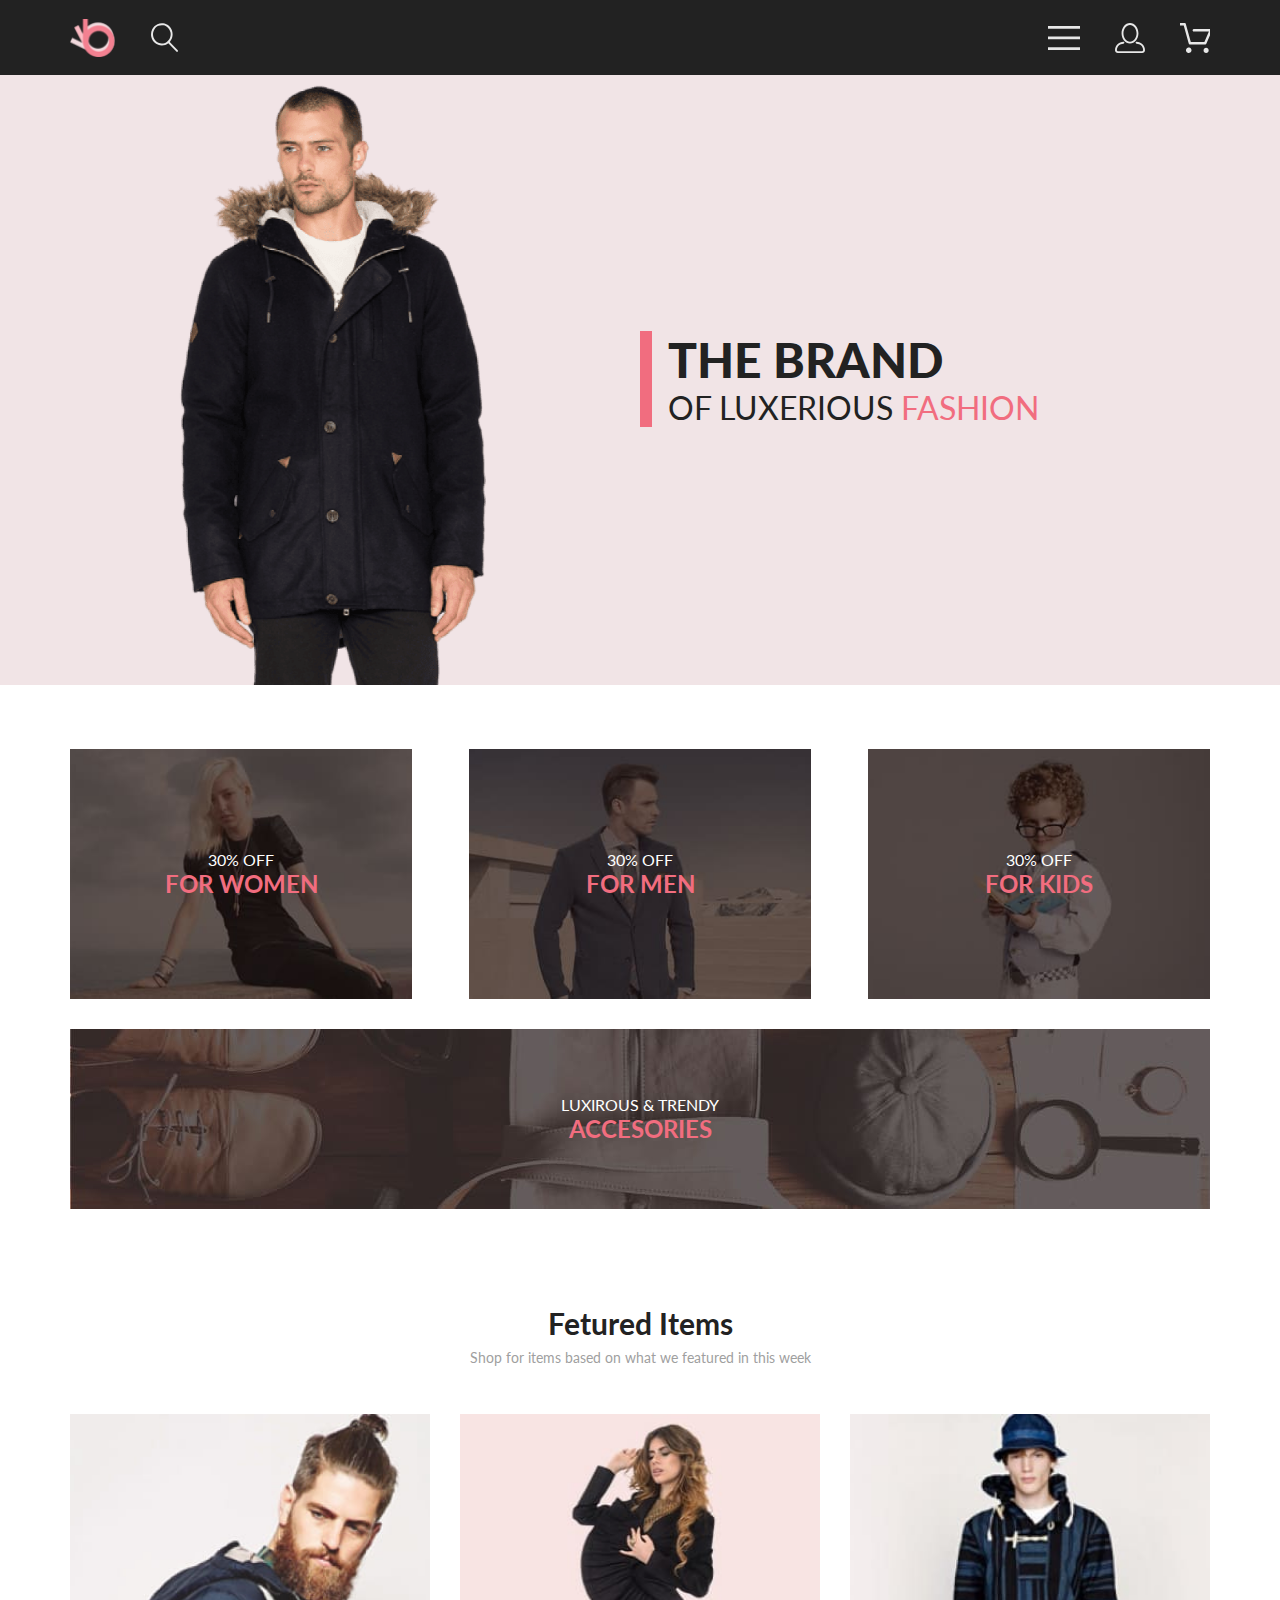
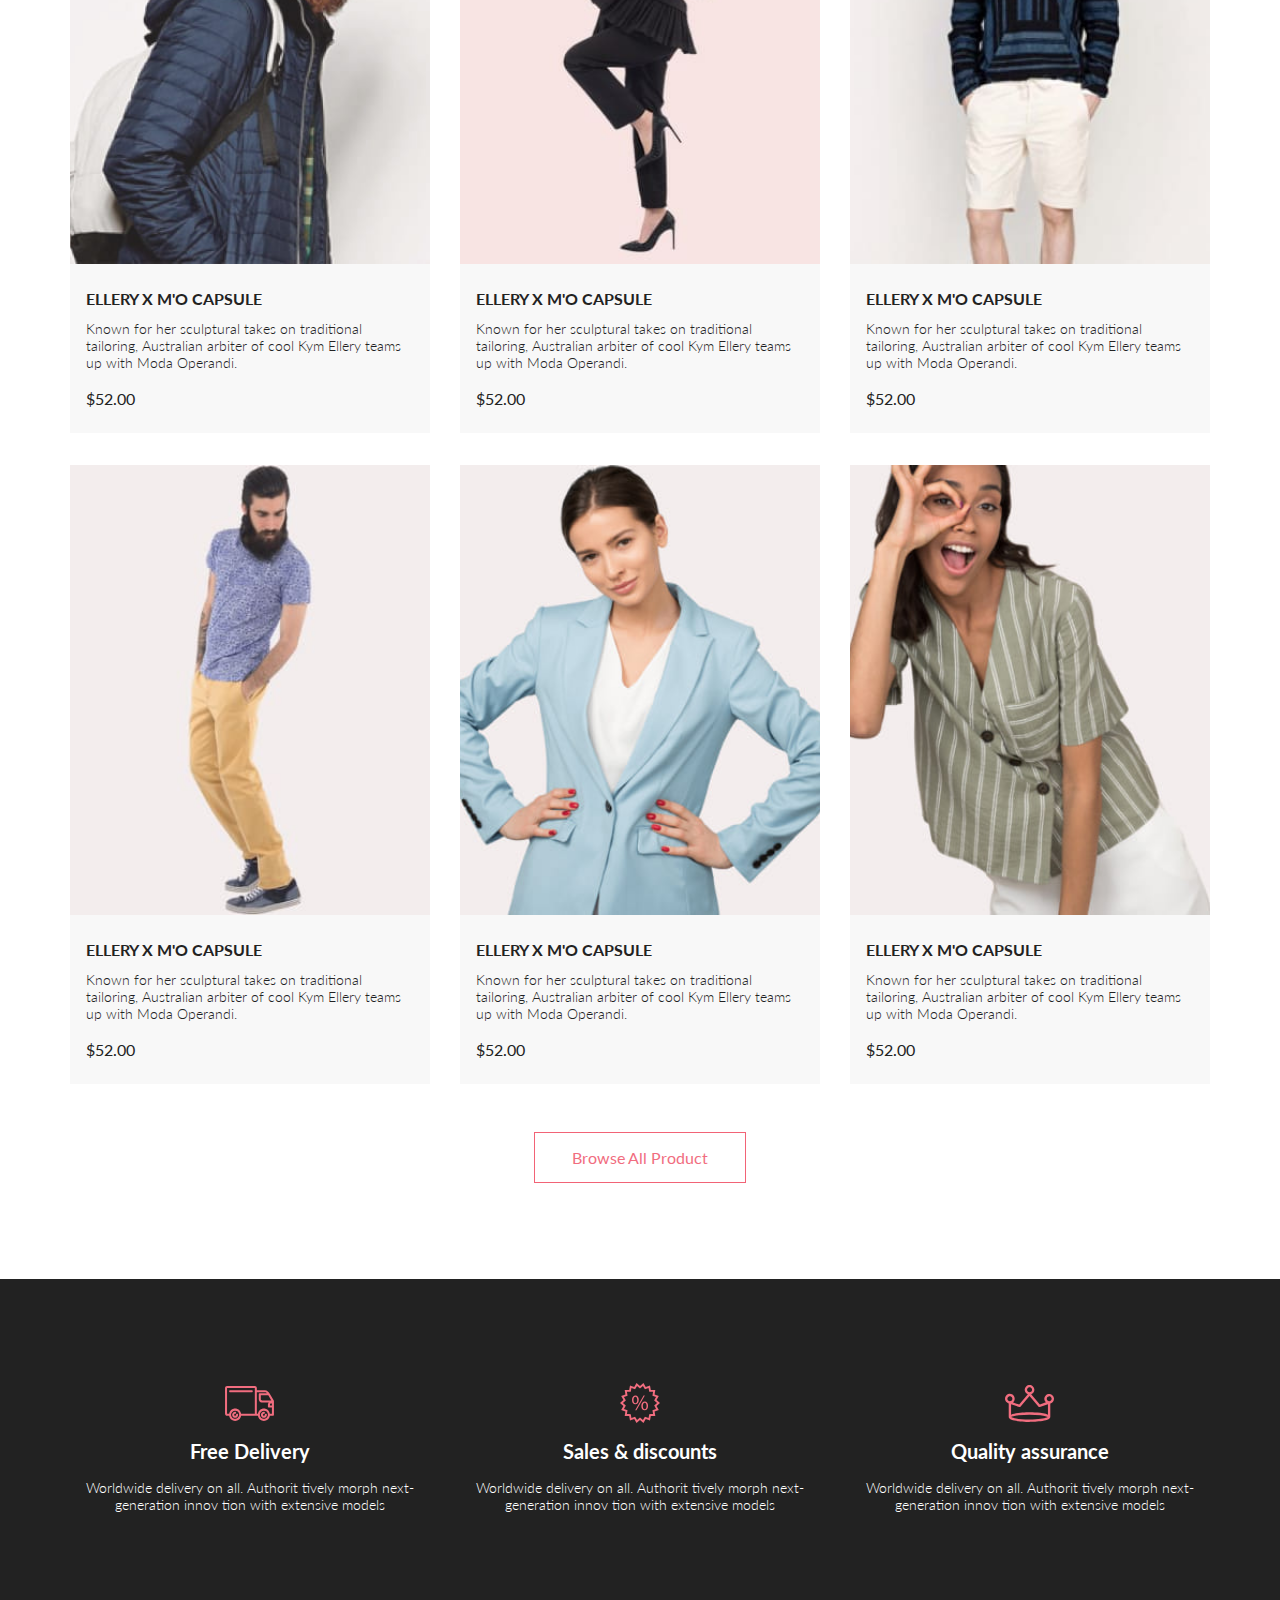
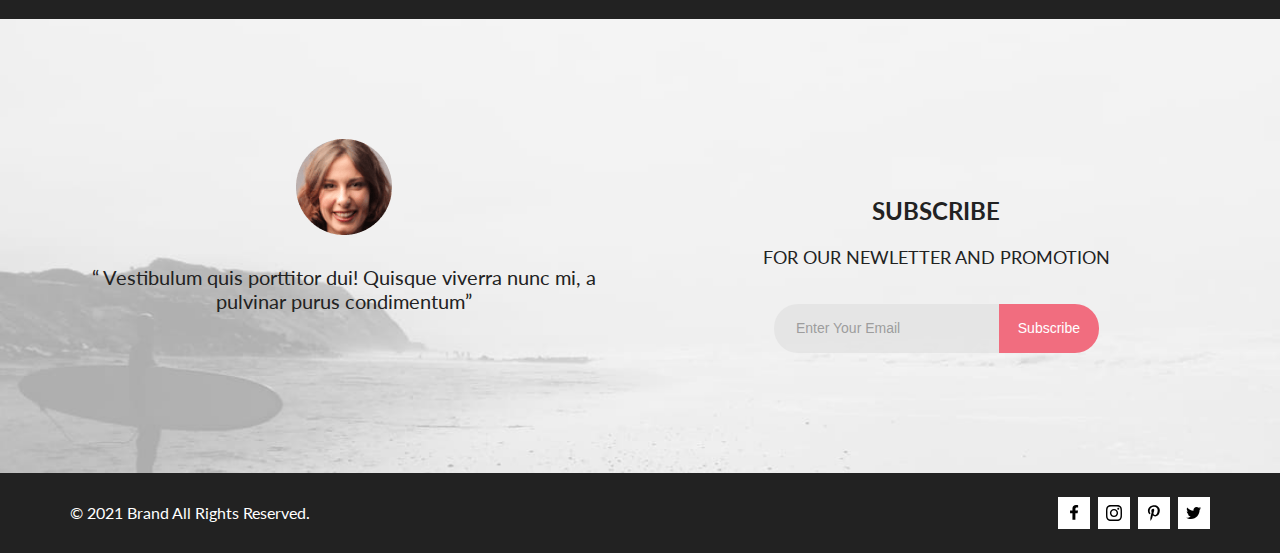
<file: index.html>
<!DOCTYPE html>
<html lang="en">

<head>
    <meta charset="UTF-8">
    <meta name="viewport" content="width=device-width, initial-scale=1.0">
    <title>Professional Shop</title>
    <link rel="preconnect" href="https://fonts.gstatic.com">
    <link href="https://fonts.googleapis.com/css2?family=Lato:wght@300;400;700;900&display=swap" rel="stylesheet">
    <link rel="stylesheet" href="style.css">
</head>

<body>

<div class="wrapper">   

    <header class="header center">
        <div class="header__left">
            <a class="header__logo" href="#">
                <img class="header__photo" src="img/logo.svg" alt="logo">
            </a>
            <a class="header__search" href="#">
                <img class="header__photo" src="img/search.svg" alt="search">
            </a>
        </div>

        <div class="header__right">
            <div class="header__menu">
                <img class="header__photo" src="img/menu.svg" alt="menu">    
            </div>
            <a class="header__account" href="registration.html">
                <img class="header__photo" src="img/account.svg" alt="account">
            </a>
            <a class="header__trash" href="cart.html">
                <img class="header__photo" src="img/trash.svg" alt="trash">
            </a>
        </div>
                
        <div class="header__popup">
            <div class="header__popup__close">
                <svg class="header__popup__close__img" width="16" height="16" viewBox="0 0 13 13"  xmlns="http://www.w3.org/2000/svg">
                    <path d="M7.4158 6.00409L11.7158 1.71409C11.9041 1.52579 12.0099 1.27039 12.0099 1.00409C12.0099 0.73779 11.9041 0.482395 11.7158 0.294092C11.5275 0.105788 11.2721 0 11.0058 0C10.7395 0 10.4841 0.105788 10.2958 0.294092L6.0058 4.59409L1.7158 0.294092C1.52749 0.105788 1.2721 -1.9841e-09 1.0058 0C0.739497 1.9841e-09 0.484102 0.105788 0.295798 0.294092C0.107495 0.482395 0.0017066 0.73779 0.0017066 1.00409C0.0017066 1.27039 0.107495 1.52579 0.295798 1.71409L4.5958 6.00409L0.295798 10.2941C0.20207 10.3871 0.127676 10.4977 0.0769072 10.6195C0.0261385 10.7414 0 10.8721 0 11.0041C0 11.1361 0.0261385 11.2668 0.0769072 11.3887C0.127676 11.5105 0.20207 11.6211 0.295798 11.7141C0.388761 11.8078 0.499362 11.8822 0.621222 11.933C0.743081 11.9838 0.873786 12.0099 1.0058 12.0099C1.13781 12.0099 1.26852 11.9838 1.39038 11.933C1.51223 11.8822 1.62284 11.8078 1.7158 11.7141L6.0058 7.41409L10.2958 11.7141C10.3888 11.8078 10.4994 11.8822 10.6212 11.933C10.7431 11.9838 10.8738 12.0099 11.0058 12.0099C11.1378 12.0099 11.2685 11.9838 11.3904 11.933C11.5122 11.8822 11.6228 11.8078 11.7158 11.7141C11.8095 11.6211 11.8839 11.5105 11.9347 11.3887C11.9855 11.2668 12.0116 11.1361 12.0116 11.0041C12.0116 10.8721 11.9855 10.7414 11.9347 10.6195C11.8839 10.4977 11.8095 10.3871 11.7158 10.2941L7.4158 6.00409Z"/>
                </svg>
            </div>      
            <h2 class="header__popup__header">menu</h2>

            <ul class="header__popup__menu">
                <li class="header__popup__list">
                    <a class="header__popup__link" href="catalog.html">Catalog</a>
                </li>  
                <li class="header__popup__list">
                    <a class="header__popup__link" href="registration.html">Registration</a>
                </li>
                <li class="header__popup__list">
                    <a class="header__popup__link" href="cart.html">Shopping cart</a>
                </li> 
            </ul>                
            <h2 class="header__popup__header header__popup__header_color">man</h2>    

            <ul class="header__popup__menu">         
                <li class="header__popup__list">
                    <a class="header__popup__link" href="product.html">Accessories</a>
                </li>
                <li class="header__popup__list">
                    <a class="header__popup__link" href="product.html">Bags</a>
                </li>
                <li class="header__popup__list">
                    <a class="header__popup__link" href="product.html">Denim</a>
                </li>
                <li class="header__popup__list">
                    <a class="header__popup__link" href="product.html">T-Shirts</a>
                </li>
            </ul>     

            <h2 class="header__popup__header header__popup__header_color">woman</h2>   

            <ul class="header__popup__menu">
                <li class="header__popup__list">
                    <a class="header__popup__link" href="product.html">Accessories</a>
                </li>
                <li class="main__menu__list__list">
                    <a class="header__popup__link" href="product.html">Jackets & Coats</a>
                </li>
                <li class="header__popup__list">
                    <a class="header__popup__link" href="product.html">Polos</a>
                </li>
                <li class="header__popup__list">
                    <a class="header__popup__list" href="product.html">T-Shirts</a>
                </li>
                <li class="header__popup__list">
                    <a class="header__popup__link" href="product.html">Shirts</a>
                </li>
            </ul>    

            <h2 class="header__popup__header header__popup__header_color">kids</h2>  

            <ul class="header__popup__menu">                
                <li class="header__popup__list">
                    <a class="header__popup__link" href="product.html">Accessories</a>
                </li>
                <li class="header__popup__list">
                    <a class="header__popup__link" href="product.html">Jackets & Coats</a>
                </li>
                <li class="header__popup__list">
                    <a class="header__popup__link" href="product.html">Polos</a>
                </li>
                <li class="header__popup__list">
                    <a class="header__popup__link" href="product.html">T-Shirts</a>
                </li>
                <li class="header__popup__list">
                    <a class="header__popup__link" href="product.html">Shirts</a>
                </li>
                <li class="header__popup__list">
                    <a class="header__popup__link" href="product.html">Bags</a>
                </li>
            </ul>           
        </div>
    </header>

    <main class="main">

        <section class="promo center">
            <div class="promo__img">
                <img class="promo__photo" src="img/promo-img.png" alt="promo-img">
            </div>
            <div class="promo__descriptions">
                <div class="promo__content">
                    <h1 class="promo__heading">the brand</h1>
                    <p class="promo__text">of luxerious <span class="promo__span">fashion</span></p>
                </div>
            </div>
        </section>

        <section class="sales center">
            <div class="sales__top">
                <div class="sales__item">
                    <img class="sales__item__img" src="img/item-1.jpg" alt="for women">
                    <div class="sales__description">
                        <p class="sales__text">30% off</p>
                        <h3 class="sales__heading">for women</h3>
                    </div>
                </div>
                <div class="sales__item">
                    <img class="sales__item__img" src="img/item-2.jpg" alt="for men">
                    <div class="sales__description">
                        <p class="sales__text">30% off</p>
                        <h3 class="sales__heading">for men</h3>
                    </div>
                </div>
                <div class="sales__item">
                    <img class="sales__item__img" src="img/item-3.jpg" alt="for kids">
                    <div class="sales__description">
                        <p class="sales__text">30% off</p>
                        <h3 class="sales__heading">for kids</h3>
                    </div>
                </div>
            </div>

            <div class="sales__bottom">
                <div class="sales__item sales__item_big">
                    <img class="sales__item__img" src="img/item-big.jpg" alt="accesories">
                    <div class="sales__description">
                        <p class="sales__text">luxirous & trendy</p>
                        <h3 class="sales__heading">accesories</h3>
                    </div>
                </div>
            </div>
        </section>

        <section class="product center">
            <h3 class="product__heading">Fetured Items</h3>
            <p class="product__info">Shop for items based on what we featured in this week</p>
            <div class="product__box">
                <div class="product__items">
                    <a class="product__link" href="product.html">
                        <div class="product__img">
                            <img src="img/product-1.jpg" alt="product-1">
                        </div>
                    </a>
                    <div class="product__button">
                        <a href="cart.html" class="product__addtocard__link">
                            <svg class="product__button__img" width="27" height="25" viewBox="0 0 27 25"  xmlns="http://www.w3.org/2000/svg">
                                <path d="M21.876 22.2662C21.921 22.2549 21.9423 22.2339 21.96 22.2129C21.9678 22.2037 21.9756 22.1946 21.9835 22.1855C22.02 22.1438 22.0233 22.0553 22.0224 22.0105C22.0092 21.9044 21.9185 21.8315 21.8412 21.8315C21.8375 21.8315 21.8336 21.8317 21.8312 21.8318C21.7531 21.8372 21.6653 21.9409 21.6719 22.0625C21.6813 22.1793 21.7675 22.2662 21.8392 22.2662H21.876ZM8.21954 22.2599C8.31873 22.2599 8.39935 22.1655 8.39935 22.0496C8.39935 21.9341 8.31873 21.8401 8.21954 21.8401C8.12042 21.8401 8.03973 21.9341 8.03973 22.0496C8.03973 22.1655 8.12042 22.2599 8.21954 22.2599ZM21.9995 24.2662C21.9517 24.2662 21.8878 24.2662 21.8392 24.2662C20.7017 24.2662 19.7567 23.3545 19.6765 22.198C19.5964 20.9929 20.4937 19.9183 21.6953 19.8364C21.7441 19.8331 21.7928 19.8315 21.8412 19.8315C22.9799 19.8315 23.9413 20.7324 24.019 21.8884C24.0505 22.4915 23.8741 23.0612 23.4898 23.5012C23.1055 23.9575 22.5764 24.2177 21.9995 24.2662ZM8.21954 24.2599C7.01532 24.2599 6.03973 23.2709 6.03973 22.0496C6.03973 20.8291 7.01532 19.8401 8.21954 19.8401C9.42371 19.8401 10.3994 20.8291 10.3994 22.0496C10.3994 23.2709 9.42371 24.2599 8.21954 24.2599ZM21.1984 17.3938H9.13306C8.70013 17.3938 8.31586 17.1005 8.20331 16.6775L4.27753 2.24768H1.52173C0.993408 2.24768 0.560547 1.80859 0.560547 1.27039C0.560547 0.733032 0.993408 0.292969 1.52173 0.292969H4.99933C5.43134 0.292969 5.81561 0.586304 5.9281 1.01025L9.85394 15.4391H20.5576L24.1144 7.13379H12.2578C11.7286 7.13379 11.2957 6.69373 11.2957 6.15649C11.2957 5.61914 11.7286 5.17908 12.2578 5.17908H25.5886C25.9091 5.17908 26.2141 5.34192 26.3896 5.61914C26.566 5.89539 26.5984 6.23743 26.4697 6.547L22.0795 16.807C21.9193 17.1653 21.5827 17.3938 21.1984 17.3938Z"/>
                            </svg>
                            Add to Cart
                        </a>
                    </div>
                    <div class="product__descriptions">
                        <a href="product.html" class="product__link__heading">ellery x m'o capsule</a>
                        <p class="product__text">Known for her sculptural takes on traditional tailoring, Australian arbiter of cool Kym Ellery teams up with Moda Operandi.</p>
                        <p class="product__price">$52.00</p>
                    </div>

                </div>
                <div class="product__items">
                    <a class="product__link" href="product.html">
                        <div class="product__img">       
                            <img src="img/product-2.jpg" alt="product-2">
                        </div>
                    </a>
                    <div class="product__button">
                        <a href="cart.html" class="product__addtocard__link">
                            <svg class="product__button__img" width="27" height="25" viewBox="0 0 27 25"  xmlns="http://www.w3.org/2000/svg">
                                <path d="M21.876 22.2662C21.921 22.2549 21.9423 22.2339 21.96 22.2129C21.9678 22.2037 21.9756 22.1946 21.9835 22.1855C22.02 22.1438 22.0233 22.0553 22.0224 22.0105C22.0092 21.9044 21.9185 21.8315 21.8412 21.8315C21.8375 21.8315 21.8336 21.8317 21.8312 21.8318C21.7531 21.8372 21.6653 21.9409 21.6719 22.0625C21.6813 22.1793 21.7675 22.2662 21.8392 22.2662H21.876ZM8.21954 22.2599C8.31873 22.2599 8.39935 22.1655 8.39935 22.0496C8.39935 21.9341 8.31873 21.8401 8.21954 21.8401C8.12042 21.8401 8.03973 21.9341 8.03973 22.0496C8.03973 22.1655 8.12042 22.2599 8.21954 22.2599ZM21.9995 24.2662C21.9517 24.2662 21.8878 24.2662 21.8392 24.2662C20.7017 24.2662 19.7567 23.3545 19.6765 22.198C19.5964 20.9929 20.4937 19.9183 21.6953 19.8364C21.7441 19.8331 21.7928 19.8315 21.8412 19.8315C22.9799 19.8315 23.9413 20.7324 24.019 21.8884C24.0505 22.4915 23.8741 23.0612 23.4898 23.5012C23.1055 23.9575 22.5764 24.2177 21.9995 24.2662ZM8.21954 24.2599C7.01532 24.2599 6.03973 23.2709 6.03973 22.0496C6.03973 20.8291 7.01532 19.8401 8.21954 19.8401C9.42371 19.8401 10.3994 20.8291 10.3994 22.0496C10.3994 23.2709 9.42371 24.2599 8.21954 24.2599ZM21.1984 17.3938H9.13306C8.70013 17.3938 8.31586 17.1005 8.20331 16.6775L4.27753 2.24768H1.52173C0.993408 2.24768 0.560547 1.80859 0.560547 1.27039C0.560547 0.733032 0.993408 0.292969 1.52173 0.292969H4.99933C5.43134 0.292969 5.81561 0.586304 5.9281 1.01025L9.85394 15.4391H20.5576L24.1144 7.13379H12.2578C11.7286 7.13379 11.2957 6.69373 11.2957 6.15649C11.2957 5.61914 11.7286 5.17908 12.2578 5.17908H25.5886C25.9091 5.17908 26.2141 5.34192 26.3896 5.61914C26.566 5.89539 26.5984 6.23743 26.4697 6.547L22.0795 16.807C21.9193 17.1653 21.5827 17.3938 21.1984 17.3938Z"/>
                            </svg> 
                            Add to Cart
                        </a>
                    </div>
                    <div class="product__descriptions">
                        <a href="product.html" class="product__link__heading">ellery x m'o capsule</a>
                        <p class="product__text">Known for her sculptural takes on traditional tailoring, Australian arbiter of cool Kym Ellery teams up with Moda Operandi.</p>
                        <p class="product__price">$52.00</p>
                    </div>
                </div>
                <div class="product__items">
                    <a class="product__link" href="product.html">
                        <div class="product__img">
                            <img src="img/product-3.jpg" alt="product-3">
                        </div>
                    </a>
                    <div class="product__button">
                        <a href="cart.html" class="product__addtocard__link">
                            <svg class="product__button__img" width="27" height="25" viewBox="0 0 27 25"  xmlns="http://www.w3.org/2000/svg">
                                <path d="M21.876 22.2662C21.921 22.2549 21.9423 22.2339 21.96 22.2129C21.9678 22.2037 21.9756 22.1946 21.9835 22.1855C22.02 22.1438 22.0233 22.0553 22.0224 22.0105C22.0092 21.9044 21.9185 21.8315 21.8412 21.8315C21.8375 21.8315 21.8336 21.8317 21.8312 21.8318C21.7531 21.8372 21.6653 21.9409 21.6719 22.0625C21.6813 22.1793 21.7675 22.2662 21.8392 22.2662H21.876ZM8.21954 22.2599C8.31873 22.2599 8.39935 22.1655 8.39935 22.0496C8.39935 21.9341 8.31873 21.8401 8.21954 21.8401C8.12042 21.8401 8.03973 21.9341 8.03973 22.0496C8.03973 22.1655 8.12042 22.2599 8.21954 22.2599ZM21.9995 24.2662C21.9517 24.2662 21.8878 24.2662 21.8392 24.2662C20.7017 24.2662 19.7567 23.3545 19.6765 22.198C19.5964 20.9929 20.4937 19.9183 21.6953 19.8364C21.7441 19.8331 21.7928 19.8315 21.8412 19.8315C22.9799 19.8315 23.9413 20.7324 24.019 21.8884C24.0505 22.4915 23.8741 23.0612 23.4898 23.5012C23.1055 23.9575 22.5764 24.2177 21.9995 24.2662ZM8.21954 24.2599C7.01532 24.2599 6.03973 23.2709 6.03973 22.0496C6.03973 20.8291 7.01532 19.8401 8.21954 19.8401C9.42371 19.8401 10.3994 20.8291 10.3994 22.0496C10.3994 23.2709 9.42371 24.2599 8.21954 24.2599ZM21.1984 17.3938H9.13306C8.70013 17.3938 8.31586 17.1005 8.20331 16.6775L4.27753 2.24768H1.52173C0.993408 2.24768 0.560547 1.80859 0.560547 1.27039C0.560547 0.733032 0.993408 0.292969 1.52173 0.292969H4.99933C5.43134 0.292969 5.81561 0.586304 5.9281 1.01025L9.85394 15.4391H20.5576L24.1144 7.13379H12.2578C11.7286 7.13379 11.2957 6.69373 11.2957 6.15649C11.2957 5.61914 11.7286 5.17908 12.2578 5.17908H25.5886C25.9091 5.17908 26.2141 5.34192 26.3896 5.61914C26.566 5.89539 26.5984 6.23743 26.4697 6.547L22.0795 16.807C21.9193 17.1653 21.5827 17.3938 21.1984 17.3938Z"/>
                            </svg> 
                            Add to Cart
                        </a>
                    </div>
                    <div class="product__descriptions">
                        <a href="product.html" class="product__link__heading">ellery x m'o capsule</a>
                        <p class="product__text">Known for her sculptural takes on traditional tailoring, Australian arbiter of cool Kym Ellery teams up with Moda Operandi.</p>
                        <p class="product__price">$52.00</p>
                    </div>
                </div>
                <div class="product__items">
                    <a class="product__link" href="product.html">
                        <div class="product__img">
                            <img src="img/product-4.jpg" alt="product-4">
                        </div>
                    </a>
                    <div class="product__button">
                        <a href="cart.html" class="product__addtocard__link">
                            <svg class="product__button__img" width="27" height="25" viewBox="0 0 27 25"  xmlns="http://www.w3.org/2000/svg">
                                <path d="M21.876 22.2662C21.921 22.2549 21.9423 22.2339 21.96 22.2129C21.9678 22.2037 21.9756 22.1946 21.9835 22.1855C22.02 22.1438 22.0233 22.0553 22.0224 22.0105C22.0092 21.9044 21.9185 21.8315 21.8412 21.8315C21.8375 21.8315 21.8336 21.8317 21.8312 21.8318C21.7531 21.8372 21.6653 21.9409 21.6719 22.0625C21.6813 22.1793 21.7675 22.2662 21.8392 22.2662H21.876ZM8.21954 22.2599C8.31873 22.2599 8.39935 22.1655 8.39935 22.0496C8.39935 21.9341 8.31873 21.8401 8.21954 21.8401C8.12042 21.8401 8.03973 21.9341 8.03973 22.0496C8.03973 22.1655 8.12042 22.2599 8.21954 22.2599ZM21.9995 24.2662C21.9517 24.2662 21.8878 24.2662 21.8392 24.2662C20.7017 24.2662 19.7567 23.3545 19.6765 22.198C19.5964 20.9929 20.4937 19.9183 21.6953 19.8364C21.7441 19.8331 21.7928 19.8315 21.8412 19.8315C22.9799 19.8315 23.9413 20.7324 24.019 21.8884C24.0505 22.4915 23.8741 23.0612 23.4898 23.5012C23.1055 23.9575 22.5764 24.2177 21.9995 24.2662ZM8.21954 24.2599C7.01532 24.2599 6.03973 23.2709 6.03973 22.0496C6.03973 20.8291 7.01532 19.8401 8.21954 19.8401C9.42371 19.8401 10.3994 20.8291 10.3994 22.0496C10.3994 23.2709 9.42371 24.2599 8.21954 24.2599ZM21.1984 17.3938H9.13306C8.70013 17.3938 8.31586 17.1005 8.20331 16.6775L4.27753 2.24768H1.52173C0.993408 2.24768 0.560547 1.80859 0.560547 1.27039C0.560547 0.733032 0.993408 0.292969 1.52173 0.292969H4.99933C5.43134 0.292969 5.81561 0.586304 5.9281 1.01025L9.85394 15.4391H20.5576L24.1144 7.13379H12.2578C11.7286 7.13379 11.2957 6.69373 11.2957 6.15649C11.2957 5.61914 11.7286 5.17908 12.2578 5.17908H25.5886C25.9091 5.17908 26.2141 5.34192 26.3896 5.61914C26.566 5.89539 26.5984 6.23743 26.4697 6.547L22.0795 16.807C21.9193 17.1653 21.5827 17.3938 21.1984 17.3938Z"/>
                            </svg> 
                            Add to Cart
                        </a>
                    </div>
                    <div class="product__descriptions">
                        <a href="product.html" class="product__link__heading">ellery x m'o capsule</a>
                        <p class="product__text">Known for her sculptural takes on traditional tailoring, Australian arbiter of cool Kym Ellery teams up with Moda Operandi.</p>
                        <p class="product__price">$52.00</p>
                    </div>
                </div>
                <div class="product__items">
                    <a class="product__link" href="product.html">
                        <div class="product__img">
                            <img src="img/product-5.jpg" alt="product-5">
                        </div>
                    </a>
                    <div class="product__button">
                        <a href="cart.html" class="product__addtocard__link">
                            <svg class="product__button__img" width="27" height="25" viewBox="0 0 27 25"  xmlns="http://www.w3.org/2000/svg">
                                <path d="M21.876 22.2662C21.921 22.2549 21.9423 22.2339 21.96 22.2129C21.9678 22.2037 21.9756 22.1946 21.9835 22.1855C22.02 22.1438 22.0233 22.0553 22.0224 22.0105C22.0092 21.9044 21.9185 21.8315 21.8412 21.8315C21.8375 21.8315 21.8336 21.8317 21.8312 21.8318C21.7531 21.8372 21.6653 21.9409 21.6719 22.0625C21.6813 22.1793 21.7675 22.2662 21.8392 22.2662H21.876ZM8.21954 22.2599C8.31873 22.2599 8.39935 22.1655 8.39935 22.0496C8.39935 21.9341 8.31873 21.8401 8.21954 21.8401C8.12042 21.8401 8.03973 21.9341 8.03973 22.0496C8.03973 22.1655 8.12042 22.2599 8.21954 22.2599ZM21.9995 24.2662C21.9517 24.2662 21.8878 24.2662 21.8392 24.2662C20.7017 24.2662 19.7567 23.3545 19.6765 22.198C19.5964 20.9929 20.4937 19.9183 21.6953 19.8364C21.7441 19.8331 21.7928 19.8315 21.8412 19.8315C22.9799 19.8315 23.9413 20.7324 24.019 21.8884C24.0505 22.4915 23.8741 23.0612 23.4898 23.5012C23.1055 23.9575 22.5764 24.2177 21.9995 24.2662ZM8.21954 24.2599C7.01532 24.2599 6.03973 23.2709 6.03973 22.0496C6.03973 20.8291 7.01532 19.8401 8.21954 19.8401C9.42371 19.8401 10.3994 20.8291 10.3994 22.0496C10.3994 23.2709 9.42371 24.2599 8.21954 24.2599ZM21.1984 17.3938H9.13306C8.70013 17.3938 8.31586 17.1005 8.20331 16.6775L4.27753 2.24768H1.52173C0.993408 2.24768 0.560547 1.80859 0.560547 1.27039C0.560547 0.733032 0.993408 0.292969 1.52173 0.292969H4.99933C5.43134 0.292969 5.81561 0.586304 5.9281 1.01025L9.85394 15.4391H20.5576L24.1144 7.13379H12.2578C11.7286 7.13379 11.2957 6.69373 11.2957 6.15649C11.2957 5.61914 11.7286 5.17908 12.2578 5.17908H25.5886C25.9091 5.17908 26.2141 5.34192 26.3896 5.61914C26.566 5.89539 26.5984 6.23743 26.4697 6.547L22.0795 16.807C21.9193 17.1653 21.5827 17.3938 21.1984 17.3938Z"/>
                            </svg> 
                            Add to Cart
                        </a>
                    </div>
                    <div class="product__descriptions">
                        <a href="product.html" class="product__link__heading">ellery x m'o capsule</a>
                        <p class="product__text">Known for her sculptural takes on traditional tailoring, Australian arbiter of cool Kym Ellery teams up with Moda Operandi.</p>
                        <p class="product__price">$52.00</p>
                    </div>
                </div>
                <div class="product__items">
                    <a class="product__link" href="product.html">
                        <div class="product__img">
                            <img src="img/product-6.jpg" alt="product-6">
                        </div>
                    </a>
                    <div class="product__button">
                        <a href="cart.html" class="product__addtocard__link">
                            <svg class="product__button__img" width="27" height="25" viewBox="0 0 27 25"  xmlns="http://www.w3.org/2000/svg">
                                <path d="M21.876 22.2662C21.921 22.2549 21.9423 22.2339 21.96 22.2129C21.9678 22.2037 21.9756 22.1946 21.9835 22.1855C22.02 22.1438 22.0233 22.0553 22.0224 22.0105C22.0092 21.9044 21.9185 21.8315 21.8412 21.8315C21.8375 21.8315 21.8336 21.8317 21.8312 21.8318C21.7531 21.8372 21.6653 21.9409 21.6719 22.0625C21.6813 22.1793 21.7675 22.2662 21.8392 22.2662H21.876ZM8.21954 22.2599C8.31873 22.2599 8.39935 22.1655 8.39935 22.0496C8.39935 21.9341 8.31873 21.8401 8.21954 21.8401C8.12042 21.8401 8.03973 21.9341 8.03973 22.0496C8.03973 22.1655 8.12042 22.2599 8.21954 22.2599ZM21.9995 24.2662C21.9517 24.2662 21.8878 24.2662 21.8392 24.2662C20.7017 24.2662 19.7567 23.3545 19.6765 22.198C19.5964 20.9929 20.4937 19.9183 21.6953 19.8364C21.7441 19.8331 21.7928 19.8315 21.8412 19.8315C22.9799 19.8315 23.9413 20.7324 24.019 21.8884C24.0505 22.4915 23.8741 23.0612 23.4898 23.5012C23.1055 23.9575 22.5764 24.2177 21.9995 24.2662ZM8.21954 24.2599C7.01532 24.2599 6.03973 23.2709 6.03973 22.0496C6.03973 20.8291 7.01532 19.8401 8.21954 19.8401C9.42371 19.8401 10.3994 20.8291 10.3994 22.0496C10.3994 23.2709 9.42371 24.2599 8.21954 24.2599ZM21.1984 17.3938H9.13306C8.70013 17.3938 8.31586 17.1005 8.20331 16.6775L4.27753 2.24768H1.52173C0.993408 2.24768 0.560547 1.80859 0.560547 1.27039C0.560547 0.733032 0.993408 0.292969 1.52173 0.292969H4.99933C5.43134 0.292969 5.81561 0.586304 5.9281 1.01025L9.85394 15.4391H20.5576L24.1144 7.13379H12.2578C11.7286 7.13379 11.2957 6.69373 11.2957 6.15649C11.2957 5.61914 11.7286 5.17908 12.2578 5.17908H25.5886C25.9091 5.17908 26.2141 5.34192 26.3896 5.61914C26.566 5.89539 26.5984 6.23743 26.4697 6.547L22.0795 16.807C21.9193 17.1653 21.5827 17.3938 21.1984 17.3938Z"/>
                            </svg> 
                            Add to Cart
                        </a>
                    </div>
                    <div class="product__descriptions">
                        <a href="product.html" class="product__link__heading">ellery x m'o capsule</a>
                        <p class="product__text">Known for her sculptural takes on traditional tailoring, Australian arbiter of cool Kym Ellery teams up with Moda Operandi.</p>
                        <p class="product__price">$52.00</p>
                    </div>
                </div>
            </div>
            <div class="product__block__button">
                <a class="product__button__link" href="catalog.html">Browse All Product</a>
            </div>
        </section>

        <section class="feature center">
            <div class="feature__content center">
                <div class="feature__items">
                    <div class="feature__img">
                        <img class="feature__icon" src="img/delivery.svg" alt="delivery">
                    </div>
                    <div class="feature__descriptions">
                        <h3 class="feature__heading">Free Delivery</h3>
                        <p class="feature__text">Worldwide delivery on all. Authorit tively morph next-generation innov tion with extensive models</p>
                    </div>
                </div>
                <div class="feature__items">
                    <div class="feature__img">
                        <img class="feature__icon" src="img/discount.svg" alt="discount">
                    </div>
                    <div class="feature__descriptions">
                        <h3 class="feature__heading">Sales & discounts</h3>
                        <p class="feature__text">Worldwide delivery on all. Authorit tively morph next-generation innov tion with extensive models</p>
                    </div>
                </div>
                <div class="feature__items">
                    <div class="feature__img">
                        <img class="feature__icon" src="img/quality.svg" alt="quality">
                    </div>
                    <div class="feature__descriptions">
                        <h3 class="feature__heading">Quality assurance</h3>
                        <p class="feature__text">Worldwide delivery on all. Authorit tively morph next-generation innov tion with extensive models</p>
                    </div>
                </div>
            </div>
        </section>

        <section class="subscribe center">
            <div class="subscribe__info">
                <div class="subscribe__img">
                    <img class="subscribe__photo" src="img/photo-subscribe.png" alt="photo subscribe">
                </div>
                <p class="subscribe__text"> <q> Vestibulum quis porttitor dui! Quisque viverra nunc mi, a pulvinar purus condimentum</q></p>
            </div>
            <div class="subscribe__address">
                <div class="subscribe__descriptions">
                    <h3 class="subscribe__heading">Subscribe</h3>
                    <p class="subscribe__text_form">for our newletter and promotion</p>
                </div>
                <form action="#" class="subscribe__form">
                    <input class="subscribe__field" type="email" placeholder="Enter Your Email" required>
                    <button class="subscribe__button" type="submit">Subscribe</button>
                </form>
            </div>
        </section>

    </main> 

    <footer class="footer center">
        <div class="footer__left">
            <p class="footer__copyright">&copy; 2021 Brand All Rights Reserved.</p>
        </div>
        <div class="footer__right">
            <a class="footer__link" href="https://www.facebook.com/">
                <svg class="footer__img" width="11" height="16" viewBox="0 0 11 16" xmlns="http://www.w3.org/2000/svg">
                    <path d="M9.08836 8.28L9.50686 5.61602H6.89022V3.88729C6.89022 3.15847 7.25574 2.44806 8.42765 2.44806H9.61722V0.179975C9.61722 0.179975 8.53772 0 7.50561 0C5.35073 0 3.9422 1.27593 3.9422 3.5857V5.61602H1.54688V8.28H3.9422V14.72H6.89022V8.28H9.08836Z"/>
                </svg>
            </a>
            <a class="footer__link" href="https://www.instagram.com/">            
                <svg class="footer__img" width="17" height="16" viewBox="0 0 14.9082 14.8789" fill="" xmlns="http://www.w3.org/2000/svg" xmlns:xlink="http://www.w3.org/1999/xlink">
                    <path d="M7.45 3.62C5.33 3.62 3.63 5.32 3.63 7.43C3.63 9.55 5.33 11.25 7.45 11.25C9.57 11.25 11.27 9.55 11.27 7.43C11.27 5.32 9.57 3.62 7.45 3.62ZM7.45 9.91C6.08 9.91 4.97 8.8 4.97 7.43C4.97 6.07 6.08 4.95 7.45 4.95C8.82 4.95 9.93 6.07 9.93 7.43C9.93 8.8 8.82 9.91 7.45 9.91ZM12.32 3.46C12.32 3.96 11.92 4.35 11.43 4.35C10.93 4.35 10.54 3.96 10.54 3.46C10.54 2.97 10.94 2.57 11.43 2.57C11.92 2.57 12.32 2.97 12.32 3.46ZM14.85 4.37C14.79 3.17 14.52 2.12 13.65 1.25C12.77 0.38 11.72 0.11 10.52 0.05C9.29 -0.02 5.6 -0.02 4.37 0.05C3.18 0.1 2.13 0.38 1.25 1.25C0.38 2.12 0.11 3.17 0.05 4.36C-0.02 5.59 -0.02 9.27 0.05 10.5C0.1 11.69 0.38 12.75 1.25 13.62C2.13 14.49 3.18 14.76 4.37 14.82C5.6 14.89 9.29 14.89 10.52 14.82C11.72 14.77 12.77 14.49 13.65 13.62C14.52 12.75 14.79 11.69 14.85 10.5C14.92 9.27 14.92 5.59 14.85 4.37ZM13.26 11.82C13 12.47 12.5 12.97 11.84 13.24C10.86 13.62 8.53 13.53 7.45 13.53C6.37 13.53 4.03 13.62 3.06 13.24C2.41 12.98 1.9 12.48 1.64 11.82C1.25 10.84 1.34 8.52 1.34 7.43C1.34 6.35 1.25 4.02 1.64 3.05C1.9 2.4 2.4 1.9 3.06 1.63C4.04 1.25 6.37 1.33 7.45 1.33C8.53 1.33 10.87 1.25 11.84 1.63C12.5 1.89 13 2.4 13.26 3.05C13.65 4.03 13.56 6.35 13.56 7.43C13.56 8.52 13.65 10.84 13.26 11.82Z" fill="" fill-opacity="1.000000" fill-rule="nonzero"/>
                </svg>
            </a>
            <a class="footer__link" href="https://www.pinterest.ru/">
                <svg class="footer__img" width="13" height="16" viewBox="0 0 13 16" xmlns="http://www.w3.org/2000/svg">
                    <path d="M6.74032 0.203125C3.55564 0.203125 0.408203 2.34063 0.408203 5.8C0.408203 8 1.63738 9.25 2.38233 9.25C2.68963 9.25 2.86655 8.3875 2.86655 8.14375C2.86655 7.85313 2.13091 7.23438 2.13091 6.025C2.13091 3.5125 4.03055 1.73125 6.4889 1.73125C8.60271 1.73125 10.1671 2.94062 10.1671 5.1625C10.1671 6.82187 9.50597 9.93437 7.36422 9.93437C6.59133 9.93437 5.93018 9.37187 5.93018 8.56563C5.93018 7.38438 6.74963 6.24062 6.74963 5.02187C6.74963 2.95312 3.835 3.32812 3.835 5.82812C3.835 6.35313 3.90018 6.93437 4.13298 7.4125C3.70463 9.26875 2.82931 12.0344 2.82931 13.9469C2.82931 14.5375 2.91311 15.1188 2.96899 15.7094C3.07452 15.8281 3.02175 15.8156 3.18316 15.7563C4.74757 13.6 4.69169 13.1781 5.3994 10.3562C5.78119 11.0875 6.76826 11.4812 7.55046 11.4812C10.8469 11.4812 12.3275 8.24688 12.3275 5.33125C12.3275 2.22813 9.66427 0.203125 6.74032 0.203125Z"/>
                </svg>
            </a>
            <a class="footer__link" href="https://twitter.com/">
                <svg class="footer__img" width="17" height="14" viewBox="0 0 17 14" xmlns="http://www.w3.org/2000/svg">
                    <path d="M14.417 3.74052C14.427 3.88264 14.427 4.0248 14.427 4.16692C14.427 8.50192 11.1498 13.4969 5.15986 13.4969C3.31448 13.4969 1.60022 12.9588 0.158203 12.0248C0.420396 12.0552 0.67247 12.0654 0.944752 12.0654C2.46741 12.0654 3.8691 11.5476 4.98843 10.6644C3.5565 10.6339 2.3565 9.68977 1.94305 8.39027C2.14475 8.4207 2.34642 8.44102 2.5582 8.44102C2.85063 8.44102 3.14308 8.40039 3.41533 8.32936C1.92291 8.02477 0.803551 6.70498 0.803551 5.11108V5.07048C1.23715 5.31414 1.74139 5.46642 2.2758 5.4867C1.39849 4.89786 0.823727 3.8928 0.823727 2.75573C0.823727 2.14661 0.985041 1.58823 1.26741 1.10092C2.87077 3.09077 5.28086 4.39023 7.98334 4.53239C7.93293 4.28873 7.90266 4.03495 7.90266 3.78114C7.90266 1.97402 9.35477 0.501953 11.1598 0.501953C12.0976 0.501953 12.9446 0.897891 13.5396 1.53748C14.2757 1.39536 14.9816 1.12123 15.6068 0.745609C15.3648 1.50705 14.8505 2.14664 14.1749 2.5527C14.8304 2.48167 15.4657 2.29889 16.0505 2.04511C15.6069 2.69483 15.0522 3.27348 14.417 3.74052Z"/>
                </svg>
            </a>
        </div>
    </footer>

</div>     

<script src="script.js"></script>
</body>
</html>
</file>
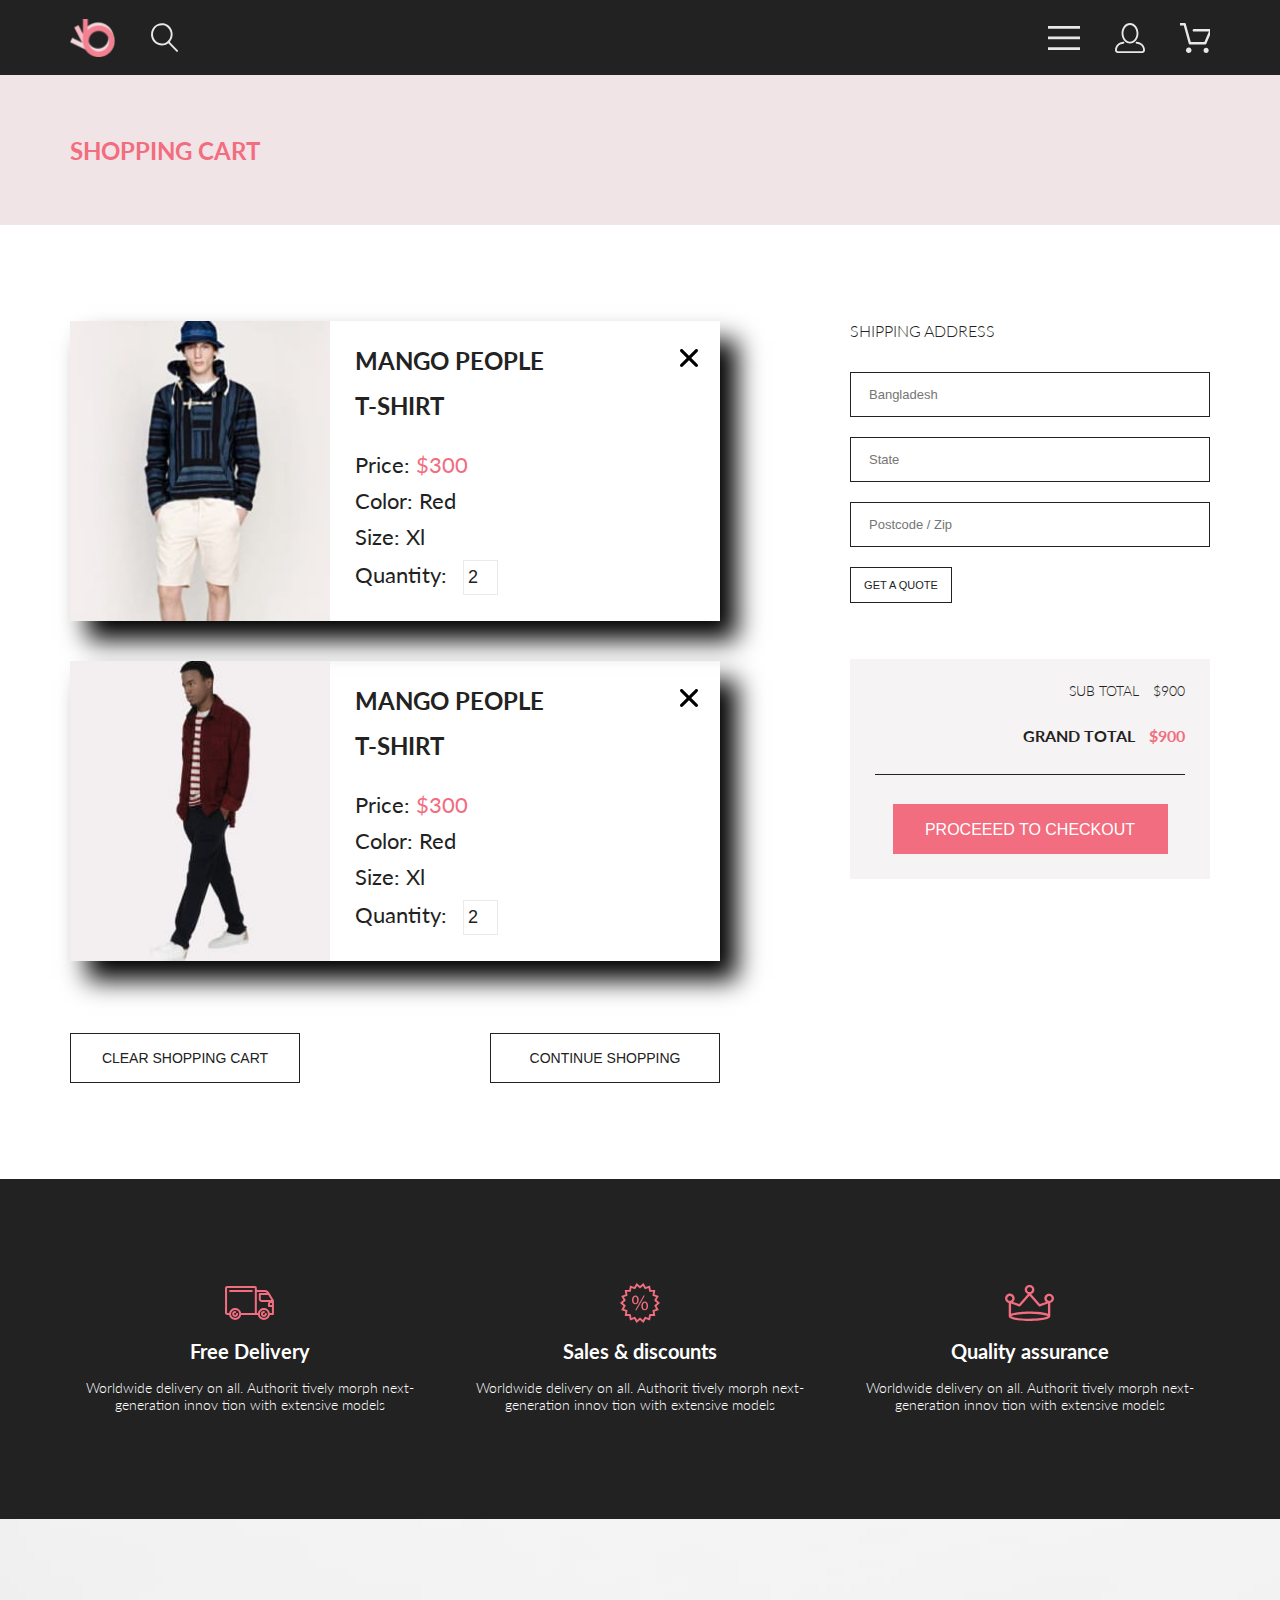
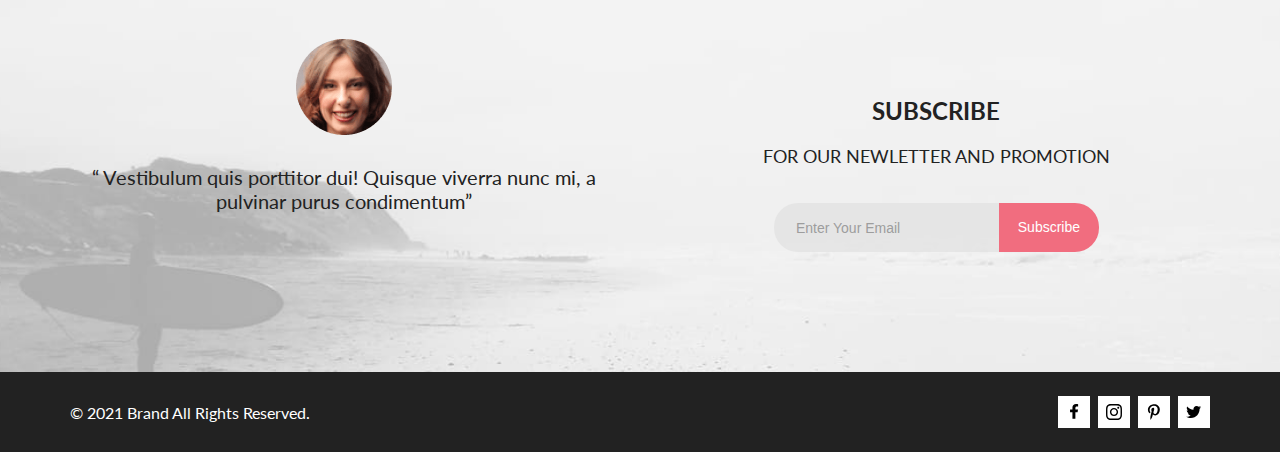
<file: cart.html>
<!DOCTYPE html>
<html lang="en">
<head>
    <meta charset="UTF-8">
    <meta name="viewport" content="width=device-width, initial-scale=1.0">
    <title>Professional Shop</title>
    <link rel="preconnect" href="https://fonts.gstatic.com">
    <link href="https://fonts.googleapis.com/css2?family=Lato:wght@300;400;700;900&display=swap" rel="stylesheet">
    <link rel="stylesheet" href="style.css">
</head>
<body>
    
<div class="wrapper">
  
    <header class="header center">
        <div class="header__left">
            <a class="header__logo" href="index.html">
                <img class="header__photo" src="img/logo.svg" alt="logo">
            </a>
            <a class="header__search" href="#">
                <img class="header__photo" src="img/search.svg" alt="search">
            </a>
        </div>

        <div class="header__right">
            <div class="header__menu">
                <img class="header__photo" src="img/menu.svg" alt="menu">    
            </div>
            <a class="header__account" href="registration.html">
                <img class="header__photo" src="img/account.svg" alt="account">
            </a>
            <a class="header__trash" href="#">
                <img class="header__photo" src="img/trash.svg" alt="trash">
            </a>
        </div>
                
        <div class="header__popup">
            <div class="header__popup__close">
                <svg class="header__popup__close__img" width="16" height="16" viewBox="0 0 13 13"  xmlns="http://www.w3.org/2000/svg">
                    <path d="M7.4158 6.00409L11.7158 1.71409C11.9041 1.52579 12.0099 1.27039 12.0099 1.00409C12.0099 0.73779 11.9041 0.482395 11.7158 0.294092C11.5275 0.105788 11.2721 0 11.0058 0C10.7395 0 10.4841 0.105788 10.2958 0.294092L6.0058 4.59409L1.7158 0.294092C1.52749 0.105788 1.2721 -1.9841e-09 1.0058 0C0.739497 1.9841e-09 0.484102 0.105788 0.295798 0.294092C0.107495 0.482395 0.0017066 0.73779 0.0017066 1.00409C0.0017066 1.27039 0.107495 1.52579 0.295798 1.71409L4.5958 6.00409L0.295798 10.2941C0.20207 10.3871 0.127676 10.4977 0.0769072 10.6195C0.0261385 10.7414 0 10.8721 0 11.0041C0 11.1361 0.0261385 11.2668 0.0769072 11.3887C0.127676 11.5105 0.20207 11.6211 0.295798 11.7141C0.388761 11.8078 0.499362 11.8822 0.621222 11.933C0.743081 11.9838 0.873786 12.0099 1.0058 12.0099C1.13781 12.0099 1.26852 11.9838 1.39038 11.933C1.51223 11.8822 1.62284 11.8078 1.7158 11.7141L6.0058 7.41409L10.2958 11.7141C10.3888 11.8078 10.4994 11.8822 10.6212 11.933C10.7431 11.9838 10.8738 12.0099 11.0058 12.0099C11.1378 12.0099 11.2685 11.9838 11.3904 11.933C11.5122 11.8822 11.6228 11.8078 11.7158 11.7141C11.8095 11.6211 11.8839 11.5105 11.9347 11.3887C11.9855 11.2668 12.0116 11.1361 12.0116 11.0041C12.0116 10.8721 11.9855 10.7414 11.9347 10.6195C11.8839 10.4977 11.8095 10.3871 11.7158 10.2941L7.4158 6.00409Z"/>
                </svg>
            </div>      
            <h2 class="header__popup__header">menu</h2>
            
            <ul class="header__popup__menu">
                <li class="header__popup__list">
                    <a class="header__popup__link" href="catalog.html">Catalog</a>
                </li>  
                <li class="header__popup__list">
                    <a class="header__popup__link" href="registration.html">Registration</a>
                </li>
                <li class="header__popup__list">
                    <a class="header__popup__link" href="#">Shopping cart</a>
                </li> 
            </ul>                
            <h2 class="header__popup__header header__popup__header_color">man</h2>    

            <ul class="header__popup__menu">         
                <li class="header__popup__list">
                    <a class="header__popup__link" href="product.html">Accessories</a>
                </li>
                <li class="header__popup__list">
                    <a class="header__popup__link" href="product.html">Bags</a>
                </li>
                <li class="header__popup__list">
                    <a class="header__popup__link" href="product.html">Denim</a>
                </li>
                <li class="header__popup__list">
                    <a class="header__popup__link" href="product.html">T-Shirts</a>
                </li>
            </ul>     

            <h2 class="header__popup__header header__popup__header_color">woman</h2>   

            <ul class="header__popup__menu">
                <li class="header__popup__list">
                    <a class="header__popup__link" href="product.html">Accessories</a>
                </li>
                <li class="main__menu__list__list">
                    <a class="header__popup__link" href="product.html">Jackets & Coats</a>
                </li>
                <li class="header__popup__list">
                    <a class="header__popup__link" href="product.html">Polos</a>
                </li>
                <li class="header__popup__list">
                    <a class="header__popup__list" href="product.html">T-Shirts</a>
                </li>
                <li class="header__popup__list">
                    <a class="header__popup__link" href="product.html">Shirts</a>
                </li>
            </ul>    

            <h2 class="header__popup__header header__popup__header_color">kids</h2>  

            <ul class="header__popup__menu">                
                <li class="header__popup__list">
                    <a class="header__popup__link" href="product.html">Accessories</a>
                </li>
                <li class="header__popup__list">
                    <a class="header__popup__link" href="product.html">Jackets & Coats</a>
                </li>
                <li class="header__popup__list">
                    <a class="header__popup__link" href="product.html">Polos</a>
                </li>
                <li class="header__popup__list">
                    <a class="header__popup__link" href="product.html">T-Shirts</a>
                </li>
                <li class="header__popup__list">
                    <a class="header__popup__link" href="product.html">Shirts</a>
                </li>
                <li class="header__popup__list">
                    <a class="header__popup__link" href="product.html">Bags</a>
                </li>
            </ul>           
        </div>
    </header>

    <main class="main">

        <section class="breadcrumbs center">
            <div class="breadcrumbs__left">
                <h1 class="breadcrumbs__heading">shopping cart</h1>
            </div>
        </section>

        <section class="shopping__cart center">
            <div class="shopping__cart__left">
                <form action="#" class="shopping__cart__form">  
                    <div class="shopping__cart__item">
                        <div class="shopping__cart__img">
                            <img class="shopping__cart__photo" src="img/cart/cart-1.jpg" alt="cart">
                        </div>
                        <div class="shopping__cart__info">
                            <a href="product.html" class="shopping__cart__header">mango people</a>
                            <div class="shopping__cart__close">
                                <svg class="shopping__cart__svg" width="18" height="18" viewBox="0 0 18 18"  xmlns="http://www.w3.org/2000/svg">
                                    <path d="M11.2453 9L17.5302 2.71516C17.8285 2.41741 17.9962 2.01336 17.9966 1.59191C17.997 1.17045 17.8299 0.76611 17.5322 0.467833C17.2344 0.169555 16.8304 0.00177586 16.4089 0.00140366C15.9875 0.00103146 15.5831 0.168097 15.2848 0.465848L9 6.75069L2.71516 0.465848C2.41688 0.167571 2.01233 0 1.5905 0C1.16868 0 0.764125 0.167571 0.465848 0.465848C0.167571 0.764125 0 1.16868 0 1.5905C0 2.01233 0.167571 2.41688 0.465848 2.71516L6.75069 9L0.465848 15.2848C0.167571 15.5831 0 15.9877 0 16.4095C0 16.8313 0.167571 17.2359 0.465848 17.5342C0.764125 17.8324 1.16868 18 1.5905 18C2.01233 18 2.41688 17.8324 2.71516 17.5342L9 11.2493L15.2848 17.5342C15.5831 17.8324 15.9877 18 16.4095 18C16.8313 18 17.2359 17.8324 17.5342 17.5342C17.8324 17.2359 18 16.8313 18 16.4095C18 15.9877 17.8324 15.5831 17.5342 15.2848L11.2453 9Z"/>
                                </svg>
                            </div>   
                            <h2 class="shopping__cart__heading">T-shirt</h2>  
                            <div class="shopping__cart__descriptions">
                                <p class="shopping__cart__text">Price: <span class="shopping__cart__text_color">$300</span></p>
                                <p class="shopping__cart__text">Color: Red</p>
                                <p class="shopping__cart__text">Size: Xl</p>
                                <p class="shopping__cart__text">Quantity:<input class="shopping__cart__quantity" type="number" min="1" max="99" value="2"></p>
                            </div> 
                        </div> 
                    </div>
                    <div class="shopping__cart__item">
                        <div class="shopping__cart__img">
                            <img class="shopping__cart__photo" src="img/cart/cart-2.jpg" alt="cart">
                        </div>
                        <div class="shopping__cart__info">
                            <a href="product.html" class="shopping__cart__header">mango people</a>
                            <div class="shopping__cart__close">
                                <svg class="shopping__cart__svg" width="18" height="18" viewBox="0 0 18 18"  xmlns="http://www.w3.org/2000/svg">
                                    <path d="M11.2453 9L17.5302 2.71516C17.8285 2.41741 17.9962 2.01336 17.9966 1.59191C17.997 1.17045 17.8299 0.76611 17.5322 0.467833C17.2344 0.169555 16.8304 0.00177586 16.4089 0.00140366C15.9875 0.00103146 15.5831 0.168097 15.2848 0.465848L9 6.75069L2.71516 0.465848C2.41688 0.167571 2.01233 0 1.5905 0C1.16868 0 0.764125 0.167571 0.465848 0.465848C0.167571 0.764125 0 1.16868 0 1.5905C0 2.01233 0.167571 2.41688 0.465848 2.71516L6.75069 9L0.465848 15.2848C0.167571 15.5831 0 15.9877 0 16.4095C0 16.8313 0.167571 17.2359 0.465848 17.5342C0.764125 17.8324 1.16868 18 1.5905 18C2.01233 18 2.41688 17.8324 2.71516 17.5342L9 11.2493L15.2848 17.5342C15.5831 17.8324 15.9877 18 16.4095 18C16.8313 18 17.2359 17.8324 17.5342 17.5342C17.8324 17.2359 18 16.8313 18 16.4095C18 15.9877 17.8324 15.5831 17.5342 15.2848L11.2453 9Z"/>
                                </svg>
                            </div>
                            <h2 class="shopping__cart__heading">T-shirt</h2>  
                            <div class="shopping__cart__descriptions">
                                <p class="shopping__cart__text">Price: <span class="shopping__cart__text_color">$300</span></p>
                                <p class="shopping__cart__text">Color: Red</p>
                                <p class="shopping__cart__text">Size: Xl</p>
                                <p class="shopping__cart__text">Quantity:<input class="shopping__cart__quantity" type="number" min="1" max="99" value="2"></p>
                            </div> 
                        </div>
                    </div>

                    <div class="shopping__cart__block__buttons">
                        <button type="reset" class="shopping__cart__button">clear Shopping cart</button>
                        <button type="submit" class="shopping__cart__button">continue shopping</button>
                    </div>   
                </form>
            </div>

            <div class="shopping__cart__right">
                <div class="shopping__cart__right__top">
                    <h2 class="shopping__cart__right__header">shipping address</h2>
                    <form class="shopping__cart__right__form" action="#">
                        <div class="shopping__cart__right__form__top">
                            <input class="shopping__cart__input" placeholder="Bangladesh" type="text" required>
                            <input class="shopping__cart__input" placeholder="State" type="text" required>
                            <input class="shopping__cart__input" placeholder="Postcode / Zip" type="text" required>
                            <button type="button" class="shopping__cart__button__right">get a quote</button>
                        </div>    

                        <div class="shopping__cart__right__form__bottom">
                            <h3 class="shopping__cart__heading__buy">sub total
                                <span class="shopping__cart__heading__buy_span">$900</span>
                            </h3>
                            <h3 class="shopping__cart__heading__total__buy">grand total 
                                <span class="shopping__cart__heading__total__buy_span">$900</span>
                            </h3>
                            <hr class="shopping__cart__hr">  
                            <button type="submit" class="shopping__cart__button__buy">proceeed to checkout</button>
                        </div>
                    </form>
                </div>
            </div>
        </section>

        <section class="feature center">
            <div class="feature__content center">
                <div class="feature__items">
                    <div class="feature__img">
                        <img class="feature__icon" src="img/delivery.svg" alt="delivery">
                    </div>
                    <div class="feature__descriptions">
                        <h3 class="feature__heading">Free Delivery</h3>
                        <p class="feature__text">Worldwide delivery on all. Authorit tively morph next-generation innov tion with extensive models</p>
                    </div>
                </div>
                <div class="feature__items">
                    <div class="feature__img">
                        <img class="feature__icon" src="img/discount.svg" alt="discount">
                    </div>
                    <div class="feature__descriptions">
                        <h3 class="feature__heading">Sales & discounts</h3>
                        <p class="feature__text">Worldwide delivery on all. Authorit tively morph next-generation innov tion with extensive models</p>
                    </div>
                </div>
                <div class="feature__items">
                    <div class="feature__img">
                        <img class="feature__icon" src="img/quality.svg" alt="quality">
                    </div>
                    <div class="feature__descriptions">
                        <h3 class="feature__heading">Quality assurance</h3>
                        <p class="feature__text">Worldwide delivery on all. Authorit tively morph next-generation innov tion with extensive models</p>
                    </div>
                </div>
            </div>
        </section>
                    
        <section class="subscribe center">
            <div class="subscribe__info">
                <div class="subscribe__img">
                    <img class="subscribe__photo" src="img/photo-subscribe.png" alt="photo subscribe">
                </div>
                <p class="subscribe__text"> <q> Vestibulum quis porttitor dui! Quisque viverra nunc mi, a pulvinar purus condimentum</q></p>
            </div>
            <div class="subscribe__address">
                <div class="subscribe__descriptions">
                    <h3 class="subscribe__heading">Subscribe</h3>
                    <p class="subscribe__text_form">for our newletter and promotion</p>
                </div>
                <form action="#" class="subscribe__form">
                    <input class="subscribe__field" type="email" placeholder="Enter Your Email" required>
                    <button class="subscribe__button" type="submit">Subscribe</button>
                </form>
            </div>
        </section>
        
    </main>    

    <footer class="footer center">
        <div class="footer__left">
            <p class="footer__copyright">&copy; 2021 Brand All Rights Reserved.</p>
        </div>
        <div class="footer__right">
            <a class="footer__link" href="https://www.facebook.com/">
                <svg class="footer__img" width="11" height="16" viewBox="0 0 11 16" xmlns="http://www.w3.org/2000/svg">
                    <path d="M9.08836 8.28L9.50686 5.61602H6.89022V3.88729C6.89022 3.15847 7.25574 2.44806 8.42765 2.44806H9.61722V0.179975C9.61722 0.179975 8.53772 0 7.50561 0C5.35073 0 3.9422 1.27593 3.9422 3.5857V5.61602H1.54688V8.28H3.9422V14.72H6.89022V8.28H9.08836Z"/>
                </svg>
            </a>
            <a class="footer__link" href="https://www.instagram.com/">            
                <svg class="footer__img" width="17" height="16" viewBox="0 0 14.9082 14.8789" fill="" xmlns="http://www.w3.org/2000/svg" xmlns:xlink="http://www.w3.org/1999/xlink">
                    <path d="M7.45 3.62C5.33 3.62 3.63 5.32 3.63 7.43C3.63 9.55 5.33 11.25 7.45 11.25C9.57 11.25 11.27 9.55 11.27 7.43C11.27 5.32 9.57 3.62 7.45 3.62ZM7.45 9.91C6.08 9.91 4.97 8.8 4.97 7.43C4.97 6.07 6.08 4.95 7.45 4.95C8.82 4.95 9.93 6.07 9.93 7.43C9.93 8.8 8.82 9.91 7.45 9.91ZM12.32 3.46C12.32 3.96 11.92 4.35 11.43 4.35C10.93 4.35 10.54 3.96 10.54 3.46C10.54 2.97 10.94 2.57 11.43 2.57C11.92 2.57 12.32 2.97 12.32 3.46ZM14.85 4.37C14.79 3.17 14.52 2.12 13.65 1.25C12.77 0.38 11.72 0.11 10.52 0.05C9.29 -0.02 5.6 -0.02 4.37 0.05C3.18 0.1 2.13 0.38 1.25 1.25C0.38 2.12 0.11 3.17 0.05 4.36C-0.02 5.59 -0.02 9.27 0.05 10.5C0.1 11.69 0.38 12.75 1.25 13.62C2.13 14.49 3.18 14.76 4.37 14.82C5.6 14.89 9.29 14.89 10.52 14.82C11.72 14.77 12.77 14.49 13.65 13.62C14.52 12.75 14.79 11.69 14.85 10.5C14.92 9.27 14.92 5.59 14.85 4.37ZM13.26 11.82C13 12.47 12.5 12.97 11.84 13.24C10.86 13.62 8.53 13.53 7.45 13.53C6.37 13.53 4.03 13.62 3.06 13.24C2.41 12.98 1.9 12.48 1.64 11.82C1.25 10.84 1.34 8.52 1.34 7.43C1.34 6.35 1.25 4.02 1.64 3.05C1.9 2.4 2.4 1.9 3.06 1.63C4.04 1.25 6.37 1.33 7.45 1.33C8.53 1.33 10.87 1.25 11.84 1.63C12.5 1.89 13 2.4 13.26 3.05C13.65 4.03 13.56 6.35 13.56 7.43C13.56 8.52 13.65 10.84 13.26 11.82Z" fill="" fill-opacity="1.000000" fill-rule="nonzero"/>
                </svg>
            </a>
            <a class="footer__link" href="https://www.pinterest.ru/">
                <svg class="footer__img" width="13" height="16" viewBox="0 0 13 16" xmlns="http://www.w3.org/2000/svg">
                    <path d="M6.74032 0.203125C3.55564 0.203125 0.408203 2.34063 0.408203 5.8C0.408203 8 1.63738 9.25 2.38233 9.25C2.68963 9.25 2.86655 8.3875 2.86655 8.14375C2.86655 7.85313 2.13091 7.23438 2.13091 6.025C2.13091 3.5125 4.03055 1.73125 6.4889 1.73125C8.60271 1.73125 10.1671 2.94062 10.1671 5.1625C10.1671 6.82187 9.50597 9.93437 7.36422 9.93437C6.59133 9.93437 5.93018 9.37187 5.93018 8.56563C5.93018 7.38438 6.74963 6.24062 6.74963 5.02187C6.74963 2.95312 3.835 3.32812 3.835 5.82812C3.835 6.35313 3.90018 6.93437 4.13298 7.4125C3.70463 9.26875 2.82931 12.0344 2.82931 13.9469C2.82931 14.5375 2.91311 15.1188 2.96899 15.7094C3.07452 15.8281 3.02175 15.8156 3.18316 15.7563C4.74757 13.6 4.69169 13.1781 5.3994 10.3562C5.78119 11.0875 6.76826 11.4812 7.55046 11.4812C10.8469 11.4812 12.3275 8.24688 12.3275 5.33125C12.3275 2.22813 9.66427 0.203125 6.74032 0.203125Z"/>
                </svg>
            </a>
            <a class="footer__link" href="https://twitter.com/">
                <svg class="footer__img" width="17" height="14" viewBox="0 0 17 14" xmlns="http://www.w3.org/2000/svg">
                    <path d="M14.417 3.74052C14.427 3.88264 14.427 4.0248 14.427 4.16692C14.427 8.50192 11.1498 13.4969 5.15986 13.4969C3.31448 13.4969 1.60022 12.9588 0.158203 12.0248C0.420396 12.0552 0.67247 12.0654 0.944752 12.0654C2.46741 12.0654 3.8691 11.5476 4.98843 10.6644C3.5565 10.6339 2.3565 9.68977 1.94305 8.39027C2.14475 8.4207 2.34642 8.44102 2.5582 8.44102C2.85063 8.44102 3.14308 8.40039 3.41533 8.32936C1.92291 8.02477 0.803551 6.70498 0.803551 5.11108V5.07048C1.23715 5.31414 1.74139 5.46642 2.2758 5.4867C1.39849 4.89786 0.823727 3.8928 0.823727 2.75573C0.823727 2.14661 0.985041 1.58823 1.26741 1.10092C2.87077 3.09077 5.28086 4.39023 7.98334 4.53239C7.93293 4.28873 7.90266 4.03495 7.90266 3.78114C7.90266 1.97402 9.35477 0.501953 11.1598 0.501953C12.0976 0.501953 12.9446 0.897891 13.5396 1.53748C14.2757 1.39536 14.9816 1.12123 15.6068 0.745609C15.3648 1.50705 14.8505 2.14664 14.1749 2.5527C14.8304 2.48167 15.4657 2.29889 16.0505 2.04511C15.6069 2.69483 15.0522 3.27348 14.417 3.74052Z"/>
                </svg>
            </a>
        </div>
    </footer>
</div>

<script src="script.js"></script>
</body>
</html>
</file>
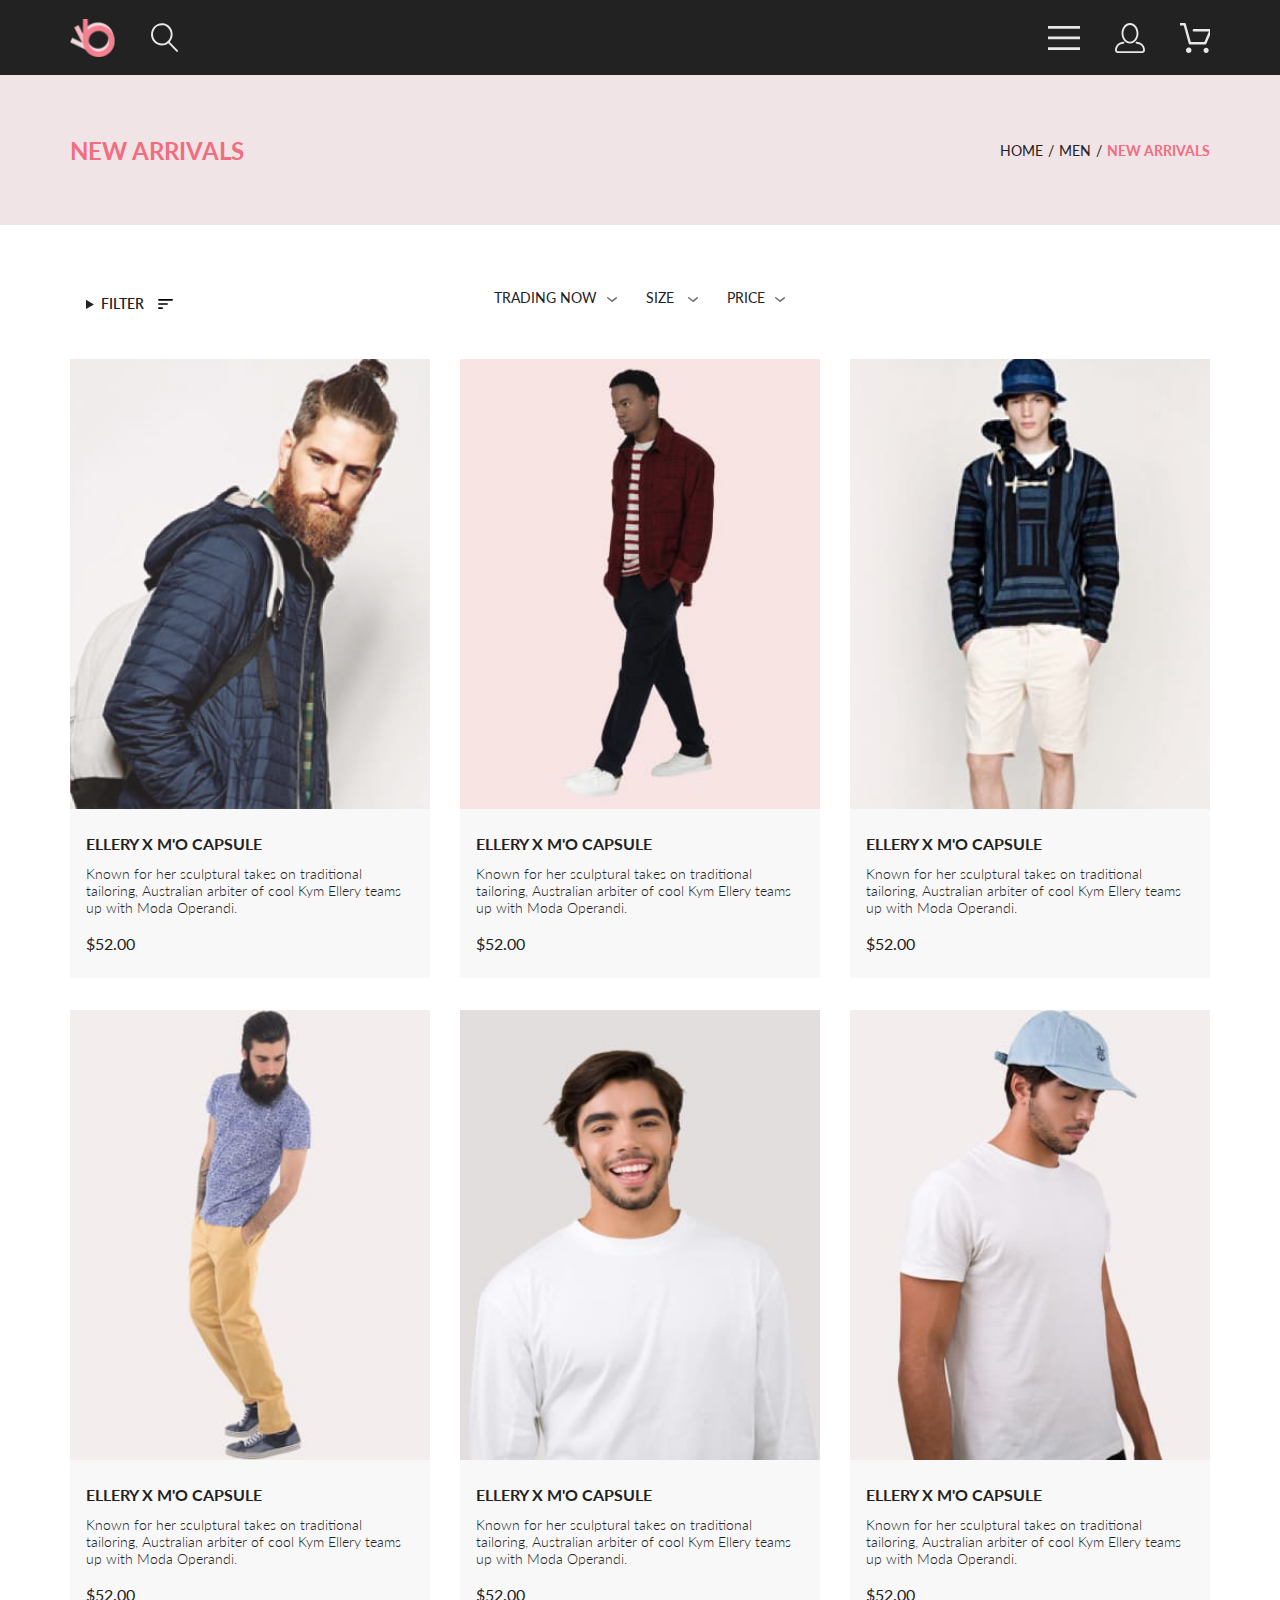
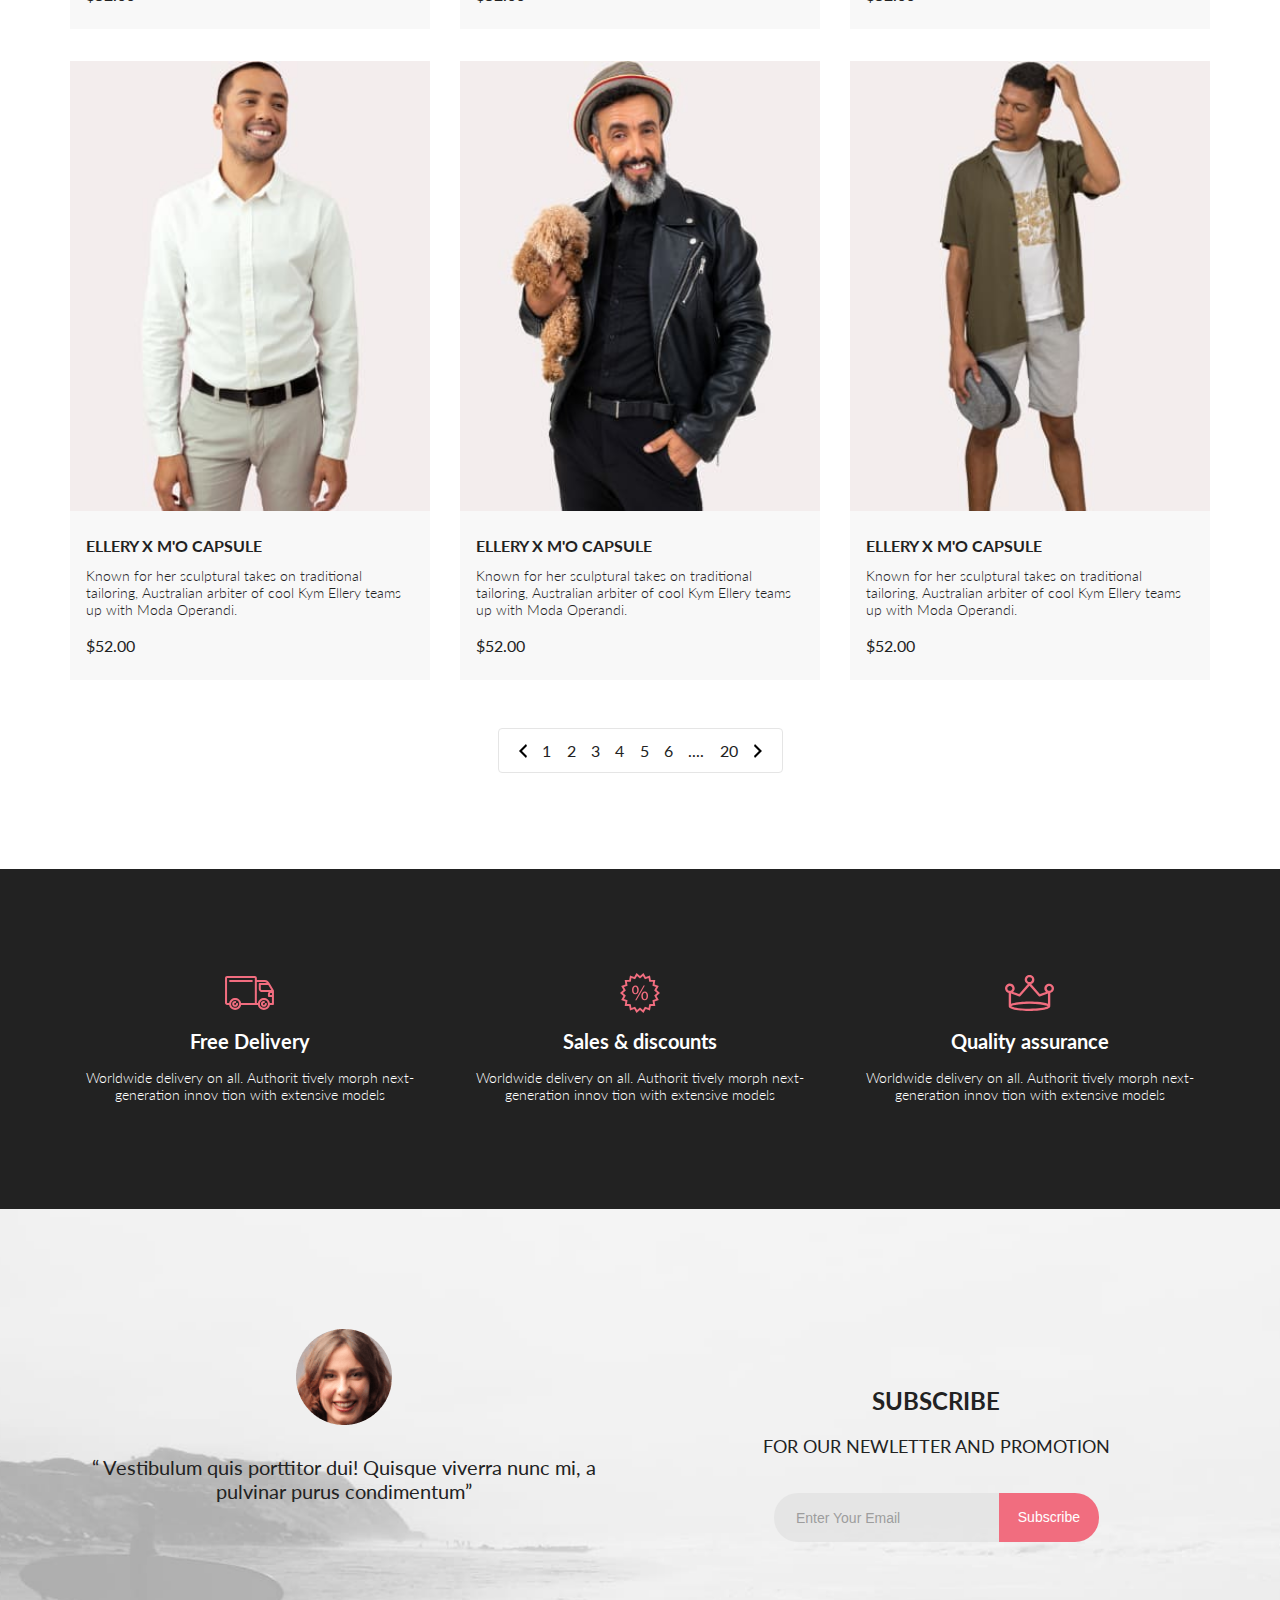
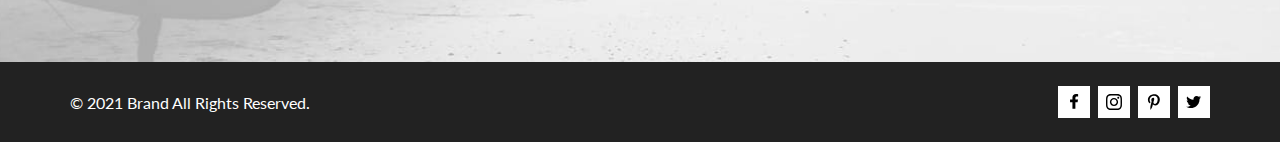
<file: catalog.html>
<!DOCTYPE html>
<html lang="en">

<head>
    <meta charset="UTF-8">
    <meta name="viewport" content="width=device-width, initial-scale=1.0">
    <title>Professional Shop</title>
    <link rel="preconnect" href="https://fonts.gstatic.com">
    <link href="https://fonts.googleapis.com/css2?family=Lato:wght@300;400;700;900&display=swap" rel="stylesheet">
    <link rel="stylesheet" href="style.css">
</head>

<body>

<div class="wrapper">

    <header class="header center">
        <div class="header__left">
            <a class="header__logo" href="index.html">
                <img class="header__photo" src="img/logo.svg" alt="logo">
            </a>
            <a class="header__search" href="#">
                <img class="header__photo" src="img/search.svg" alt="search">
            </a>
        </div>

        <div class="header__right">
            <div class="header__menu">
                <img class="header__photo" src="img/menu.svg" alt="menu">    
            </div>
            <a class="header__account" href="registration.html">
                <img class="header__photo" src="img/account.svg" alt="account">
            </a>
            <a class="header__trash" href="cart.html">
                <img class="header__photo" src="img/trash.svg" alt="trash">
            </a>
        </div>
                
        <div class="header__popup">
            <div class="header__popup__close">
                <svg class="header__popup__close__img" width="16" height="16" viewBox="0 0 13 13"  xmlns="http://www.w3.org/2000/svg">
                    <path d="M7.4158 6.00409L11.7158 1.71409C11.9041 1.52579 12.0099 1.27039 12.0099 1.00409C12.0099 0.73779 11.9041 0.482395 11.7158 0.294092C11.5275 0.105788 11.2721 0 11.0058 0C10.7395 0 10.4841 0.105788 10.2958 0.294092L6.0058 4.59409L1.7158 0.294092C1.52749 0.105788 1.2721 -1.9841e-09 1.0058 0C0.739497 1.9841e-09 0.484102 0.105788 0.295798 0.294092C0.107495 0.482395 0.0017066 0.73779 0.0017066 1.00409C0.0017066 1.27039 0.107495 1.52579 0.295798 1.71409L4.5958 6.00409L0.295798 10.2941C0.20207 10.3871 0.127676 10.4977 0.0769072 10.6195C0.0261385 10.7414 0 10.8721 0 11.0041C0 11.1361 0.0261385 11.2668 0.0769072 11.3887C0.127676 11.5105 0.20207 11.6211 0.295798 11.7141C0.388761 11.8078 0.499362 11.8822 0.621222 11.933C0.743081 11.9838 0.873786 12.0099 1.0058 12.0099C1.13781 12.0099 1.26852 11.9838 1.39038 11.933C1.51223 11.8822 1.62284 11.8078 1.7158 11.7141L6.0058 7.41409L10.2958 11.7141C10.3888 11.8078 10.4994 11.8822 10.6212 11.933C10.7431 11.9838 10.8738 12.0099 11.0058 12.0099C11.1378 12.0099 11.2685 11.9838 11.3904 11.933C11.5122 11.8822 11.6228 11.8078 11.7158 11.7141C11.8095 11.6211 11.8839 11.5105 11.9347 11.3887C11.9855 11.2668 12.0116 11.1361 12.0116 11.0041C12.0116 10.8721 11.9855 10.7414 11.9347 10.6195C11.8839 10.4977 11.8095 10.3871 11.7158 10.2941L7.4158 6.00409Z"/>
                </svg>
            </div>      
            <h2 class="header__popup__header">menu</h2>
            
            <ul class="header__popup__menu">
                <li class="header__popup__list">
                    <a class="header__popup__link" href="#">Catalog</a>
                </li>  
                <li class="header__popup__list">
                    <a class="header__popup__link" href="registration.html">Registration</a>
                </li>
                <li class="header__popup__list">
                    <a class="header__popup__link" href="cart.html">Shopping cart</a>
                </li> 
            </ul>                
            <h2 class="header__popup__header header__popup__header_color">man</h2>    

            <ul class="header__popup__menu">         
                <li class="header__popup__list">
                    <a class="header__popup__link" href="product.html">Accessories</a>
                </li>
                <li class="header__popup__list">
                    <a class="header__popup__link" href="product.html">Bags</a>
                </li>
                <li class="header__popup__list">
                    <a class="header__popup__link" href="product.html">Denim</a>
                </li>
                <li class="header__popup__list">
                    <a class="header__popup__link" href="product.html">T-Shirts</a>
                </li>
            </ul>     

            <h2 class="header__popup__header header__popup__header_color">woman</h2>   

            <ul class="header__popup__menu">
                <li class="header__popup__list">
                    <a class="header__popup__link" href="product.html">Accessories</a>
                </li>
                <li class="main__menu__list__list">
                    <a class="header__popup__link" href="product.html">Jackets & Coats</a>
                </li>
                <li class="header__popup__list">
                    <a class="header__popup__link" href="product.html">Polos</a>
                </li>
                <li class="header__popup__list">
                    <a class="header__popup__list" href="product.html">T-Shirts</a>
                </li>
                <li class="header__popup__list">
                    <a class="header__popup__link" href="product.html">Shirts</a>
                </li>
            </ul>    

            <h2 class="header__popup__header header__popup__header_color">kids</h2>  

            <ul class="header__popup__menu">                
                <li class="header__popup__list">
                    <a class="header__popup__link" href="product.html">Accessories</a>
                </li>
                <li class="header__popup__list">
                    <a class="header__popup__link" href="product.html">Jackets & Coats</a>
                </li>
                <li class="header__popup__list">
                    <a class="header__popup__link" href="product.html">Polos</a>
                </li>
                <li class="header__popup__list">
                    <a class="header__popup__link" href="product.html">T-Shirts</a>
                </li>
                <li class="header__popup__list">
                    <a class="header__popup__link" href="product.html">Shirts</a>
                </li>
                <li class="header__popup__list">
                    <a class="header__popup__link" href="product.html">Bags</a>
                </li>
            </ul>           
        </div>
    </header>

    <main class="main">   

        <section class="breadcrumbs center">
            <div class="breadcrumbs__left">
                <h1 class="breadcrumbs__heading">new arrivals</h1>
            </div>
            <div class="breadcrumbs__right">
                <a class="breadcrumbs__link" href="index.html">home</a>
                <a class="breadcrumbs__link" href="#">men</a>
                <a class="breadcrumbs__link" href="#">new arrivals</a>
            </div>
        </section>

        <section class="product product_page center">
            <div class="product__menu">
                <details class="product__filter">
                    <summary class="product__filter__main__header">filter
                        <svg class="product__filter__img" width="15" height="10" viewBox="0 0 15 10" xmlns="http://www.w3.org/2000/svg">
                            <path d="M0.833333 10H4.16667C4.625 10 5 9.625 5 9.16667C5 8.70833 4.625 8.33333 4.16667 8.33333H0.833333C0.375 8.33333 0 8.70833 0 9.16667C0 9.625 0.375 10 0.833333 10ZM0 0.833333C0 1.29167 0.375 1.66667 0.833333 1.66667H14.1667C14.625 1.66667 15 1.29167 15 0.833333C15 0.375 14.625 0 14.1667 0H0.833333C0.375 0 0 0.375 0 0.833333ZM0.833333 5.83333H9.16667C9.625 5.83333 10 5.45833 10 5C10 4.54167 9.625 4.16667 9.16667 4.16667H0.833333C0.375 4.16667 0 4.54167 0 5C0 5.45833 0.375 5.83333 0.833333 5.83333Z"/>
                        </svg>
                    </summary>
                    <div class="product__filter__block__inner">
                        <details class="product__filter__inner">
                            <summary class="product__filter__header product__filter__header_inner">Category</summary>
                            <hr class="product__hr">
                            <ul class="product__filter__menu">
                                <li class="product__filter__list">
                                    <a class="product__filter__link" href="#">Accessories</a>
                                </li>
                                <li class="product__filter__list">
                                    <a class="product__filter__link" href="#">Bags</a>
                                </li>
                                <li class="product__filter__list">
                                    <a class="product__filter__link" href="#">Denim</a>
                                </li>
                                <li class="product__filter__list">
                                    <a class="product__filter__link" href="#">Hoodies & Sweatshirts</a>
                                </li>
                                <li class="product__filter__list">
                                    <a class="product__filter__link" href="#">Jackets & Coats</a>
                                </li>
                                <li class="product__filter__list">
                                    <a class="product__filter__link" href="#">Polos</a>
                                </li>
                                <li class="product__filter__list">
                                    <a class="product__filter__link" href="#">Shirts</a>
                                </li>
                                <li class="product__filter__list">
                                    <a class="product__filter__link" href="#">Shoes</a>
                                </li>
                                <li class="product__filter__list">
                                    <a class="product__filter__link" href="#">Sweaters & Knits</a>
                                </li>
                                <li class="product__filter__list">
                                    <a class="product__filter__link" href="#">T-Shirts</a>
                                </li>
                                <li class="product__filter__list">
                                    <a class="product__filter__link" href="#">Tanks</a>
                                </li>
                            </ul>
                        </details>
                        <details class="product__filter__inner">
                            <summary class="product__filter__header product__filter__header_inner">Brand</summary>
                            <hr class="product__hr">
                            <ul class="product__filter__menu">
                                <li class="product__filter__list">
                                    <a class="product__filter__link" href="#">Brand</a>
                                </li>
                            </ul>
                        </details>
                        <details class="product__filter__inner">
                            <summary class="product__filter__header product__filter__header_inner">Designer</summary>
                            <hr class="product__hr">
                            <ul class="product__filter__menu">
                                <li class="product__filter__list">
                                    <a class="product__filter__link" href="#">Brand</a>
                                </li>
                            </ul>
                        </details>
                    </div>
                </details>

                <ul class="product__menu">
                    <li class="product__menu__list">trading now</li> 
                    <li class="product__menu__list">
                        size
                        <ul class="product__dropdown__menu">
                            <li class="product__dropdown__menu__list">
                                <label class="product__dropdown__menu__label">
                                    <input type="checkbox" name="Size">
                                    <span class="fake"></span>
                                    <span class="product__dropdown__menu__text">XS</span>
                                </label>
                            </li>
                            <li class="product__dropdown__menu__list">
                                <label class="product__dropdown__menu__label">
                                    <input type="checkbox" name="Size">
                                        <span class="fake"></span>
                                        <span class="product__dropdown__menu__text">S</span>
                                </label>
                            </li>
                            <li class="product__dropdown__menu__list">
                                <label class="product__dropdown__menu__label">
                                    <input type="checkbox" name="Size">
                                    <span class="fake"></span>
                                    <span class="product__dropdown__menu__text">M</span>
                                </label>
                            </li>
                            <li class="product__dropdown__menu__list">
                                <label class="product__dropdown__menu__label">
                                    <input type="checkbox" name="Size">
                                    <span class="fake"></span>
                                    <span class="product__dropdown__menu__text">L</span>
                                </label>
                            </li>
                        </ul>
                    </li> 
                    <li class="product__menu__list">price</li>       
                </ul>
            </div>

            <div class="product__box">
                <div class="product__items">
                    <a class="product__link" href="product.html">
                        <div class="product__img">
                            <img src="img/catalog/product-1.jpg" alt="product-1">
                        </div>
                    </a>
                    <div class="product__button">
                        <a href="cart.html" class="product__addtocard__link">
                            <svg class="product__button__img" width="27" height="25" viewBox="0 0 27 25"  xmlns="http://www.w3.org/2000/svg">
                                <path d="M21.876 22.2662C21.921 22.2549 21.9423 22.2339 21.96 22.2129C21.9678 22.2037 21.9756 22.1946 21.9835 22.1855C22.02 22.1438 22.0233 22.0553 22.0224 22.0105C22.0092 21.9044 21.9185 21.8315 21.8412 21.8315C21.8375 21.8315 21.8336 21.8317 21.8312 21.8318C21.7531 21.8372 21.6653 21.9409 21.6719 22.0625C21.6813 22.1793 21.7675 22.2662 21.8392 22.2662H21.876ZM8.21954 22.2599C8.31873 22.2599 8.39935 22.1655 8.39935 22.0496C8.39935 21.9341 8.31873 21.8401 8.21954 21.8401C8.12042 21.8401 8.03973 21.9341 8.03973 22.0496C8.03973 22.1655 8.12042 22.2599 8.21954 22.2599ZM21.9995 24.2662C21.9517 24.2662 21.8878 24.2662 21.8392 24.2662C20.7017 24.2662 19.7567 23.3545 19.6765 22.198C19.5964 20.9929 20.4937 19.9183 21.6953 19.8364C21.7441 19.8331 21.7928 19.8315 21.8412 19.8315C22.9799 19.8315 23.9413 20.7324 24.019 21.8884C24.0505 22.4915 23.8741 23.0612 23.4898 23.5012C23.1055 23.9575 22.5764 24.2177 21.9995 24.2662ZM8.21954 24.2599C7.01532 24.2599 6.03973 23.2709 6.03973 22.0496C6.03973 20.8291 7.01532 19.8401 8.21954 19.8401C9.42371 19.8401 10.3994 20.8291 10.3994 22.0496C10.3994 23.2709 9.42371 24.2599 8.21954 24.2599ZM21.1984 17.3938H9.13306C8.70013 17.3938 8.31586 17.1005 8.20331 16.6775L4.27753 2.24768H1.52173C0.993408 2.24768 0.560547 1.80859 0.560547 1.27039C0.560547 0.733032 0.993408 0.292969 1.52173 0.292969H4.99933C5.43134 0.292969 5.81561 0.586304 5.9281 1.01025L9.85394 15.4391H20.5576L24.1144 7.13379H12.2578C11.7286 7.13379 11.2957 6.69373 11.2957 6.15649C11.2957 5.61914 11.7286 5.17908 12.2578 5.17908H25.5886C25.9091 5.17908 26.2141 5.34192 26.3896 5.61914C26.566 5.89539 26.5984 6.23743 26.4697 6.547L22.0795 16.807C21.9193 17.1653 21.5827 17.3938 21.1984 17.3938Z"/>
                            </svg>
                            Add to Cart
                        </a>
                    </div>
                    <div class="product__descriptions">
                        <a href="product.html" class="product__link__heading">ellery x m'o capsule</a>
                        <p class="product__text">Known for her sculptural takes on traditional tailoring, Australian arbiter of cool Kym Ellery teams up with Moda Operandi.</p>
                        <p class="product__price">$52.00</p>
                    </div>

                </div>
                <div class="product__items">
                    <a class="product__link" href="product.html">
                        <div class="product__img">       
                            <img src="img/catalog/product-2.jpg" alt="product-2">
                        </div>
                    </a>
                    <div class="product__button">
                        <a href="cart.html" class="product__addtocard__link">
                            <svg class="product__button__img" width="27" height="25" viewBox="0 0 27 25"  xmlns="http://www.w3.org/2000/svg">
                                <path d="M21.876 22.2662C21.921 22.2549 21.9423 22.2339 21.96 22.2129C21.9678 22.2037 21.9756 22.1946 21.9835 22.1855C22.02 22.1438 22.0233 22.0553 22.0224 22.0105C22.0092 21.9044 21.9185 21.8315 21.8412 21.8315C21.8375 21.8315 21.8336 21.8317 21.8312 21.8318C21.7531 21.8372 21.6653 21.9409 21.6719 22.0625C21.6813 22.1793 21.7675 22.2662 21.8392 22.2662H21.876ZM8.21954 22.2599C8.31873 22.2599 8.39935 22.1655 8.39935 22.0496C8.39935 21.9341 8.31873 21.8401 8.21954 21.8401C8.12042 21.8401 8.03973 21.9341 8.03973 22.0496C8.03973 22.1655 8.12042 22.2599 8.21954 22.2599ZM21.9995 24.2662C21.9517 24.2662 21.8878 24.2662 21.8392 24.2662C20.7017 24.2662 19.7567 23.3545 19.6765 22.198C19.5964 20.9929 20.4937 19.9183 21.6953 19.8364C21.7441 19.8331 21.7928 19.8315 21.8412 19.8315C22.9799 19.8315 23.9413 20.7324 24.019 21.8884C24.0505 22.4915 23.8741 23.0612 23.4898 23.5012C23.1055 23.9575 22.5764 24.2177 21.9995 24.2662ZM8.21954 24.2599C7.01532 24.2599 6.03973 23.2709 6.03973 22.0496C6.03973 20.8291 7.01532 19.8401 8.21954 19.8401C9.42371 19.8401 10.3994 20.8291 10.3994 22.0496C10.3994 23.2709 9.42371 24.2599 8.21954 24.2599ZM21.1984 17.3938H9.13306C8.70013 17.3938 8.31586 17.1005 8.20331 16.6775L4.27753 2.24768H1.52173C0.993408 2.24768 0.560547 1.80859 0.560547 1.27039C0.560547 0.733032 0.993408 0.292969 1.52173 0.292969H4.99933C5.43134 0.292969 5.81561 0.586304 5.9281 1.01025L9.85394 15.4391H20.5576L24.1144 7.13379H12.2578C11.7286 7.13379 11.2957 6.69373 11.2957 6.15649C11.2957 5.61914 11.7286 5.17908 12.2578 5.17908H25.5886C25.9091 5.17908 26.2141 5.34192 26.3896 5.61914C26.566 5.89539 26.5984 6.23743 26.4697 6.547L22.0795 16.807C21.9193 17.1653 21.5827 17.3938 21.1984 17.3938Z"/>
                            </svg> 
                            Add to Cart
                        </a>
                    </div>
                    <div class="product__descriptions">
                        <a href="product.html" class="product__link__heading">ellery x m'o capsule</a>
                        <p class="product__text">Known for her sculptural takes on traditional tailoring, Australian arbiter of cool Kym Ellery teams up with Moda Operandi.</p>
                        <p class="product__price">$52.00</p>
                    </div>
                </div>
                <div class="product__items">
                    <a class="product__link" href="product.html">
                        <div class="product__img">
                            <img src="img/catalog/product-3.jpg" alt="product-3">
                        </div>
                    </a>
                    <div class="product__button">
                        <a href="cart.html" class="product__addtocard__link">
                            <svg class="product__button__img" width="27" height="25" viewBox="0 0 27 25"  xmlns="http://www.w3.org/2000/svg">
                                <path d="M21.876 22.2662C21.921 22.2549 21.9423 22.2339 21.96 22.2129C21.9678 22.2037 21.9756 22.1946 21.9835 22.1855C22.02 22.1438 22.0233 22.0553 22.0224 22.0105C22.0092 21.9044 21.9185 21.8315 21.8412 21.8315C21.8375 21.8315 21.8336 21.8317 21.8312 21.8318C21.7531 21.8372 21.6653 21.9409 21.6719 22.0625C21.6813 22.1793 21.7675 22.2662 21.8392 22.2662H21.876ZM8.21954 22.2599C8.31873 22.2599 8.39935 22.1655 8.39935 22.0496C8.39935 21.9341 8.31873 21.8401 8.21954 21.8401C8.12042 21.8401 8.03973 21.9341 8.03973 22.0496C8.03973 22.1655 8.12042 22.2599 8.21954 22.2599ZM21.9995 24.2662C21.9517 24.2662 21.8878 24.2662 21.8392 24.2662C20.7017 24.2662 19.7567 23.3545 19.6765 22.198C19.5964 20.9929 20.4937 19.9183 21.6953 19.8364C21.7441 19.8331 21.7928 19.8315 21.8412 19.8315C22.9799 19.8315 23.9413 20.7324 24.019 21.8884C24.0505 22.4915 23.8741 23.0612 23.4898 23.5012C23.1055 23.9575 22.5764 24.2177 21.9995 24.2662ZM8.21954 24.2599C7.01532 24.2599 6.03973 23.2709 6.03973 22.0496C6.03973 20.8291 7.01532 19.8401 8.21954 19.8401C9.42371 19.8401 10.3994 20.8291 10.3994 22.0496C10.3994 23.2709 9.42371 24.2599 8.21954 24.2599ZM21.1984 17.3938H9.13306C8.70013 17.3938 8.31586 17.1005 8.20331 16.6775L4.27753 2.24768H1.52173C0.993408 2.24768 0.560547 1.80859 0.560547 1.27039C0.560547 0.733032 0.993408 0.292969 1.52173 0.292969H4.99933C5.43134 0.292969 5.81561 0.586304 5.9281 1.01025L9.85394 15.4391H20.5576L24.1144 7.13379H12.2578C11.7286 7.13379 11.2957 6.69373 11.2957 6.15649C11.2957 5.61914 11.7286 5.17908 12.2578 5.17908H25.5886C25.9091 5.17908 26.2141 5.34192 26.3896 5.61914C26.566 5.89539 26.5984 6.23743 26.4697 6.547L22.0795 16.807C21.9193 17.1653 21.5827 17.3938 21.1984 17.3938Z"/>
                            </svg> 
                            Add to Cart
                        </a>
                    </div>
                    <div class="product__descriptions">
                        <a href="product.html" class="product__link__heading">ellery x m'o capsule</a>
                        <p class="product__text">Known for her sculptural takes on traditional tailoring, Australian arbiter of cool Kym Ellery teams up with Moda Operandi.</p>
                        <p class="product__price">$52.00</p>
                    </div>
                </div>
                <div class="product__items">
                    <a class="product__link" href="product.html">
                        <div class="product__img">
                            <img src="img/catalog/product-4.jpg" alt="product-4">
                        </div>
                    </a>
                    <div class="product__button">
                        <a href="cart.html" class="product__addtocard__link">
                            <svg class="product__button__img" width="27" height="25" viewBox="0 0 27 25"  xmlns="http://www.w3.org/2000/svg">
                                <path d="M21.876 22.2662C21.921 22.2549 21.9423 22.2339 21.96 22.2129C21.9678 22.2037 21.9756 22.1946 21.9835 22.1855C22.02 22.1438 22.0233 22.0553 22.0224 22.0105C22.0092 21.9044 21.9185 21.8315 21.8412 21.8315C21.8375 21.8315 21.8336 21.8317 21.8312 21.8318C21.7531 21.8372 21.6653 21.9409 21.6719 22.0625C21.6813 22.1793 21.7675 22.2662 21.8392 22.2662H21.876ZM8.21954 22.2599C8.31873 22.2599 8.39935 22.1655 8.39935 22.0496C8.39935 21.9341 8.31873 21.8401 8.21954 21.8401C8.12042 21.8401 8.03973 21.9341 8.03973 22.0496C8.03973 22.1655 8.12042 22.2599 8.21954 22.2599ZM21.9995 24.2662C21.9517 24.2662 21.8878 24.2662 21.8392 24.2662C20.7017 24.2662 19.7567 23.3545 19.6765 22.198C19.5964 20.9929 20.4937 19.9183 21.6953 19.8364C21.7441 19.8331 21.7928 19.8315 21.8412 19.8315C22.9799 19.8315 23.9413 20.7324 24.019 21.8884C24.0505 22.4915 23.8741 23.0612 23.4898 23.5012C23.1055 23.9575 22.5764 24.2177 21.9995 24.2662ZM8.21954 24.2599C7.01532 24.2599 6.03973 23.2709 6.03973 22.0496C6.03973 20.8291 7.01532 19.8401 8.21954 19.8401C9.42371 19.8401 10.3994 20.8291 10.3994 22.0496C10.3994 23.2709 9.42371 24.2599 8.21954 24.2599ZM21.1984 17.3938H9.13306C8.70013 17.3938 8.31586 17.1005 8.20331 16.6775L4.27753 2.24768H1.52173C0.993408 2.24768 0.560547 1.80859 0.560547 1.27039C0.560547 0.733032 0.993408 0.292969 1.52173 0.292969H4.99933C5.43134 0.292969 5.81561 0.586304 5.9281 1.01025L9.85394 15.4391H20.5576L24.1144 7.13379H12.2578C11.7286 7.13379 11.2957 6.69373 11.2957 6.15649C11.2957 5.61914 11.7286 5.17908 12.2578 5.17908H25.5886C25.9091 5.17908 26.2141 5.34192 26.3896 5.61914C26.566 5.89539 26.5984 6.23743 26.4697 6.547L22.0795 16.807C21.9193 17.1653 21.5827 17.3938 21.1984 17.3938Z"/>
                            </svg> 
                            Add to Cart
                        </a>
                    </div>
                    <div class="product__descriptions">
                        <a href="product.html" class="product__link__heading">ellery x m'o capsule</a>
                        <p class="product__text">Known for her sculptural takes on traditional tailoring, Australian arbiter of cool Kym Ellery teams up with Moda Operandi.</p>
                        <p class="product__price">$52.00</p>
                    </div>
                </div>
                <div class="product__items">
                    <a class="product__link" href="product.html">
                        <div class="product__img">
                            <img src="img/catalog/product-5.jpg" alt="product-5">
                        </div>
                    </a>
                    <div class="product__button">
                        <a href="cart.html" class="product__addtocard__link">
                            <svg class="product__button__img" width="27" height="25" viewBox="0 0 27 25"  xmlns="http://www.w3.org/2000/svg">
                                <path d="M21.876 22.2662C21.921 22.2549 21.9423 22.2339 21.96 22.2129C21.9678 22.2037 21.9756 22.1946 21.9835 22.1855C22.02 22.1438 22.0233 22.0553 22.0224 22.0105C22.0092 21.9044 21.9185 21.8315 21.8412 21.8315C21.8375 21.8315 21.8336 21.8317 21.8312 21.8318C21.7531 21.8372 21.6653 21.9409 21.6719 22.0625C21.6813 22.1793 21.7675 22.2662 21.8392 22.2662H21.876ZM8.21954 22.2599C8.31873 22.2599 8.39935 22.1655 8.39935 22.0496C8.39935 21.9341 8.31873 21.8401 8.21954 21.8401C8.12042 21.8401 8.03973 21.9341 8.03973 22.0496C8.03973 22.1655 8.12042 22.2599 8.21954 22.2599ZM21.9995 24.2662C21.9517 24.2662 21.8878 24.2662 21.8392 24.2662C20.7017 24.2662 19.7567 23.3545 19.6765 22.198C19.5964 20.9929 20.4937 19.9183 21.6953 19.8364C21.7441 19.8331 21.7928 19.8315 21.8412 19.8315C22.9799 19.8315 23.9413 20.7324 24.019 21.8884C24.0505 22.4915 23.8741 23.0612 23.4898 23.5012C23.1055 23.9575 22.5764 24.2177 21.9995 24.2662ZM8.21954 24.2599C7.01532 24.2599 6.03973 23.2709 6.03973 22.0496C6.03973 20.8291 7.01532 19.8401 8.21954 19.8401C9.42371 19.8401 10.3994 20.8291 10.3994 22.0496C10.3994 23.2709 9.42371 24.2599 8.21954 24.2599ZM21.1984 17.3938H9.13306C8.70013 17.3938 8.31586 17.1005 8.20331 16.6775L4.27753 2.24768H1.52173C0.993408 2.24768 0.560547 1.80859 0.560547 1.27039C0.560547 0.733032 0.993408 0.292969 1.52173 0.292969H4.99933C5.43134 0.292969 5.81561 0.586304 5.9281 1.01025L9.85394 15.4391H20.5576L24.1144 7.13379H12.2578C11.7286 7.13379 11.2957 6.69373 11.2957 6.15649C11.2957 5.61914 11.7286 5.17908 12.2578 5.17908H25.5886C25.9091 5.17908 26.2141 5.34192 26.3896 5.61914C26.566 5.89539 26.5984 6.23743 26.4697 6.547L22.0795 16.807C21.9193 17.1653 21.5827 17.3938 21.1984 17.3938Z"/>
                            </svg> 
                            Add to Cart
                        </a>
                    </div>
                    <div class="product__descriptions">
                        <a href="product.html" class="product__link__heading">ellery x m'o capsule</a>
                        <p class="product__text">Known for her sculptural takes on traditional tailoring, Australian arbiter of cool Kym Ellery teams up with Moda Operandi.</p>
                        <p class="product__price">$52.00</p>
                    </div>
                </div>
                <div class="product__items">
                    <a class="product__link" href="product.html">
                        <div class="product__img">
                            <img src="img/catalog/product-6.jpg" alt="product-6">
                        </div>
                    </a>
                    <div class="product__button">
                        <a href="cart.html" class="product__addtocard__link">
                            <svg class="product__button__img" width="27" height="25" viewBox="0 0 27 25"  xmlns="http://www.w3.org/2000/svg">
                                <path d="M21.876 22.2662C21.921 22.2549 21.9423 22.2339 21.96 22.2129C21.9678 22.2037 21.9756 22.1946 21.9835 22.1855C22.02 22.1438 22.0233 22.0553 22.0224 22.0105C22.0092 21.9044 21.9185 21.8315 21.8412 21.8315C21.8375 21.8315 21.8336 21.8317 21.8312 21.8318C21.7531 21.8372 21.6653 21.9409 21.6719 22.0625C21.6813 22.1793 21.7675 22.2662 21.8392 22.2662H21.876ZM8.21954 22.2599C8.31873 22.2599 8.39935 22.1655 8.39935 22.0496C8.39935 21.9341 8.31873 21.8401 8.21954 21.8401C8.12042 21.8401 8.03973 21.9341 8.03973 22.0496C8.03973 22.1655 8.12042 22.2599 8.21954 22.2599ZM21.9995 24.2662C21.9517 24.2662 21.8878 24.2662 21.8392 24.2662C20.7017 24.2662 19.7567 23.3545 19.6765 22.198C19.5964 20.9929 20.4937 19.9183 21.6953 19.8364C21.7441 19.8331 21.7928 19.8315 21.8412 19.8315C22.9799 19.8315 23.9413 20.7324 24.019 21.8884C24.0505 22.4915 23.8741 23.0612 23.4898 23.5012C23.1055 23.9575 22.5764 24.2177 21.9995 24.2662ZM8.21954 24.2599C7.01532 24.2599 6.03973 23.2709 6.03973 22.0496C6.03973 20.8291 7.01532 19.8401 8.21954 19.8401C9.42371 19.8401 10.3994 20.8291 10.3994 22.0496C10.3994 23.2709 9.42371 24.2599 8.21954 24.2599ZM21.1984 17.3938H9.13306C8.70013 17.3938 8.31586 17.1005 8.20331 16.6775L4.27753 2.24768H1.52173C0.993408 2.24768 0.560547 1.80859 0.560547 1.27039C0.560547 0.733032 0.993408 0.292969 1.52173 0.292969H4.99933C5.43134 0.292969 5.81561 0.586304 5.9281 1.01025L9.85394 15.4391H20.5576L24.1144 7.13379H12.2578C11.7286 7.13379 11.2957 6.69373 11.2957 6.15649C11.2957 5.61914 11.7286 5.17908 12.2578 5.17908H25.5886C25.9091 5.17908 26.2141 5.34192 26.3896 5.61914C26.566 5.89539 26.5984 6.23743 26.4697 6.547L22.0795 16.807C21.9193 17.1653 21.5827 17.3938 21.1984 17.3938Z"/>
                            </svg> 
                            Add to Cart
                        </a>
                    </div>
                    <div class="product__descriptions">
                        <a href="product.html" class="product__link__heading">ellery x m'o capsule</a>
                        <p class="product__text">Known for her sculptural takes on traditional tailoring, Australian arbiter of cool Kym Ellery teams up with Moda Operandi.</p>
                        <p class="product__price">$52.00</p>
                    </div>
                </div>
                <div class="product__items">
                    <a class="product__link" href="product.html">
                        <div class="product__img">
                            <img src="img/catalog/product-7.jpg" alt="product-6">
                        </div>
                    </a>
                    <div class="product__button">
                        <a href="cart.html" class="product__addtocard__link">
                            <svg class="product__button__img" width="27" height="25" viewBox="0 0 27 25"  xmlns="http://www.w3.org/2000/svg">
                                <path d="M21.876 22.2662C21.921 22.2549 21.9423 22.2339 21.96 22.2129C21.9678 22.2037 21.9756 22.1946 21.9835 22.1855C22.02 22.1438 22.0233 22.0553 22.0224 22.0105C22.0092 21.9044 21.9185 21.8315 21.8412 21.8315C21.8375 21.8315 21.8336 21.8317 21.8312 21.8318C21.7531 21.8372 21.6653 21.9409 21.6719 22.0625C21.6813 22.1793 21.7675 22.2662 21.8392 22.2662H21.876ZM8.21954 22.2599C8.31873 22.2599 8.39935 22.1655 8.39935 22.0496C8.39935 21.9341 8.31873 21.8401 8.21954 21.8401C8.12042 21.8401 8.03973 21.9341 8.03973 22.0496C8.03973 22.1655 8.12042 22.2599 8.21954 22.2599ZM21.9995 24.2662C21.9517 24.2662 21.8878 24.2662 21.8392 24.2662C20.7017 24.2662 19.7567 23.3545 19.6765 22.198C19.5964 20.9929 20.4937 19.9183 21.6953 19.8364C21.7441 19.8331 21.7928 19.8315 21.8412 19.8315C22.9799 19.8315 23.9413 20.7324 24.019 21.8884C24.0505 22.4915 23.8741 23.0612 23.4898 23.5012C23.1055 23.9575 22.5764 24.2177 21.9995 24.2662ZM8.21954 24.2599C7.01532 24.2599 6.03973 23.2709 6.03973 22.0496C6.03973 20.8291 7.01532 19.8401 8.21954 19.8401C9.42371 19.8401 10.3994 20.8291 10.3994 22.0496C10.3994 23.2709 9.42371 24.2599 8.21954 24.2599ZM21.1984 17.3938H9.13306C8.70013 17.3938 8.31586 17.1005 8.20331 16.6775L4.27753 2.24768H1.52173C0.993408 2.24768 0.560547 1.80859 0.560547 1.27039C0.560547 0.733032 0.993408 0.292969 1.52173 0.292969H4.99933C5.43134 0.292969 5.81561 0.586304 5.9281 1.01025L9.85394 15.4391H20.5576L24.1144 7.13379H12.2578C11.7286 7.13379 11.2957 6.69373 11.2957 6.15649C11.2957 5.61914 11.7286 5.17908 12.2578 5.17908H25.5886C25.9091 5.17908 26.2141 5.34192 26.3896 5.61914C26.566 5.89539 26.5984 6.23743 26.4697 6.547L22.0795 16.807C21.9193 17.1653 21.5827 17.3938 21.1984 17.3938Z"/>
                            </svg> 
                            Add to Cart
                        </a>
                    </div>
                    <div class="product__descriptions">
                        <a href="product.html" class="product__link__heading">ellery x m'o capsule</a>
                        <p class="product__text">Known for her sculptural takes on traditional tailoring, Australian arbiter of cool Kym Ellery teams up with Moda Operandi.</p>
                        <p class="product__price">$52.00</p>
                    </div>
                </div>
                <div class="product__items">
                    <a class="product__link" href="product.html">
                        <div class="product__img">
                            <img src="img/catalog/product-8.jpg" alt="product-6">
                        </div>
                    </a>
                    <div class="product__button">
                        <a href="cart.html" class="product__addtocard__link">
                            <svg class="product__button__img" width="27" height="25" viewBox="0 0 27 25"  xmlns="http://www.w3.org/2000/svg">
                                <path d="M21.876 22.2662C21.921 22.2549 21.9423 22.2339 21.96 22.2129C21.9678 22.2037 21.9756 22.1946 21.9835 22.1855C22.02 22.1438 22.0233 22.0553 22.0224 22.0105C22.0092 21.9044 21.9185 21.8315 21.8412 21.8315C21.8375 21.8315 21.8336 21.8317 21.8312 21.8318C21.7531 21.8372 21.6653 21.9409 21.6719 22.0625C21.6813 22.1793 21.7675 22.2662 21.8392 22.2662H21.876ZM8.21954 22.2599C8.31873 22.2599 8.39935 22.1655 8.39935 22.0496C8.39935 21.9341 8.31873 21.8401 8.21954 21.8401C8.12042 21.8401 8.03973 21.9341 8.03973 22.0496C8.03973 22.1655 8.12042 22.2599 8.21954 22.2599ZM21.9995 24.2662C21.9517 24.2662 21.8878 24.2662 21.8392 24.2662C20.7017 24.2662 19.7567 23.3545 19.6765 22.198C19.5964 20.9929 20.4937 19.9183 21.6953 19.8364C21.7441 19.8331 21.7928 19.8315 21.8412 19.8315C22.9799 19.8315 23.9413 20.7324 24.019 21.8884C24.0505 22.4915 23.8741 23.0612 23.4898 23.5012C23.1055 23.9575 22.5764 24.2177 21.9995 24.2662ZM8.21954 24.2599C7.01532 24.2599 6.03973 23.2709 6.03973 22.0496C6.03973 20.8291 7.01532 19.8401 8.21954 19.8401C9.42371 19.8401 10.3994 20.8291 10.3994 22.0496C10.3994 23.2709 9.42371 24.2599 8.21954 24.2599ZM21.1984 17.3938H9.13306C8.70013 17.3938 8.31586 17.1005 8.20331 16.6775L4.27753 2.24768H1.52173C0.993408 2.24768 0.560547 1.80859 0.560547 1.27039C0.560547 0.733032 0.993408 0.292969 1.52173 0.292969H4.99933C5.43134 0.292969 5.81561 0.586304 5.9281 1.01025L9.85394 15.4391H20.5576L24.1144 7.13379H12.2578C11.7286 7.13379 11.2957 6.69373 11.2957 6.15649C11.2957 5.61914 11.7286 5.17908 12.2578 5.17908H25.5886C25.9091 5.17908 26.2141 5.34192 26.3896 5.61914C26.566 5.89539 26.5984 6.23743 26.4697 6.547L22.0795 16.807C21.9193 17.1653 21.5827 17.3938 21.1984 17.3938Z"/>
                            </svg> 
                            Add to Cart
                        </a>
                    </div>
                    <div class="product__descriptions">
                        <a href="product.html" class="product__link__heading">ellery x m'o capsule</a>
                        <p class="product__text">Known for her sculptural takes on traditional tailoring, Australian arbiter of cool Kym Ellery teams up with Moda Operandi.</p>
                        <p class="product__price">$52.00</p>
                    </div>
                </div>
                <div class="product__items">
                    <a class="product__link" href="product.html">
                        <div class="product__img">
                            <img src="img/catalog/product-9.jpg" alt="product-6">
                        </div>
                    </a>
                    <div class="product__button">
                        <a href="cart.html" class="product__addtocard__link">
                            <svg class="product__button__img" width="27" height="25" viewBox="0 0 27 25"  xmlns="http://www.w3.org/2000/svg">
                                <path d="M21.876 22.2662C21.921 22.2549 21.9423 22.2339 21.96 22.2129C21.9678 22.2037 21.9756 22.1946 21.9835 22.1855C22.02 22.1438 22.0233 22.0553 22.0224 22.0105C22.0092 21.9044 21.9185 21.8315 21.8412 21.8315C21.8375 21.8315 21.8336 21.8317 21.8312 21.8318C21.7531 21.8372 21.6653 21.9409 21.6719 22.0625C21.6813 22.1793 21.7675 22.2662 21.8392 22.2662H21.876ZM8.21954 22.2599C8.31873 22.2599 8.39935 22.1655 8.39935 22.0496C8.39935 21.9341 8.31873 21.8401 8.21954 21.8401C8.12042 21.8401 8.03973 21.9341 8.03973 22.0496C8.03973 22.1655 8.12042 22.2599 8.21954 22.2599ZM21.9995 24.2662C21.9517 24.2662 21.8878 24.2662 21.8392 24.2662C20.7017 24.2662 19.7567 23.3545 19.6765 22.198C19.5964 20.9929 20.4937 19.9183 21.6953 19.8364C21.7441 19.8331 21.7928 19.8315 21.8412 19.8315C22.9799 19.8315 23.9413 20.7324 24.019 21.8884C24.0505 22.4915 23.8741 23.0612 23.4898 23.5012C23.1055 23.9575 22.5764 24.2177 21.9995 24.2662ZM8.21954 24.2599C7.01532 24.2599 6.03973 23.2709 6.03973 22.0496C6.03973 20.8291 7.01532 19.8401 8.21954 19.8401C9.42371 19.8401 10.3994 20.8291 10.3994 22.0496C10.3994 23.2709 9.42371 24.2599 8.21954 24.2599ZM21.1984 17.3938H9.13306C8.70013 17.3938 8.31586 17.1005 8.20331 16.6775L4.27753 2.24768H1.52173C0.993408 2.24768 0.560547 1.80859 0.560547 1.27039C0.560547 0.733032 0.993408 0.292969 1.52173 0.292969H4.99933C5.43134 0.292969 5.81561 0.586304 5.9281 1.01025L9.85394 15.4391H20.5576L24.1144 7.13379H12.2578C11.7286 7.13379 11.2957 6.69373 11.2957 6.15649C11.2957 5.61914 11.7286 5.17908 12.2578 5.17908H25.5886C25.9091 5.17908 26.2141 5.34192 26.3896 5.61914C26.566 5.89539 26.5984 6.23743 26.4697 6.547L22.0795 16.807C21.9193 17.1653 21.5827 17.3938 21.1984 17.3938Z"/>
                            </svg> 
                            Add to Cart
                        </a>
                    </div>
                    <div class="product__descriptions">
                        <a href="product.html" class="product__link__heading">ellery x m'o capsule</a>
                        <p class="product__text">Known for her sculptural takes on traditional tailoring, Australian arbiter of cool Kym Ellery teams up with Moda Operandi.</p>
                        <p class="product__price">$52.00</p>
                    </div>
                </div>
            </div>

            <div class="product__paginations">
                <a class="product__paginations__prev" href="#">
                    <svg class="product__paginations__img" width="9" height="14" viewBox="0 0 9 14" xmlns="http://www.w3.org/2000/svg">
                        <path d="M8.99512 2L3.99512 7L8.99512 12L7.99512 14L0.995117 7L7.99512 0L8.99512 2Z"/>
                    </svg>
                </a>
                <a class="product__paginations__link" href="#">1</a>
                <a class="product__paginations__link" href="#">2</a>
                <a class="product__paginations__link" href="#">3</a>
                <a class="product__paginations__link" href="#">4</a>
                <a class="product__paginations__link" href="#">5</a>
                <a class="product__paginations__link" href="#">6</a>
                <a class="product__paginations__link" href="#">....</a>
                <a class="product__paginations__link" href="#">20</a>
                <a class="product__paginations__next" href="#">
                    <svg class="product__paginations__img" width="9" height="14" viewBox="0 0 9 14" xmlns="http://www.w3.org/2000/svg">
                        <path d="M0.994995 12L5.995 7L0.994995 2L1.995 0L8.995 7L1.995 14L0.994995 12Z"/>
                    </svg>
                </a>
            </div>
        </section>

        <section class="feature center">
            <div class="feature__content center">
                <div class="feature__items">
                    <div class="feature__img">
                        <img class="feature__icon" src="img/delivery.svg" alt="delivery">
                    </div>
                    <div class="feature__descriptions">
                        <h3 class="feature__heading">Free Delivery</h3>
                        <p class="feature__text">Worldwide delivery on all. Authorit tively morph next-generation innov tion with extensive models</p>
                    </div>
                </div>
                <div class="feature__items">
                    <div class="feature__img">
                        <img class="feature__icon" src="img/discount.svg" alt="discount">
                    </div>
                    <div class="feature__descriptions">
                        <h3 class="feature__heading">Sales & discounts</h3>
                        <p class="feature__text">Worldwide delivery on all. Authorit tively morph next-generation innov tion with extensive models</p>
                    </div>
                </div>
                <div class="feature__items">
                    <div class="feature__img">
                        <img class="feature__icon" src="img/quality.svg" alt="quality">
                    </div>
                    <div class="feature__descriptions">
                        <h3 class="feature__heading">Quality assurance</h3>
                        <p class="feature__text">Worldwide delivery on all. Authorit tively morph next-generation innov tion with extensive models</p>
                    </div>
                </div>
            </div>
        </section>

        <section class="subscribe center">
            <div class="subscribe__info">
                <div class="subscribe__img">
                    <img class="subscribe__photo" src="img/photo-subscribe.png" alt="photo subscribe">
                </div>
                <p class="subscribe__text"> <q> Vestibulum quis porttitor dui! Quisque viverra nunc mi, a pulvinar purus condimentum</q></p>
            </div>
            <div class="subscribe__address">
                <div class="subscribe__descriptions">
                    <h3 class="subscribe__heading">Subscribe</h3>
                    <p class="subscribe__text_form">for our newletter and promotion</p>
                </div>
                <form action="#" class="subscribe__form">
                    <input class="subscribe__field" type="email" placeholder="Enter Your Email" required>
                    <button class="subscribe__button" type="submit">Subscribe</button>
                </form>
            </div>
        </section>

    </main> 

    <footer class="footer center">
        <div class="footer__left">
            <p class="footer__copyright">&copy; 2021 Brand All Rights Reserved.</p>
        </div>
        <div class="footer__right">
            <a class="footer__link" href="https://www.facebook.com/">
                <svg class="footer__img" width="11" height="16" viewBox="0 0 11 16" xmlns="http://www.w3.org/2000/svg">
                    <path d="M9.08836 8.28L9.50686 5.61602H6.89022V3.88729C6.89022 3.15847 7.25574 2.44806 8.42765 2.44806H9.61722V0.179975C9.61722 0.179975 8.53772 0 7.50561 0C5.35073 0 3.9422 1.27593 3.9422 3.5857V5.61602H1.54688V8.28H3.9422V14.72H6.89022V8.28H9.08836Z"/>
                </svg>
            </a>
            <a class="footer__link" href="https://www.instagram.com/">            
                <svg class="footer__img" width="17" height="16" viewBox="0 0 14.9082 14.8789" fill="" xmlns="http://www.w3.org/2000/svg" xmlns:xlink="http://www.w3.org/1999/xlink">
                    <path d="M7.45 3.62C5.33 3.62 3.63 5.32 3.63 7.43C3.63 9.55 5.33 11.25 7.45 11.25C9.57 11.25 11.27 9.55 11.27 7.43C11.27 5.32 9.57 3.62 7.45 3.62ZM7.45 9.91C6.08 9.91 4.97 8.8 4.97 7.43C4.97 6.07 6.08 4.95 7.45 4.95C8.82 4.95 9.93 6.07 9.93 7.43C9.93 8.8 8.82 9.91 7.45 9.91ZM12.32 3.46C12.32 3.96 11.92 4.35 11.43 4.35C10.93 4.35 10.54 3.96 10.54 3.46C10.54 2.97 10.94 2.57 11.43 2.57C11.92 2.57 12.32 2.97 12.32 3.46ZM14.85 4.37C14.79 3.17 14.52 2.12 13.65 1.25C12.77 0.38 11.72 0.11 10.52 0.05C9.29 -0.02 5.6 -0.02 4.37 0.05C3.18 0.1 2.13 0.38 1.25 1.25C0.38 2.12 0.11 3.17 0.05 4.36C-0.02 5.59 -0.02 9.27 0.05 10.5C0.1 11.69 0.38 12.75 1.25 13.62C2.13 14.49 3.18 14.76 4.37 14.82C5.6 14.89 9.29 14.89 10.52 14.82C11.72 14.77 12.77 14.49 13.65 13.62C14.52 12.75 14.79 11.69 14.85 10.5C14.92 9.27 14.92 5.59 14.85 4.37ZM13.26 11.82C13 12.47 12.5 12.97 11.84 13.24C10.86 13.62 8.53 13.53 7.45 13.53C6.37 13.53 4.03 13.62 3.06 13.24C2.41 12.98 1.9 12.48 1.64 11.82C1.25 10.84 1.34 8.52 1.34 7.43C1.34 6.35 1.25 4.02 1.64 3.05C1.9 2.4 2.4 1.9 3.06 1.63C4.04 1.25 6.37 1.33 7.45 1.33C8.53 1.33 10.87 1.25 11.84 1.63C12.5 1.89 13 2.4 13.26 3.05C13.65 4.03 13.56 6.35 13.56 7.43C13.56 8.52 13.65 10.84 13.26 11.82Z" fill="" fill-opacity="1.000000" fill-rule="nonzero"/>
                </svg>
            </a>
            <a class="footer__link" href="https://www.pinterest.ru/">
                <svg class="footer__img" width="13" height="16" viewBox="0 0 13 16" xmlns="http://www.w3.org/2000/svg">
                    <path d="M6.74032 0.203125C3.55564 0.203125 0.408203 2.34063 0.408203 5.8C0.408203 8 1.63738 9.25 2.38233 9.25C2.68963 9.25 2.86655 8.3875 2.86655 8.14375C2.86655 7.85313 2.13091 7.23438 2.13091 6.025C2.13091 3.5125 4.03055 1.73125 6.4889 1.73125C8.60271 1.73125 10.1671 2.94062 10.1671 5.1625C10.1671 6.82187 9.50597 9.93437 7.36422 9.93437C6.59133 9.93437 5.93018 9.37187 5.93018 8.56563C5.93018 7.38438 6.74963 6.24062 6.74963 5.02187C6.74963 2.95312 3.835 3.32812 3.835 5.82812C3.835 6.35313 3.90018 6.93437 4.13298 7.4125C3.70463 9.26875 2.82931 12.0344 2.82931 13.9469C2.82931 14.5375 2.91311 15.1188 2.96899 15.7094C3.07452 15.8281 3.02175 15.8156 3.18316 15.7563C4.74757 13.6 4.69169 13.1781 5.3994 10.3562C5.78119 11.0875 6.76826 11.4812 7.55046 11.4812C10.8469 11.4812 12.3275 8.24688 12.3275 5.33125C12.3275 2.22813 9.66427 0.203125 6.74032 0.203125Z"/>
                </svg>
            </a>
            <a class="footer__link" href="https://twitter.com/">
                <svg class="footer__img" width="17" height="14" viewBox="0 0 17 14" xmlns="http://www.w3.org/2000/svg">
                    <path d="M14.417 3.74052C14.427 3.88264 14.427 4.0248 14.427 4.16692C14.427 8.50192 11.1498 13.4969 5.15986 13.4969C3.31448 13.4969 1.60022 12.9588 0.158203 12.0248C0.420396 12.0552 0.67247 12.0654 0.944752 12.0654C2.46741 12.0654 3.8691 11.5476 4.98843 10.6644C3.5565 10.6339 2.3565 9.68977 1.94305 8.39027C2.14475 8.4207 2.34642 8.44102 2.5582 8.44102C2.85063 8.44102 3.14308 8.40039 3.41533 8.32936C1.92291 8.02477 0.803551 6.70498 0.803551 5.11108V5.07048C1.23715 5.31414 1.74139 5.46642 2.2758 5.4867C1.39849 4.89786 0.823727 3.8928 0.823727 2.75573C0.823727 2.14661 0.985041 1.58823 1.26741 1.10092C2.87077 3.09077 5.28086 4.39023 7.98334 4.53239C7.93293 4.28873 7.90266 4.03495 7.90266 3.78114C7.90266 1.97402 9.35477 0.501953 11.1598 0.501953C12.0976 0.501953 12.9446 0.897891 13.5396 1.53748C14.2757 1.39536 14.9816 1.12123 15.6068 0.745609C15.3648 1.50705 14.8505 2.14664 14.1749 2.5527C14.8304 2.48167 15.4657 2.29889 16.0505 2.04511C15.6069 2.69483 15.0522 3.27348 14.417 3.74052Z"/>
                </svg>
            </a>
        </div>
    </footer>

</div>

<script src="script.js"></script>
</body>
</html>
</file>
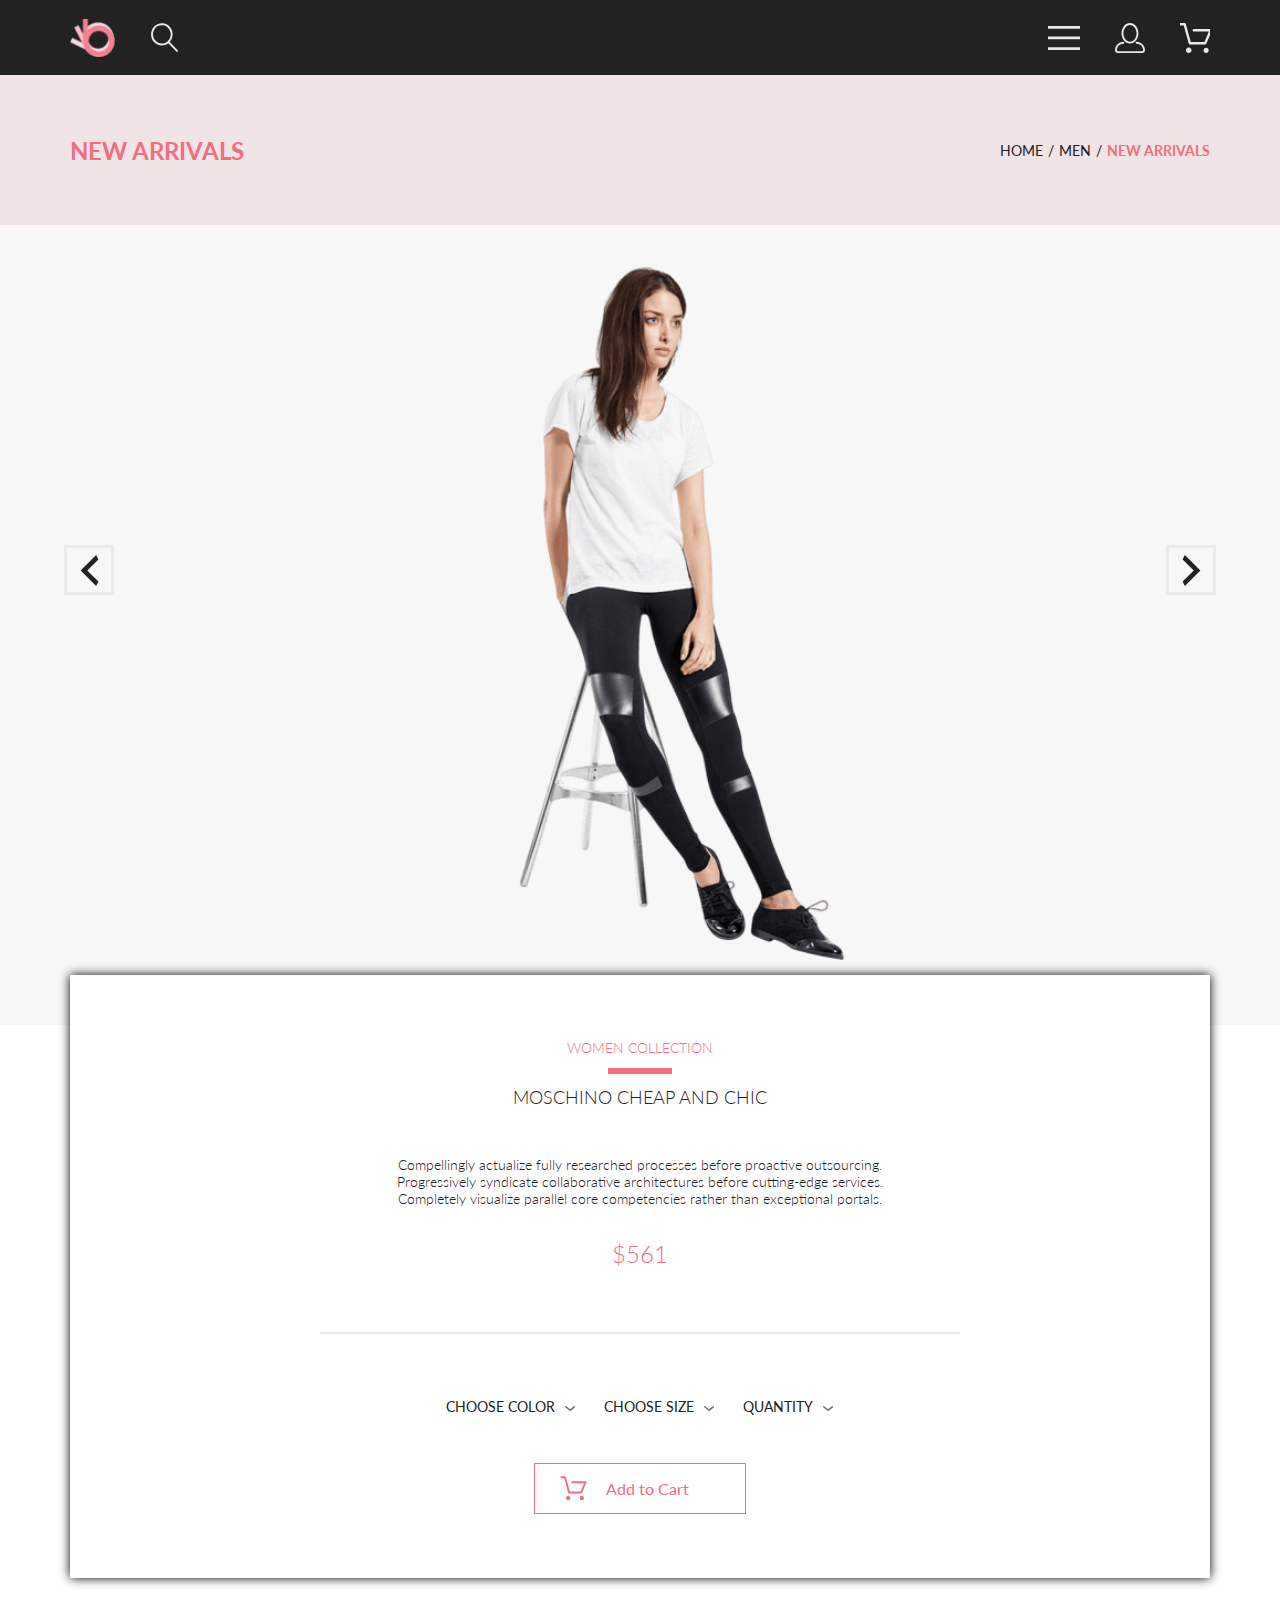
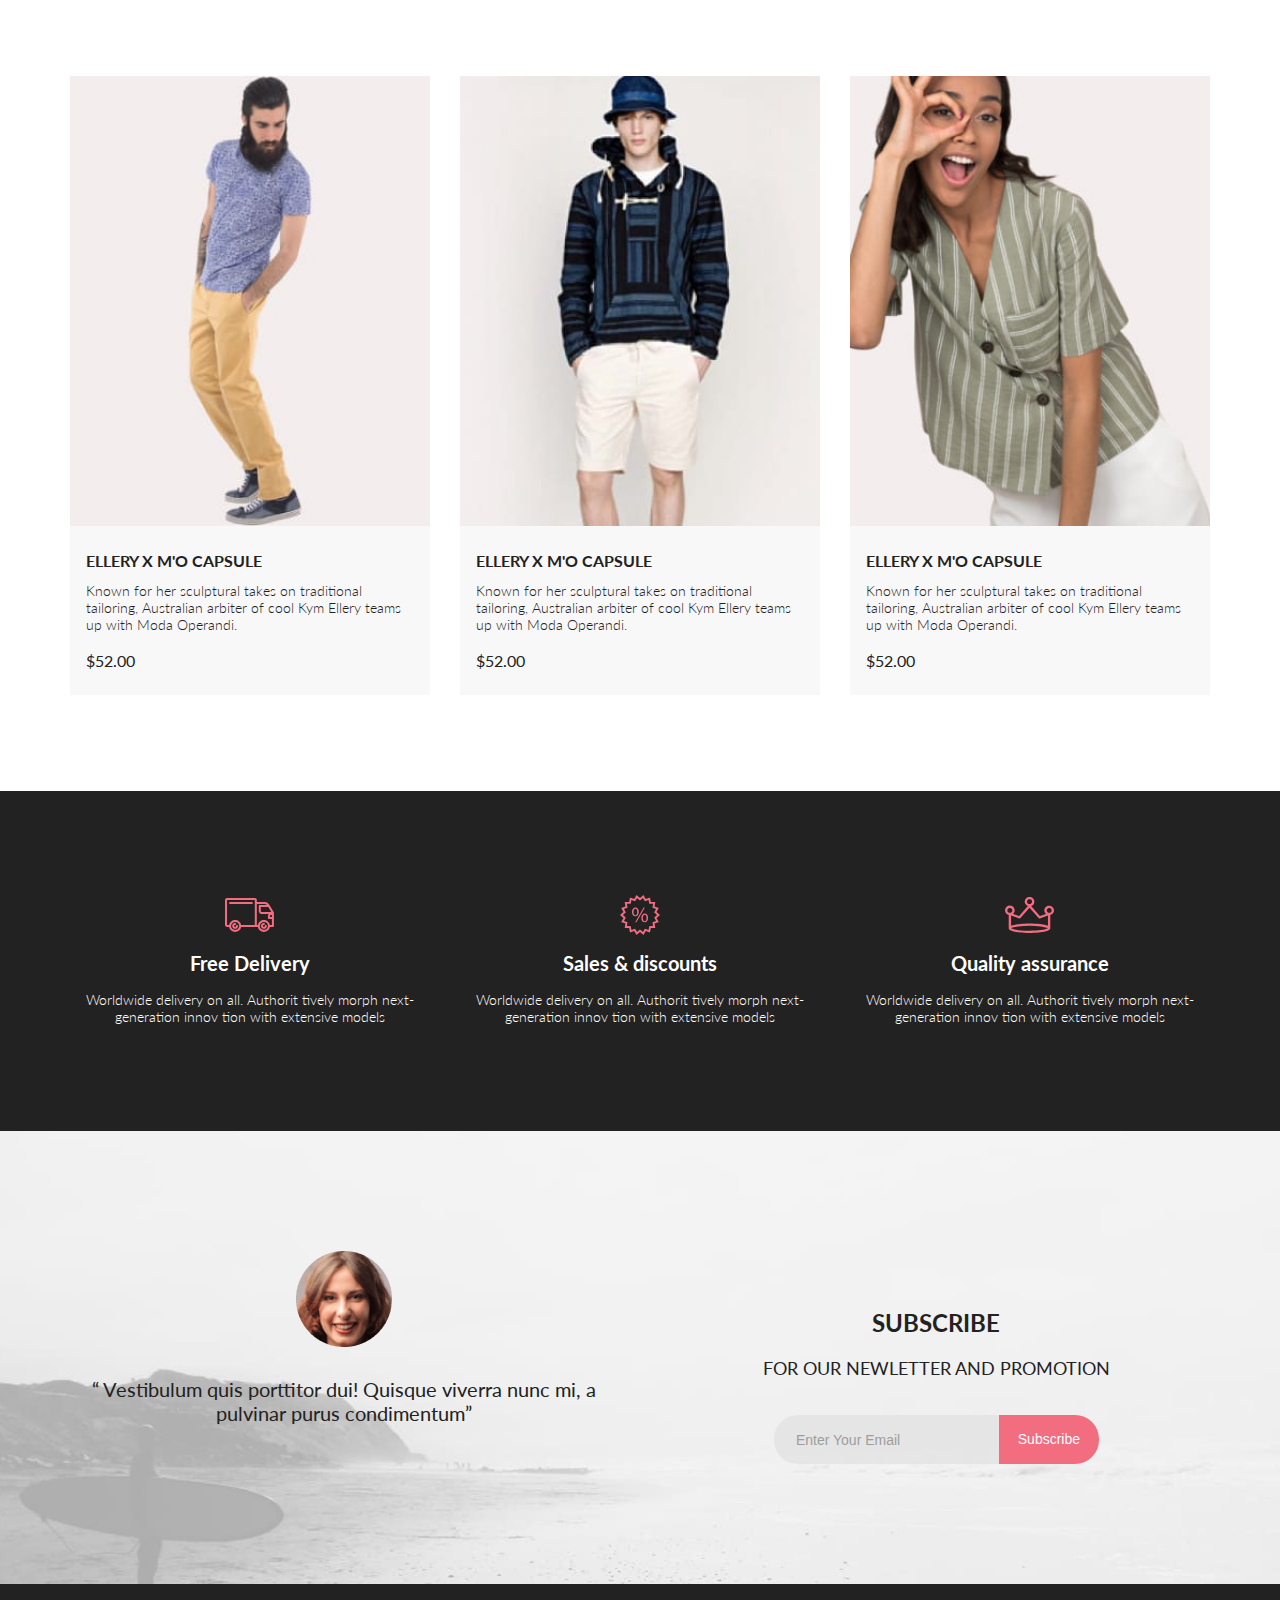
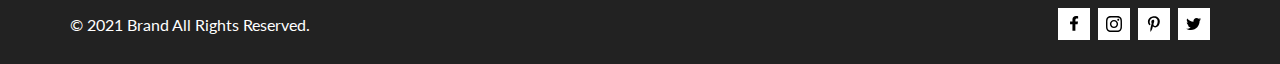
<file: product.html>
<!DOCTYPE html>
<html lang="en">
<head>
    <meta charset="UTF-8">
    <meta name="viewport" content="width=device-width, initial-scale=1.0">
    <title>Professional Shop</title>
    <link rel="preconnect" href="https://fonts.gstatic.com">
    <link href="https://fonts.googleapis.com/css2?family=Lato:wght@300;400;700;900&display=swap" rel="stylesheet">
    <link rel="stylesheet" href="style.css">
</head>
<body>

<div class="wrapper">

    <header class="header center">
        <div class="header__left">
            <a class="header__logo" href="index.html">
                <img class="header__photo" src="img/logo.svg" alt="logo">
            </a>
            <a class="header__search" href="#">
                <img class="header__photo" src="img/search.svg" alt="search">
            </a>
        </div>

        <div class="header__right">
            <div class="header__menu">
                <img class="header__photo" src="img/menu.svg" alt="menu">    
            </div>
            <a class="header__account" href="registration.html">
                <img class="header__photo" src="img/account.svg" alt="account">
            </a>
            <a class="header__trash" href="cart.html">
                <img class="header__photo" src="img/trash.svg" alt="trash">
            </a>
        </div>
                
        <div class="header__popup">
            <div class="header__popup__close">
                <svg class="header__popup__close__img" width="16" height="16" viewBox="0 0 13 13"  xmlns="http://www.w3.org/2000/svg">
                    <path d="M7.4158 6.00409L11.7158 1.71409C11.9041 1.52579 12.0099 1.27039 12.0099 1.00409C12.0099 0.73779 11.9041 0.482395 11.7158 0.294092C11.5275 0.105788 11.2721 0 11.0058 0C10.7395 0 10.4841 0.105788 10.2958 0.294092L6.0058 4.59409L1.7158 0.294092C1.52749 0.105788 1.2721 -1.9841e-09 1.0058 0C0.739497 1.9841e-09 0.484102 0.105788 0.295798 0.294092C0.107495 0.482395 0.0017066 0.73779 0.0017066 1.00409C0.0017066 1.27039 0.107495 1.52579 0.295798 1.71409L4.5958 6.00409L0.295798 10.2941C0.20207 10.3871 0.127676 10.4977 0.0769072 10.6195C0.0261385 10.7414 0 10.8721 0 11.0041C0 11.1361 0.0261385 11.2668 0.0769072 11.3887C0.127676 11.5105 0.20207 11.6211 0.295798 11.7141C0.388761 11.8078 0.499362 11.8822 0.621222 11.933C0.743081 11.9838 0.873786 12.0099 1.0058 12.0099C1.13781 12.0099 1.26852 11.9838 1.39038 11.933C1.51223 11.8822 1.62284 11.8078 1.7158 11.7141L6.0058 7.41409L10.2958 11.7141C10.3888 11.8078 10.4994 11.8822 10.6212 11.933C10.7431 11.9838 10.8738 12.0099 11.0058 12.0099C11.1378 12.0099 11.2685 11.9838 11.3904 11.933C11.5122 11.8822 11.6228 11.8078 11.7158 11.7141C11.8095 11.6211 11.8839 11.5105 11.9347 11.3887C11.9855 11.2668 12.0116 11.1361 12.0116 11.0041C12.0116 10.8721 11.9855 10.7414 11.9347 10.6195C11.8839 10.4977 11.8095 10.3871 11.7158 10.2941L7.4158 6.00409Z"/>
                </svg>
            </div>      
            <h2 class="header__popup__header">menu</h2>
            
            <ul class="header__popup__menu">
                <li class="header__popup__list">
                    <a class="header__popup__link" href="catalog.html">Catalog</a>
                </li>  
                <li class="header__popup__list">
                    <a class="header__popup__link" href="registration.html">Registration</a>
                </li>
                <li class="header__popup__list">
                    <a class="header__popup__link" href="cart.html">Shopping cart</a>
                </li> 
            </ul>                
            <h2 class="header__popup__header header__popup__header_color">man</h2>    

            <ul class="header__popup__menu">         
                <li class="header__popup__list">
                    <a class="header__popup__link" href="#">Accessories</a>
                </li>
                <li class="header__popup__list">
                    <a class="header__popup__link" href="#">Bags</a>
                </li>
                <li class="header__popup__list">
                    <a class="header__popup__link" href="#">Denim</a>
                </li>
                <li class="header__popup__list">
                    <a class="header__popup__link" href="#">T-Shirts</a>
                </li>
            </ul>     

            <h2 class="header__popup__header header__popup__header_color">woman</h2>   

            <ul class="header__popup__menu">
                <li class="header__popup__list">
                    <a class="header__popup__link" href="#">Accessories</a>
                </li>
                <li class="main__menu__list__list">
                    <a class="header__popup__link" href="#">Jackets & Coats</a>
                </li>
                <li class="header__popup__list">
                    <a class="header__popup__link" href="#">Polos</a>
                </li>
                <li class="header__popup__list">
                    <a class="header__popup__list" href="#">T-Shirts</a>
                </li>
                <li class="header__popup__list">
                    <a class="header__popup__link" href="#">Shirts</a>
                </li>
            </ul>    

            <h2 class="header__popup__header header__popup__header_color">kids</h2>  

            <ul class="header__popup__menu">                
                <li class="header__popup__list">
                    <a class="header__popup__link" href="#">Accessories</a>
                </li>
                <li class="header__popup__list">
                    <a class="header__popup__link" href="#">Jackets & Coats</a>
                </li>
                <li class="header__popup__list">
                    <a class="header__popup__link" href="#">Polos</a>
                </li>
                <li class="header__popup__list">
                    <a class="header__popup__link" href="#">T-Shirts</a>
                </li>
                <li class="header__popup__list">
                    <a class="header__popup__link" href="#">Shirts</a>
                </li>
                <li class="header__popup__list">
                    <a class="header__popup__link" href="#">Bags</a>
                </li>
            </ul>           
        </div>
    </header>

    <main class="main">

        <section class="breadcrumbs center">
            <div class="breadcrumbs__left">
                <h1 class="breadcrumbs__heading">new arrivals</h1>
            </div>
            <div class="breadcrumbs__right">
                <a class="breadcrumbs__link" href="index.html">home</a>
                <a class="breadcrumbs__link" href="#">men</a>
                <a class="breadcrumbs__link" href="#">new arrivals</a>
            </div>
        </section>
            
        <section class="slider">     
            <div class="slider__wrapper">	
                <div class="slider__inner">	
                    <img class="slider__photo" src="img/product/slider-photo.png" alt="slider-photo">
                </div>
            </div>
            <div class="slider__navigations">
                <div class="slider__navigations__prev">
                    <svg class="slider__navigations__prev__img" width="16" height="24" viewBox="0 0 13 23"  xmlns="http://www.w3.org/2000/svg">
                        <path d="M12.6998 3.7499L4.9498 11.4999L12.6998 19.2499L11.1498 22.3499L0.299805 11.4999L11.1498 0.649902L12.6998 3.7499Z"/>
                    </svg>
                </div>
                <div class="slider__navigations__next">
                    <svg class="slider__navigations__next__img" width="16" height="24" viewBox="0 0 13 23" xmlns="http://www.w3.org/2000/svg">
                        <path d="M0.299805 19.2499L8.0498 11.4999L0.299805 3.7499L1.8498 0.649902L12.6998 11.4999L1.8498 22.3499L0.299805 19.2499Z"/>
                    </svg>
                </div>
            </div> 
        </section>        
                
        <section class="merchendise center">  
            <div class="merchendise__box">            
                <div class="merchendise__descriptions">   
                    <h2 class="merchendise__header">women collection</h2>
                    <hr class="merchendise__hr">
                    <h3 class="merchendise__heading">moschino cheap and chic</h3>
                    <p class="merchendise__text">Compellingly actualize fully researched processes before proactive outsourcing. Progressively syndicate collaborative architectures before cutting-edge services. Completely visualize parallel core competencies rather than exceptional portals.</p>
                    <p class="merchendise__price">$561</p>
                    <hr class="merchendise__hr_low">
                </div>  
                <div class="merchendise__sort">
                    <ul class="merchendise__sort__menu">
                        <li class="merchendise__sort__list">choose color</li>
                        <li class="merchendise__sort__list">choose size</li>
                        <li class="merchendise__sort__list">quantity</li>
                    </ul>
        
                </div>
                <div class="merchendise__block__button">
                    <a href="cart.html" class="merchendise__button">
                        <svg class="merchendise__button__img" width="27" height="25" viewBox="0 0 27 25"  xmlns="http://www.w3.org/2000/svg">
                            <path d="M21.876 22.2662C21.921 22.2549 21.9423 22.2339 21.96 22.2129C21.9678 22.2037 21.9756 22.1946 21.9835 22.1855C22.02 22.1438 22.0233 22.0553 22.0224 22.0105C22.0092 21.9044 21.9185 21.8315 21.8412 21.8315C21.8375 21.8315 21.8336 21.8317 21.8312 21.8318C21.7531 21.8372 21.6653 21.9409 21.6719 22.0625C21.6813 22.1793 21.7675 22.2662 21.8392 22.2662H21.876ZM8.21954 22.2599C8.31873 22.2599 8.39935 22.1655 8.39935 22.0496C8.39935 21.9341 8.31873 21.8401 8.21954 21.8401C8.12042 21.8401 8.03973 21.9341 8.03973 22.0496C8.03973 22.1655 8.12042 22.2599 8.21954 22.2599ZM21.9995 24.2662C21.9517 24.2662 21.8878 24.2662 21.8392 24.2662C20.7017 24.2662 19.7567 23.3545 19.6765 22.198C19.5964 20.9929 20.4937 19.9183 21.6953 19.8364C21.7441 19.8331 21.7928 19.8315 21.8412 19.8315C22.9799 19.8315 23.9413 20.7324 24.019 21.8884C24.0505 22.4915 23.8741 23.0612 23.4898 23.5012C23.1055 23.9575 22.5764 24.2177 21.9995 24.2662ZM8.21954 24.2599C7.01532 24.2599 6.03973 23.2709 6.03973 22.0496C6.03973 20.8291 7.01532 19.8401 8.21954 19.8401C9.42371 19.8401 10.3994 20.8291 10.3994 22.0496C10.3994 23.2709 9.42371 24.2599 8.21954 24.2599ZM21.1984 17.3938H9.13306C8.70013 17.3938 8.31586 17.1005 8.20331 16.6775L4.27753 2.24768H1.52173C0.993408 2.24768 0.560547 1.80859 0.560547 1.27039C0.560547 0.733032 0.993408 0.292969 1.52173 0.292969H4.99933C5.43134 0.292969 5.81561 0.586304 5.9281 1.01025L9.85394 15.4391H20.5576L24.1144 7.13379H12.2578C11.7286 7.13379 11.2957 6.69373 11.2957 6.15649C11.2957 5.61914 11.7286 5.17908 12.2578 5.17908H25.5886C25.9091 5.17908 26.2141 5.34192 26.3896 5.61914C26.566 5.89539 26.5984 6.23743 26.4697 6.547L22.0795 16.807C21.9193 17.1653 21.5827 17.3938 21.1984 17.3938Z"/>
                        </svg> 
                        Add to Cart
                    </a>
                </div>
            </div> 
            <div class="product__box product__box_product">
                <div class="product__items">
                    <a class="product__link" href="#">
                        <div class="product__img">
                            <img src="img/product/product-1.jpg" alt="product-1">
                        </div>
                    </a>
                    <div class="product__button">
                        <a href="cart.html" class="product__addtocard__link">
                            <svg class="product__button__img" width="27" height="25" viewBox="0 0 27 25"  xmlns="http://www.w3.org/2000/svg">
                                <path d="M21.876 22.2662C21.921 22.2549 21.9423 22.2339 21.96 22.2129C21.9678 22.2037 21.9756 22.1946 21.9835 22.1855C22.02 22.1438 22.0233 22.0553 22.0224 22.0105C22.0092 21.9044 21.9185 21.8315 21.8412 21.8315C21.8375 21.8315 21.8336 21.8317 21.8312 21.8318C21.7531 21.8372 21.6653 21.9409 21.6719 22.0625C21.6813 22.1793 21.7675 22.2662 21.8392 22.2662H21.876ZM8.21954 22.2599C8.31873 22.2599 8.39935 22.1655 8.39935 22.0496C8.39935 21.9341 8.31873 21.8401 8.21954 21.8401C8.12042 21.8401 8.03973 21.9341 8.03973 22.0496C8.03973 22.1655 8.12042 22.2599 8.21954 22.2599ZM21.9995 24.2662C21.9517 24.2662 21.8878 24.2662 21.8392 24.2662C20.7017 24.2662 19.7567 23.3545 19.6765 22.198C19.5964 20.9929 20.4937 19.9183 21.6953 19.8364C21.7441 19.8331 21.7928 19.8315 21.8412 19.8315C22.9799 19.8315 23.9413 20.7324 24.019 21.8884C24.0505 22.4915 23.8741 23.0612 23.4898 23.5012C23.1055 23.9575 22.5764 24.2177 21.9995 24.2662ZM8.21954 24.2599C7.01532 24.2599 6.03973 23.2709 6.03973 22.0496C6.03973 20.8291 7.01532 19.8401 8.21954 19.8401C9.42371 19.8401 10.3994 20.8291 10.3994 22.0496C10.3994 23.2709 9.42371 24.2599 8.21954 24.2599ZM21.1984 17.3938H9.13306C8.70013 17.3938 8.31586 17.1005 8.20331 16.6775L4.27753 2.24768H1.52173C0.993408 2.24768 0.560547 1.80859 0.560547 1.27039C0.560547 0.733032 0.993408 0.292969 1.52173 0.292969H4.99933C5.43134 0.292969 5.81561 0.586304 5.9281 1.01025L9.85394 15.4391H20.5576L24.1144 7.13379H12.2578C11.7286 7.13379 11.2957 6.69373 11.2957 6.15649C11.2957 5.61914 11.7286 5.17908 12.2578 5.17908H25.5886C25.9091 5.17908 26.2141 5.34192 26.3896 5.61914C26.566 5.89539 26.5984 6.23743 26.4697 6.547L22.0795 16.807C21.9193 17.1653 21.5827 17.3938 21.1984 17.3938Z"/>
                            </svg>
                            Add to Cart
                        </a>
                    </div>
                    <div class="product__descriptions">
                        <a href="#" class="product__link__heading">ellery x m'o capsule</a>
                        <p class="product__text">Known for her sculptural takes on traditional tailoring, Australian arbiter of cool Kym Ellery teams up with Moda Operandi.</p>
                        <p class="product__price">$52.00</p>
                    </div>

                </div>
                <div class="product__items">
                    <a class="product__link" href="#">
                        <div class="product__img">       
                            <img src="img/product/product-2.jpg" alt="product-2">
                        </div>
                    </a>
                    <div class="product__button">
                        <a href="cart.html" class="product__addtocard__link">
                            <svg class="product__button__img" width="27" height="25" viewBox="0 0 27 25"  xmlns="http://www.w3.org/2000/svg">
                                <path d="M21.876 22.2662C21.921 22.2549 21.9423 22.2339 21.96 22.2129C21.9678 22.2037 21.9756 22.1946 21.9835 22.1855C22.02 22.1438 22.0233 22.0553 22.0224 22.0105C22.0092 21.9044 21.9185 21.8315 21.8412 21.8315C21.8375 21.8315 21.8336 21.8317 21.8312 21.8318C21.7531 21.8372 21.6653 21.9409 21.6719 22.0625C21.6813 22.1793 21.7675 22.2662 21.8392 22.2662H21.876ZM8.21954 22.2599C8.31873 22.2599 8.39935 22.1655 8.39935 22.0496C8.39935 21.9341 8.31873 21.8401 8.21954 21.8401C8.12042 21.8401 8.03973 21.9341 8.03973 22.0496C8.03973 22.1655 8.12042 22.2599 8.21954 22.2599ZM21.9995 24.2662C21.9517 24.2662 21.8878 24.2662 21.8392 24.2662C20.7017 24.2662 19.7567 23.3545 19.6765 22.198C19.5964 20.9929 20.4937 19.9183 21.6953 19.8364C21.7441 19.8331 21.7928 19.8315 21.8412 19.8315C22.9799 19.8315 23.9413 20.7324 24.019 21.8884C24.0505 22.4915 23.8741 23.0612 23.4898 23.5012C23.1055 23.9575 22.5764 24.2177 21.9995 24.2662ZM8.21954 24.2599C7.01532 24.2599 6.03973 23.2709 6.03973 22.0496C6.03973 20.8291 7.01532 19.8401 8.21954 19.8401C9.42371 19.8401 10.3994 20.8291 10.3994 22.0496C10.3994 23.2709 9.42371 24.2599 8.21954 24.2599ZM21.1984 17.3938H9.13306C8.70013 17.3938 8.31586 17.1005 8.20331 16.6775L4.27753 2.24768H1.52173C0.993408 2.24768 0.560547 1.80859 0.560547 1.27039C0.560547 0.733032 0.993408 0.292969 1.52173 0.292969H4.99933C5.43134 0.292969 5.81561 0.586304 5.9281 1.01025L9.85394 15.4391H20.5576L24.1144 7.13379H12.2578C11.7286 7.13379 11.2957 6.69373 11.2957 6.15649C11.2957 5.61914 11.7286 5.17908 12.2578 5.17908H25.5886C25.9091 5.17908 26.2141 5.34192 26.3896 5.61914C26.566 5.89539 26.5984 6.23743 26.4697 6.547L22.0795 16.807C21.9193 17.1653 21.5827 17.3938 21.1984 17.3938Z"/>
                            </svg> 
                            Add to Cart
                        </a>
                    </div>
                    <div class="product__descriptions">
                        <a href="#" class="product__link__heading">ellery x m'o capsule</a>
                        <p class="product__text">Known for her sculptural takes on traditional tailoring, Australian arbiter of cool Kym Ellery teams up with Moda Operandi.</p>
                        <p class="product__price">$52.00</p>
                    </div>
                </div>
                <div class="product__items">
                    <a class="product__link" href="#">
                        <div class="product__img">
                            <img src="img/product/product-3.jpg" alt="product-3">
                        </div>
                    </a>
                    <div class="product__button">
                        <a href="cart.html" class="product__addtocard__link">
                            <svg class="product__button__img" width="27" height="25" viewBox="0 0 27 25"  xmlns="http://www.w3.org/2000/svg">
                                <path d="M21.876 22.2662C21.921 22.2549 21.9423 22.2339 21.96 22.2129C21.9678 22.2037 21.9756 22.1946 21.9835 22.1855C22.02 22.1438 22.0233 22.0553 22.0224 22.0105C22.0092 21.9044 21.9185 21.8315 21.8412 21.8315C21.8375 21.8315 21.8336 21.8317 21.8312 21.8318C21.7531 21.8372 21.6653 21.9409 21.6719 22.0625C21.6813 22.1793 21.7675 22.2662 21.8392 22.2662H21.876ZM8.21954 22.2599C8.31873 22.2599 8.39935 22.1655 8.39935 22.0496C8.39935 21.9341 8.31873 21.8401 8.21954 21.8401C8.12042 21.8401 8.03973 21.9341 8.03973 22.0496C8.03973 22.1655 8.12042 22.2599 8.21954 22.2599ZM21.9995 24.2662C21.9517 24.2662 21.8878 24.2662 21.8392 24.2662C20.7017 24.2662 19.7567 23.3545 19.6765 22.198C19.5964 20.9929 20.4937 19.9183 21.6953 19.8364C21.7441 19.8331 21.7928 19.8315 21.8412 19.8315C22.9799 19.8315 23.9413 20.7324 24.019 21.8884C24.0505 22.4915 23.8741 23.0612 23.4898 23.5012C23.1055 23.9575 22.5764 24.2177 21.9995 24.2662ZM8.21954 24.2599C7.01532 24.2599 6.03973 23.2709 6.03973 22.0496C6.03973 20.8291 7.01532 19.8401 8.21954 19.8401C9.42371 19.8401 10.3994 20.8291 10.3994 22.0496C10.3994 23.2709 9.42371 24.2599 8.21954 24.2599ZM21.1984 17.3938H9.13306C8.70013 17.3938 8.31586 17.1005 8.20331 16.6775L4.27753 2.24768H1.52173C0.993408 2.24768 0.560547 1.80859 0.560547 1.27039C0.560547 0.733032 0.993408 0.292969 1.52173 0.292969H4.99933C5.43134 0.292969 5.81561 0.586304 5.9281 1.01025L9.85394 15.4391H20.5576L24.1144 7.13379H12.2578C11.7286 7.13379 11.2957 6.69373 11.2957 6.15649C11.2957 5.61914 11.7286 5.17908 12.2578 5.17908H25.5886C25.9091 5.17908 26.2141 5.34192 26.3896 5.61914C26.566 5.89539 26.5984 6.23743 26.4697 6.547L22.0795 16.807C21.9193 17.1653 21.5827 17.3938 21.1984 17.3938Z"/>
                            </svg> 
                            Add to Cart
                        </a>
                    </div>
                    <div class="product__descriptions">
                        <a href="#" class="product__link__heading">ellery x m'o capsule</a>
                        <p class="product__text">Known for her sculptural takes on traditional tailoring, Australian arbiter of cool Kym Ellery teams up with Moda Operandi.</p>
                        <p class="product__price">$52.00</p>
                    </div>
                </div>
            </div>
        </section>

        <section class="feature center">
            <div class="feature__content center">
                <div class="feature__items">
                    <div class="feature__img">
                        <img class="feature__icon" src="img/delivery.svg" alt="delivery">
                    </div>
                    <div class="feature__descriptions">
                        <h3 class="feature__heading">Free Delivery</h3>
                        <p class="feature__text">Worldwide delivery on all. Authorit tively morph next-generation innov tion with extensive models</p>
                    </div>
                </div>
                <div class="feature__items">
                    <div class="feature__img">
                        <img class="feature__icon" src="img/discount.svg" alt="discount">
                    </div>
                    <div class="feature__descriptions">
                        <h3 class="feature__heading">Sales & discounts</h3>
                        <p class="feature__text">Worldwide delivery on all. Authorit tively morph next-generation innov tion with extensive models</p>
                    </div>
                </div>
                <div class="feature__items">
                    <div class="feature__img">
                        <img class="feature__icon" src="img/quality.svg" alt="quality">
                    </div>
                    <div class="feature__descriptions">
                        <h3 class="feature__heading">Quality assurance</h3>
                        <p class="feature__text">Worldwide delivery on all. Authorit tively morph next-generation innov tion with extensive models</p>
                    </div>
                </div>
            </div>
        </section>
                    
        <section class="subscribe center">
            <div class="subscribe__info">
                <div class="subscribe__img">
                    <img class="subscribe__photo" src="img/photo-subscribe.png" alt="photo subscribe">
                </div>
                <p class="subscribe__text"> <q> Vestibulum quis porttitor dui! Quisque viverra nunc mi, a pulvinar purus condimentum</q></p>
            </div>
            <div class="subscribe__address">
                <div class="subscribe__descriptions">
                    <h3 class="subscribe__heading">Subscribe</h3>
                    <p class="subscribe__text_form">for our newletter and promotion</p>
                </div>
                <form action="#" class="subscribe__form">
                    <input class="subscribe__field" type="email" placeholder="Enter Your Email" required>
                    <button class="subscribe__button" type="submit">Subscribe</button>
                </form>
            </div>
        </section>

    </main>

    <footer class="footer center">
        <div class="footer__left">
            <p class="footer__copyright">&copy; 2021 Brand All Rights Reserved.</p>
        </div>
        <div class="footer__right">
            <a class="footer__link" href="https://www.facebook.com/">
                <svg class="footer__img" width="11" height="16" viewBox="0 0 11 16" xmlns="http://www.w3.org/2000/svg">
                    <path d="M9.08836 8.28L9.50686 5.61602H6.89022V3.88729C6.89022 3.15847 7.25574 2.44806 8.42765 2.44806H9.61722V0.179975C9.61722 0.179975 8.53772 0 7.50561 0C5.35073 0 3.9422 1.27593 3.9422 3.5857V5.61602H1.54688V8.28H3.9422V14.72H6.89022V8.28H9.08836Z"/>
                </svg>
            </a>
            <a class="footer__link" href="https://www.instagram.com/">            
                <svg class="footer__img" width="17" height="16" viewBox="0 0 14.9082 14.8789" fill="" xmlns="http://www.w3.org/2000/svg" xmlns:xlink="http://www.w3.org/1999/xlink">
                    <path d="M7.45 3.62C5.33 3.62 3.63 5.32 3.63 7.43C3.63 9.55 5.33 11.25 7.45 11.25C9.57 11.25 11.27 9.55 11.27 7.43C11.27 5.32 9.57 3.62 7.45 3.62ZM7.45 9.91C6.08 9.91 4.97 8.8 4.97 7.43C4.97 6.07 6.08 4.95 7.45 4.95C8.82 4.95 9.93 6.07 9.93 7.43C9.93 8.8 8.82 9.91 7.45 9.91ZM12.32 3.46C12.32 3.96 11.92 4.35 11.43 4.35C10.93 4.35 10.54 3.96 10.54 3.46C10.54 2.97 10.94 2.57 11.43 2.57C11.92 2.57 12.32 2.97 12.32 3.46ZM14.85 4.37C14.79 3.17 14.52 2.12 13.65 1.25C12.77 0.38 11.72 0.11 10.52 0.05C9.29 -0.02 5.6 -0.02 4.37 0.05C3.18 0.1 2.13 0.38 1.25 1.25C0.38 2.12 0.11 3.17 0.05 4.36C-0.02 5.59 -0.02 9.27 0.05 10.5C0.1 11.69 0.38 12.75 1.25 13.62C2.13 14.49 3.18 14.76 4.37 14.82C5.6 14.89 9.29 14.89 10.52 14.82C11.72 14.77 12.77 14.49 13.65 13.62C14.52 12.75 14.79 11.69 14.85 10.5C14.92 9.27 14.92 5.59 14.85 4.37ZM13.26 11.82C13 12.47 12.5 12.97 11.84 13.24C10.86 13.62 8.53 13.53 7.45 13.53C6.37 13.53 4.03 13.62 3.06 13.24C2.41 12.98 1.9 12.48 1.64 11.82C1.25 10.84 1.34 8.52 1.34 7.43C1.34 6.35 1.25 4.02 1.64 3.05C1.9 2.4 2.4 1.9 3.06 1.63C4.04 1.25 6.37 1.33 7.45 1.33C8.53 1.33 10.87 1.25 11.84 1.63C12.5 1.89 13 2.4 13.26 3.05C13.65 4.03 13.56 6.35 13.56 7.43C13.56 8.52 13.65 10.84 13.26 11.82Z" fill="" fill-opacity="1.000000" fill-rule="nonzero"/>
                </svg>
            </a>
            <a class="footer__link" href="https://www.pinterest.ru/">
                <svg class="footer__img" width="13" height="16" viewBox="0 0 13 16" xmlns="http://www.w3.org/2000/svg">
                    <path d="M6.74032 0.203125C3.55564 0.203125 0.408203 2.34063 0.408203 5.8C0.408203 8 1.63738 9.25 2.38233 9.25C2.68963 9.25 2.86655 8.3875 2.86655 8.14375C2.86655 7.85313 2.13091 7.23438 2.13091 6.025C2.13091 3.5125 4.03055 1.73125 6.4889 1.73125C8.60271 1.73125 10.1671 2.94062 10.1671 5.1625C10.1671 6.82187 9.50597 9.93437 7.36422 9.93437C6.59133 9.93437 5.93018 9.37187 5.93018 8.56563C5.93018 7.38438 6.74963 6.24062 6.74963 5.02187C6.74963 2.95312 3.835 3.32812 3.835 5.82812C3.835 6.35313 3.90018 6.93437 4.13298 7.4125C3.70463 9.26875 2.82931 12.0344 2.82931 13.9469C2.82931 14.5375 2.91311 15.1188 2.96899 15.7094C3.07452 15.8281 3.02175 15.8156 3.18316 15.7563C4.74757 13.6 4.69169 13.1781 5.3994 10.3562C5.78119 11.0875 6.76826 11.4812 7.55046 11.4812C10.8469 11.4812 12.3275 8.24688 12.3275 5.33125C12.3275 2.22813 9.66427 0.203125 6.74032 0.203125Z"/>
                </svg>
            </a>
            <a class="footer__link" href="https://twitter.com/">
                <svg class="footer__img" width="17" height="14" viewBox="0 0 17 14" xmlns="http://www.w3.org/2000/svg">
                    <path d="M14.417 3.74052C14.427 3.88264 14.427 4.0248 14.427 4.16692C14.427 8.50192 11.1498 13.4969 5.15986 13.4969C3.31448 13.4969 1.60022 12.9588 0.158203 12.0248C0.420396 12.0552 0.67247 12.0654 0.944752 12.0654C2.46741 12.0654 3.8691 11.5476 4.98843 10.6644C3.5565 10.6339 2.3565 9.68977 1.94305 8.39027C2.14475 8.4207 2.34642 8.44102 2.5582 8.44102C2.85063 8.44102 3.14308 8.40039 3.41533 8.32936C1.92291 8.02477 0.803551 6.70498 0.803551 5.11108V5.07048C1.23715 5.31414 1.74139 5.46642 2.2758 5.4867C1.39849 4.89786 0.823727 3.8928 0.823727 2.75573C0.823727 2.14661 0.985041 1.58823 1.26741 1.10092C2.87077 3.09077 5.28086 4.39023 7.98334 4.53239C7.93293 4.28873 7.90266 4.03495 7.90266 3.78114C7.90266 1.97402 9.35477 0.501953 11.1598 0.501953C12.0976 0.501953 12.9446 0.897891 13.5396 1.53748C14.2757 1.39536 14.9816 1.12123 15.6068 0.745609C15.3648 1.50705 14.8505 2.14664 14.1749 2.5527C14.8304 2.48167 15.4657 2.29889 16.0505 2.04511C15.6069 2.69483 15.0522 3.27348 14.417 3.74052Z"/>
                </svg>
            </a>
        </div>
    </footer>

</div>

<script src="script.js"></script>
</body>
</html>
</file>
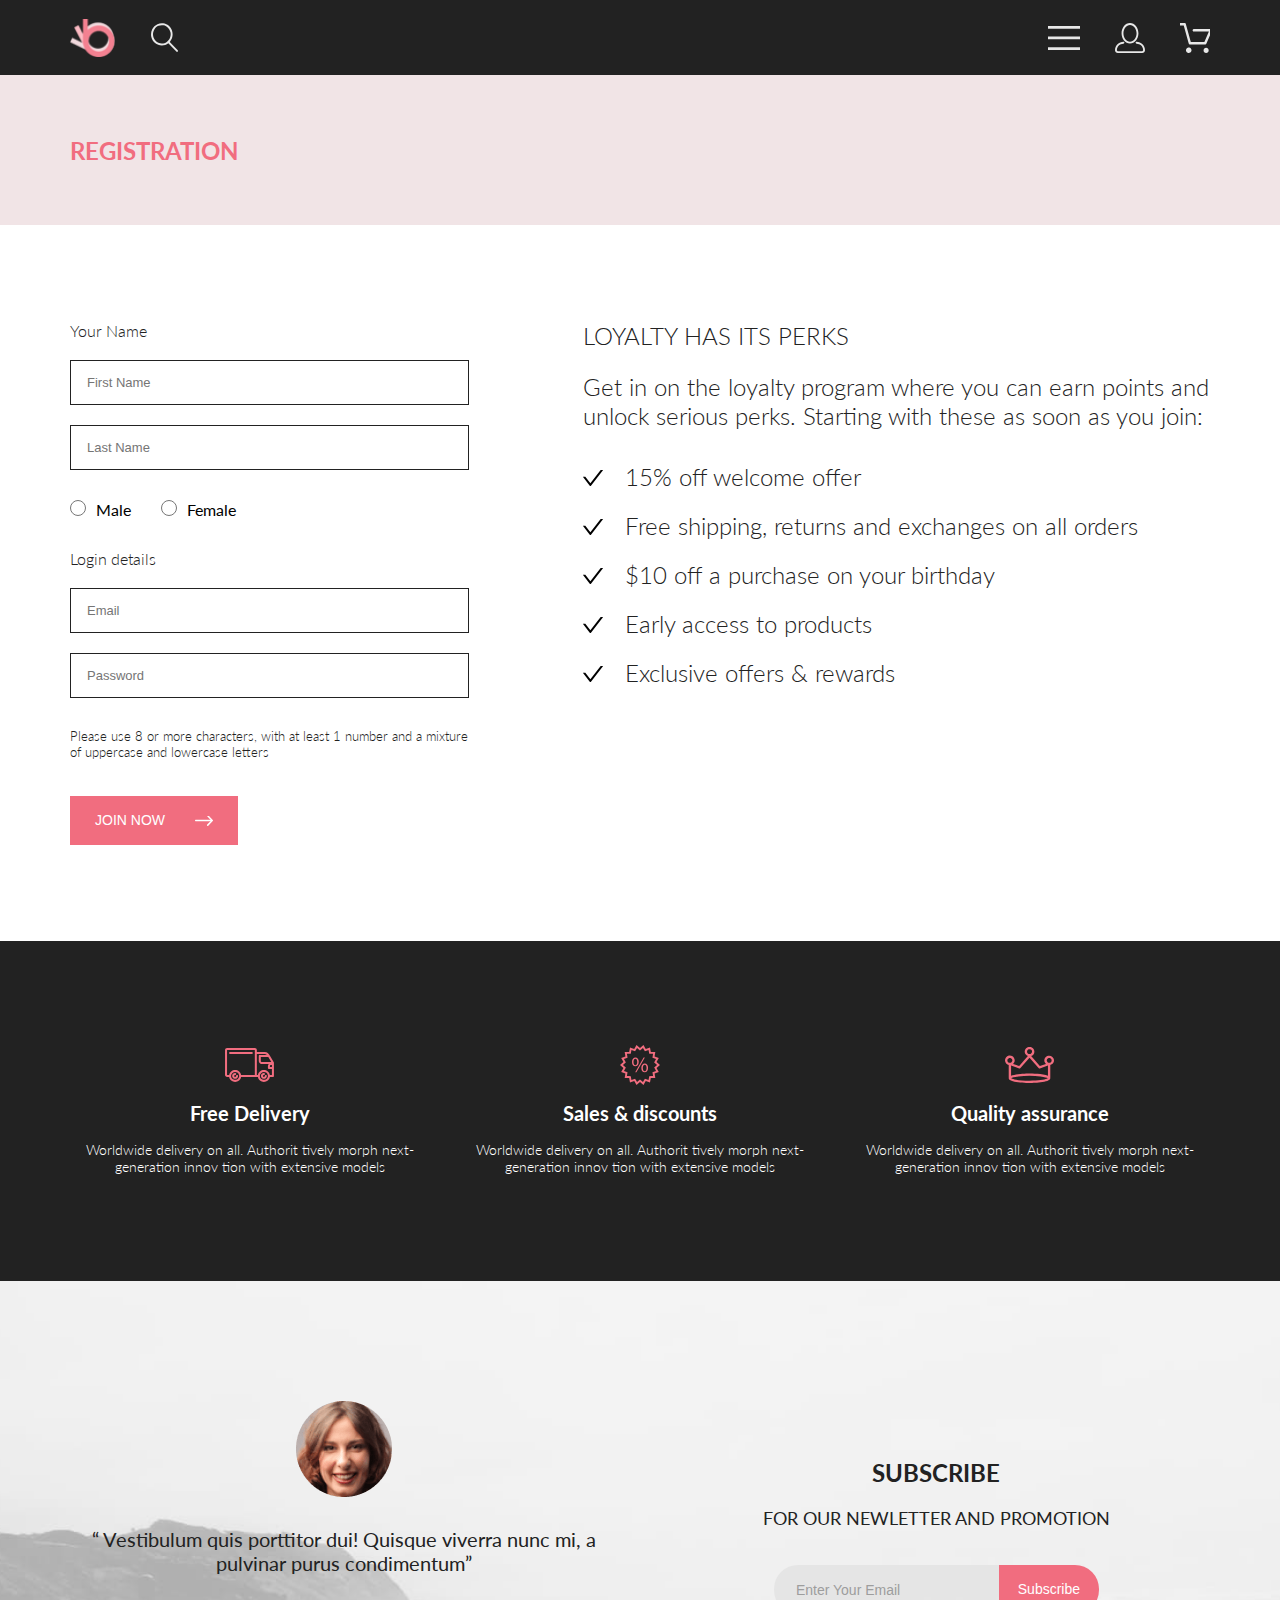
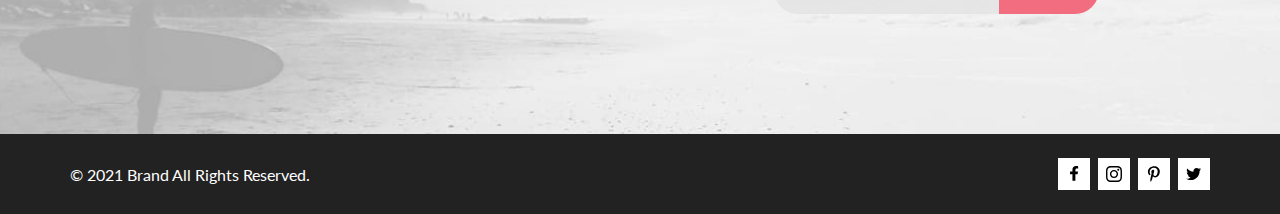
<file: registration.html>
<!DOCTYPE html>
<html lang="en">

<head>
    <meta charset="UTF-8">
    <meta name="viewport" content="width=device-width, initial-scale=1.0">
    <title>Professional Shop</title>
    <link rel="preconnect" href="https://fonts.gstatic.com">
    <link href="https://fonts.googleapis.com/css2?family=Lato:wght@300;400;700;900&display=swap" rel="stylesheet">
    <link rel="stylesheet" href="style.css">
</head>

<body>

<div class="wrapper">   

    <header class="header center">
        <div class="header__left">
            <a class="header__logo" href="index.html">
                <img class="header__photo" src="img/logo.svg" alt="logo">
            </a>
            <a class="header__search" href="#">
                <img class="header__photo" src="img/search.svg" alt="search">
            </a>
        </div>

        <div class="header__right">
            <div class="header__menu">
                <img class="header__photo" src="img/menu.svg" alt="menu">    
            </div>
            <a class="header__account" href="#">
                <img class="header__photo" src="img/account.svg" alt="account">
            </a>
            <a class="header__trash" href="cart.html">
                <img class="header__photo" src="img/trash.svg" alt="trash">
            </a>
        </div>
                
        <div class="header__popup">
            <div class="header__popup__close">
                <svg class="header__popup__close__img" width="16" height="16" viewBox="0 0 13 13"  xmlns="http://www.w3.org/2000/svg">
                    <path d="M7.4158 6.00409L11.7158 1.71409C11.9041 1.52579 12.0099 1.27039 12.0099 1.00409C12.0099 0.73779 11.9041 0.482395 11.7158 0.294092C11.5275 0.105788 11.2721 0 11.0058 0C10.7395 0 10.4841 0.105788 10.2958 0.294092L6.0058 4.59409L1.7158 0.294092C1.52749 0.105788 1.2721 -1.9841e-09 1.0058 0C0.739497 1.9841e-09 0.484102 0.105788 0.295798 0.294092C0.107495 0.482395 0.0017066 0.73779 0.0017066 1.00409C0.0017066 1.27039 0.107495 1.52579 0.295798 1.71409L4.5958 6.00409L0.295798 10.2941C0.20207 10.3871 0.127676 10.4977 0.0769072 10.6195C0.0261385 10.7414 0 10.8721 0 11.0041C0 11.1361 0.0261385 11.2668 0.0769072 11.3887C0.127676 11.5105 0.20207 11.6211 0.295798 11.7141C0.388761 11.8078 0.499362 11.8822 0.621222 11.933C0.743081 11.9838 0.873786 12.0099 1.0058 12.0099C1.13781 12.0099 1.26852 11.9838 1.39038 11.933C1.51223 11.8822 1.62284 11.8078 1.7158 11.7141L6.0058 7.41409L10.2958 11.7141C10.3888 11.8078 10.4994 11.8822 10.6212 11.933C10.7431 11.9838 10.8738 12.0099 11.0058 12.0099C11.1378 12.0099 11.2685 11.9838 11.3904 11.933C11.5122 11.8822 11.6228 11.8078 11.7158 11.7141C11.8095 11.6211 11.8839 11.5105 11.9347 11.3887C11.9855 11.2668 12.0116 11.1361 12.0116 11.0041C12.0116 10.8721 11.9855 10.7414 11.9347 10.6195C11.8839 10.4977 11.8095 10.3871 11.7158 10.2941L7.4158 6.00409Z"/>
                </svg>
            </div>      
            <h2 class="header__popup__header">menu</h2>
            
            <ul class="header__popup__menu">
                <li class="header__popup__list">
                    <a class="header__popup__link" href="catalog.html">Catalog</a>
                </li>  
                <li class="header__popup__list">
                    <a class="header__popup__link" href="#">Registration</a>
                </li>
                <li class="header__popup__list">
                    <a class="header__popup__link" href="cart.html">Shopping cart</a>
                </li> 
            </ul>                
            <h2 class="header__popup__header header__popup__header_color">man</h2>    

            <ul class="header__popup__menu">         
                <li class="header__popup__list">
                    <a class="header__popup__link" href="product.html">Accessories</a>
                </li>
                <li class="header__popup__list">
                    <a class="header__popup__link" href="product.html">Bags</a>
                </li>
                <li class="header__popup__list">
                    <a class="header__popup__link" href="product.html">Denim</a>
                </li>
                <li class="header__popup__list">
                    <a class="header__popup__link" href="product.html">T-Shirts</a>
                </li>
            </ul>     

            <h2 class="header__popup__header header__popup__header_color">woman</h2>   

            <ul class="header__popup__menu">
                <li class="header__popup__list">
                    <a class="header__popup__link" href="product.html">Accessories</a>
                </li>
                <li class="main__menu__list__list">
                    <a class="header__popup__link" href="product.html">Jackets & Coats</a>
                </li>
                <li class="header__popup__list">
                    <a class="header__popup__link" href="product.html">Polos</a>
                </li>
                <li class="header__popup__list">
                    <a class="header__popup__list" href="product.html">T-Shirts</a>
                </li>
                <li class="header__popup__list">
                    <a class="header__popup__link" href="product.html">Shirts</a>
                </li>
            </ul>    

            <h2 class="header__popup__header header__popup__header_color">kids</h2>  

            <ul class="header__popup__menu">                
                <li class="header__popup__list">
                    <a class="header__popup__link" href="product.html">Accessories</a>
                </li>
                <li class="header__popup__list">
                    <a class="header__popup__link" href="product.html">Jackets & Coats</a>
                </li>
                <li class="header__popup__list">
                    <a class="header__popup__link" href="product.html">Polos</a>
                </li>
                <li class="header__popup__list">
                    <a class="header__popup__link" href="product.html">T-Shirts</a>
                </li>
                <li class="header__popup__list">
                    <a class="header__popup__link" href="product.html">Shirts</a>
                </li>
                <li class="header__popup__list">
                    <a class="header__popup__link" href="product.html">Bags</a>
                </li>
            </ul>           
        </div>
    </header>

    <main class="main">

        <section class="breadcrumbs center">
            <div class="breadcrumbs__left">
                <h1 class="breadcrumbs__heading">registration</h1>
            </div>
        </section>

        <section class="info center">
            <div class="info__left">
                <form class="info__form" action="#">
                    <p class="info__text">Your Name</p>
                    <input class="info__input" type="text" placeholder="First Name" required>
                    <input class="info__input" type="text" placeholder="Last Name" required>
                    <div class="info__gender">
                        <div class="info__gender__male">
                            <label class="info__label">
                                <input type="radio" value="male" name="gender">Male
                            </label>
                        </div>
                        <div class="info__gender__female">
                            <label class="gender__info">
                                <input type="radio" value="female" name="gender">Female
                            </label>
                        </div>
                    </div>
                    <p class="info__text">Login details</p>
                    <input class="info__input" type="email" placeholder="Email" required>
                    <input class="info__input" type="password" placeholder="Password" required minlength="8" maxlength="12">
                    <p class="info__password">Please use 8 or more characters, with at least 1 number and a mixture of uppercase and lowercase letters</p>
                    <button class="info__button" type="submit">join now
                        <img class="info__photo" src="img/registration/joinnow.svg" alt="joinnow">
                    </button>
                </form>
            </div>
            <div class="info__right">
                <h2 class="info__header">Loyalty has its perks</h2>
                <p class="info__right__text">Get in on the loyalty program where you can earn points and unlock serious perks. Starting with these as soon as you join:</p>
                <ul class="info__menu">
                    <li class="info__list">15% off welcome offer</li>
                    <li class="info__list">Free shipping, returns and exchanges on all orders</li>
                    <li class="info__list">$10 off a purchase on your birthday</li>
                    <li class="info__list">Early access to products</li>
                    <li class="info__list">Exclusive offers & rewards</li>
                </ul>
            </div>
        </section>

        <section class="feature center">
            <div class="feature__content center">
                <div class="feature__items">
                    <div class="feature__img">
                        <img class="feature__icon" src="img/delivery.svg" alt="delivery">
                    </div>
                    <div class="feature__descriptions">
                        <h3 class="feature__heading">Free Delivery</h3>
                        <p class="feature__text">Worldwide delivery on all. Authorit tively morph next-generation innov tion with extensive models</p>
                    </div>
                </div>
                <div class="feature__items">
                    <div class="feature__img">
                        <img class="feature__icon" src="img/discount.svg" alt="discount">
                    </div>
                    <div class="feature__descriptions">
                        <h3 class="feature__heading">Sales & discounts</h3>
                        <p class="feature__text">Worldwide delivery on all. Authorit tively morph next-generation innov tion with extensive models</p>
                    </div>
                </div>
                <div class="feature__items">
                    <div class="feature__img">
                        <img class="feature__icon" src="img/quality.svg" alt="quality">
                    </div>
                    <div class="feature__descriptions">
                        <h3 class="feature__heading">Quality assurance</h3>
                        <p class="feature__text">Worldwide delivery on all. Authorit tively morph next-generation innov tion with extensive models</p>
                    </div>
                </div>
            </div>
        </section>

        <section class="subscribe center">
            <div class="subscribe__info">
                <div class="subscribe__img">
                    <img class="subscribe__photo" src="img/photo-subscribe.png" alt="photo subscribe">
                </div>
                <p class="subscribe__text"> <q> Vestibulum quis porttitor dui! Quisque viverra nunc mi, a pulvinar purus condimentum</q></p>
            </div>
            <div class="subscribe__address">
                <div class="subscribe__descriptions">
                    <h3 class="subscribe__heading">Subscribe</h3>
                    <p class="subscribe__text_form">for our newletter and promotion</p>
                </div>
                <form action="#" class="subscribe__form">
                    <input class="subscribe__field" type="email" placeholder="Enter Your Email" required>
                    <button class="subscribe__button" type="submit">Subscribe</button>
                </form>
            </div>
        </section>

    </main>

    <footer class="footer center">
        <div class="footer__left">
            <p class="footer__copyright">&copy; 2021 Brand All Rights Reserved.</p>
        </div>
        <div class="footer__right">
            <a class="footer__link" href="https://www.facebook.com/">
                <svg class="footer__img" width="11" height="16" viewBox="0 0 11 16" xmlns="http://www.w3.org/2000/svg">
                    <path d="M9.08836 8.28L9.50686 5.61602H6.89022V3.88729C6.89022 3.15847 7.25574 2.44806 8.42765 2.44806H9.61722V0.179975C9.61722 0.179975 8.53772 0 7.50561 0C5.35073 0 3.9422 1.27593 3.9422 3.5857V5.61602H1.54688V8.28H3.9422V14.72H6.89022V8.28H9.08836Z"/>
                </svg>
            </a>
            <a class="footer__link" href="https://www.instagram.com/">            
                <svg class="footer__img" width="17" height="16" viewBox="0 0 14.9082 14.8789" fill="" xmlns="http://www.w3.org/2000/svg" xmlns:xlink="http://www.w3.org/1999/xlink">
                    <path d="M7.45 3.62C5.33 3.62 3.63 5.32 3.63 7.43C3.63 9.55 5.33 11.25 7.45 11.25C9.57 11.25 11.27 9.55 11.27 7.43C11.27 5.32 9.57 3.62 7.45 3.62ZM7.45 9.91C6.08 9.91 4.97 8.8 4.97 7.43C4.97 6.07 6.08 4.95 7.45 4.95C8.82 4.95 9.93 6.07 9.93 7.43C9.93 8.8 8.82 9.91 7.45 9.91ZM12.32 3.46C12.32 3.96 11.92 4.35 11.43 4.35C10.93 4.35 10.54 3.96 10.54 3.46C10.54 2.97 10.94 2.57 11.43 2.57C11.92 2.57 12.32 2.97 12.32 3.46ZM14.85 4.37C14.79 3.17 14.52 2.12 13.65 1.25C12.77 0.38 11.72 0.11 10.52 0.05C9.29 -0.02 5.6 -0.02 4.37 0.05C3.18 0.1 2.13 0.38 1.25 1.25C0.38 2.12 0.11 3.17 0.05 4.36C-0.02 5.59 -0.02 9.27 0.05 10.5C0.1 11.69 0.38 12.75 1.25 13.62C2.13 14.49 3.18 14.76 4.37 14.82C5.6 14.89 9.29 14.89 10.52 14.82C11.72 14.77 12.77 14.49 13.65 13.62C14.52 12.75 14.79 11.69 14.85 10.5C14.92 9.27 14.92 5.59 14.85 4.37ZM13.26 11.82C13 12.47 12.5 12.97 11.84 13.24C10.86 13.62 8.53 13.53 7.45 13.53C6.37 13.53 4.03 13.62 3.06 13.24C2.41 12.98 1.9 12.48 1.64 11.82C1.25 10.84 1.34 8.52 1.34 7.43C1.34 6.35 1.25 4.02 1.64 3.05C1.9 2.4 2.4 1.9 3.06 1.63C4.04 1.25 6.37 1.33 7.45 1.33C8.53 1.33 10.87 1.25 11.84 1.63C12.5 1.89 13 2.4 13.26 3.05C13.65 4.03 13.56 6.35 13.56 7.43C13.56 8.52 13.65 10.84 13.26 11.82Z" fill="" fill-opacity="1.000000" fill-rule="nonzero"/>
                </svg>
            </a>
            <a class="footer__link" href="https://www.pinterest.ru/">
                <svg class="footer__img" width="13" height="16" viewBox="0 0 13 16" xmlns="http://www.w3.org/2000/svg">
                    <path d="M6.74032 0.203125C3.55564 0.203125 0.408203 2.34063 0.408203 5.8C0.408203 8 1.63738 9.25 2.38233 9.25C2.68963 9.25 2.86655 8.3875 2.86655 8.14375C2.86655 7.85313 2.13091 7.23438 2.13091 6.025C2.13091 3.5125 4.03055 1.73125 6.4889 1.73125C8.60271 1.73125 10.1671 2.94062 10.1671 5.1625C10.1671 6.82187 9.50597 9.93437 7.36422 9.93437C6.59133 9.93437 5.93018 9.37187 5.93018 8.56563C5.93018 7.38438 6.74963 6.24062 6.74963 5.02187C6.74963 2.95312 3.835 3.32812 3.835 5.82812C3.835 6.35313 3.90018 6.93437 4.13298 7.4125C3.70463 9.26875 2.82931 12.0344 2.82931 13.9469C2.82931 14.5375 2.91311 15.1188 2.96899 15.7094C3.07452 15.8281 3.02175 15.8156 3.18316 15.7563C4.74757 13.6 4.69169 13.1781 5.3994 10.3562C5.78119 11.0875 6.76826 11.4812 7.55046 11.4812C10.8469 11.4812 12.3275 8.24688 12.3275 5.33125C12.3275 2.22813 9.66427 0.203125 6.74032 0.203125Z"/>
                </svg>
            </a>
            <a class="footer__link" href="https://twitter.com/">
                <svg class="footer__img" width="17" height="14" viewBox="0 0 17 14" xmlns="http://www.w3.org/2000/svg">
                    <path d="M14.417 3.74052C14.427 3.88264 14.427 4.0248 14.427 4.16692C14.427 8.50192 11.1498 13.4969 5.15986 13.4969C3.31448 13.4969 1.60022 12.9588 0.158203 12.0248C0.420396 12.0552 0.67247 12.0654 0.944752 12.0654C2.46741 12.0654 3.8691 11.5476 4.98843 10.6644C3.5565 10.6339 2.3565 9.68977 1.94305 8.39027C2.14475 8.4207 2.34642 8.44102 2.5582 8.44102C2.85063 8.44102 3.14308 8.40039 3.41533 8.32936C1.92291 8.02477 0.803551 6.70498 0.803551 5.11108V5.07048C1.23715 5.31414 1.74139 5.46642 2.2758 5.4867C1.39849 4.89786 0.823727 3.8928 0.823727 2.75573C0.823727 2.14661 0.985041 1.58823 1.26741 1.10092C2.87077 3.09077 5.28086 4.39023 7.98334 4.53239C7.93293 4.28873 7.90266 4.03495 7.90266 3.78114C7.90266 1.97402 9.35477 0.501953 11.1598 0.501953C12.0976 0.501953 12.9446 0.897891 13.5396 1.53748C14.2757 1.39536 14.9816 1.12123 15.6068 0.745609C15.3648 1.50705 14.8505 2.14664 14.1749 2.5527C14.8304 2.48167 15.4657 2.29889 16.0505 2.04511C15.6069 2.69483 15.0522 3.27348 14.417 3.74052Z"/>
                </svg>
            </a>
        </div>
    </footer>

</div> 

<script src="script.js"></script>
</body>
</html>
</file>
<file: style.css>
@charset "UTF-8";
/* Шрифт */
/* Цвет */
/* Фон */
/* Бордер */
/* Тень */
* {
  margin: 0;
  padding: 0;
  box-sizing: border-box;
  border: 0;
}

body {
  font-family: "Lato", sans-serif;
}

section {
  min-height: 600px;
}

.wrapper {
  display: flex;
  flex-direction: column;
}

main {
  flex: 1 0 auto;
  min-height: 100vh;
}

footer {
  flex: 0 0 auto;
}

a {
  display: flex;
  text-decoration: none;
}

ul {
  list-style: none;
}

img {
  width: 100%;
  height: 100%;
  -o-object-fit: cover;
     object-fit: cover;
}

input {
  outline: none;
}

button {
  outline: none;
  cursor: pointer;
}

.center {
  padding-left: calc(50% - 570px);
  padding-right: calc(50% - 570px);
}

.header {
  position: relative;
  min-height: 75px;
  padding-top: 15px;
  padding-bottom: 15px;
  background: #222;
  display: flex;
  justify-content: space-between;
  align-items: center;
}
.header__left, .header__right {
  display: flex;
  justify-content: space-between;
  align-items: center;
  gap: 35px;
}
.header__logo {
  width: 45px;
  height: 38px;
}
.header__search {
  width: 28px;
  height: 30px;
}
.header__menu {
  width: 32px;
  height: 24px;
  cursor: pointer;
}
.header__account, .header__trash {
  width: 30px;
  height: 30px;
}
.header__popup {
  padding: 15px 25px;
  width: 200px;
  height: 600px;
  display: none;
  position: absolute;
  overflow-y: scroll;
  top: 75px;
  right: 0;
  z-index: 10;
  background: #fff;
  box-shadow: 6px 4px 35px #000;
}
.header__popup__close {
  position: absolute;
  top: 10px;
  right: 10px;
  width: 16px;
  height: 16px;
  cursor: pointer;
}
.header__popup__close:hover {
  fill: #f16d7f;
}
.header__popup__img {
  width: 100%;
  height: 100%;
  fill: #222;
}
.header__popup__header {
  font-size: 14px;
  line-height: 17px;
  color: #009688;
  margin-top: 20px;
  text-transform: uppercase;
}
.header__popup__header_color {
  color: #f16d7f;
}
.header__popup__menu {
  margin-top: 16px;
  margin-left: 16px;
  display: flex;
  flex-direction: column;
  gap: 16px;
}
.header__popup__list, .header__popup__link {
  color: #222;
  font-size: 14px;
  line-height: 17px;
}
.header__popup__list:hover, .header__popup__link:hover {
  color: #03a9f4;
}
.header__popup__active {
  display: block;
}

.promo {
  position: relative;
  background: #f1e4e6;
  display: flex;
  padding-left: calc(50% - 800px);
  padding-right: calc(50% - 800px);
  /* animation tracking-in-contract-bck */
}
.promo__img {
  width: 50%;
  display: flex;
}
.promo__descriptions {
  width: 50%;
}
.promo__content {
  margin-top: 40%;
  border-left: 12px solid #f16d7f;
  padding-left: 16px;
  animation: text-pop-up-left 3.5s cubic-bezier(0.25, 0.46, 0.45, 0.94) both;
}
.promo__heading {
  font-weight: 900;
  font-size: 48px;
  line-height: 58px;
  color: #222;
  text-transform: uppercase;
}
.promo__text {
  font-size: 32px;
  line-height: 38px;
  color: #222;
  text-transform: uppercase;
}
.promo__span {
  color: #f16d7f;
}
@keyframes text-pop-up-left {
  0% {
    transform: translateX(0);
    transform-origin: 50% 50%;
  }
  100% {
    transform: translateX(-50px);
    transform-origin: 50% 50%;
  }
}

.sales {
  padding-top: 64px;
  padding-bottom: 96px;
}
.sales__top {
  display: flex;
  justify-content: space-between;
}
.sales__bottom {
  margin-top: 30px;
}
.sales__item {
  width: 30%;
  height: 250px;
  position: relative;
}
.sales__item_big {
  width: 100%;
  height: 180px;
}
.sales__description {
  position: absolute;
  top: 0;
  left: 0;
  width: 100%;
  height: 100%;
  display: flex;
  flex-direction: column;
  align-items: center;
  justify-content: center;
}
.sales__text {
  font-size: 16px;
  line-height: 19px;
  text-align: center;
  text-transform: uppercase;
  color: #fff;
}
.sales__heading {
  color: #f16d7f;
  font-size: 24px;
  line-height: 29px;
  text-align: center;
  text-transform: uppercase;
}

.product {
  padding-bottom: 96px;
  /* animation slide-in-fwd-top */
}
.product_page {
  margin-top: 64px;
}
.product__heading {
  font-size: 30px;
  line-height: 36px;
  text-align: center;
  color: #222;
}
.product__info {
  margin-top: 8px;
  font-size: 14px;
  line-height: 17px;
  color: #9f9f9f;
  text-align: center;
}
.product__box {
  margin-top: 48px;
  display: flex;
  flex-wrap: wrap;
  justify-content: space-between;
  row-gap: 32px;
}
.product__items {
  width: 360px;
  background: #f8f8f8;
  position: relative;
  transition: 0.8s;
}
.product__items:hover {
  transition: 0.8s;
  transform: scale(1.05);
  box-shadow: 8px 8px 8px 8px #000;
  background: #d3d3d3;
}
.product__items:hover .product__img {
  filter: brightness(25%);
}
.product__items:hover .product__button {
  align-items: center;
  display: flex;
  border: 1px solid #fff;
  box-shadow: 0 0 5px #fff;
  animation: slide-in-fwd-top 0.4s cubic-bezier(0.25, 0.46, 0.45, 0.94) both;
}
.product__img {
  height: 450px;
}
.product__button {
  position: absolute;
  top: 188px;
  left: 112px;
  right: 112px;
  display: none;
  border: 1px solid #fff;
  box-shadow: 1px 1px 1px 1px #fff;
  background: #f16d7f;
  font-weight: 700;
}
.product__button:hover {
  align-items: center;
  display: flex;
  transition: 0.8s;
}
.product__button__img {
  padding-right: 5px;
  position: relative;
  top: 0px;
  fill: #fff;
}
.product__addtocard__link {
  display: flex;
  justify-content: center;
  align-items: center;
  width: 100%;
  height: 40px;
  font-size: 14px;
  font-weight: 400;
  line-height: 17px;
  color: #fff;
}
.product__descriptions {
  padding: 25px 16px;
}
.product__link__heading {
  display: inline-block;
  font-size: 16px;
  line-height: 16px;
  color: #222;
  text-transform: uppercase;
  font-weight: 700;
  transition: 0.8s;
}
.product__link__heading:hover {
  transition: 0.8s;
  transform: scale(1.1);
  margin-left: 5px;
  color: #009688;
}
.product__text {
  margin-top: 12px;
  font-weight: 300;
  font-size: 14px;
  line-height: 17px;
  color: #222;
  transition: 0.8s;
}
.product__text:hover {
  font-weight: 700;
  transition: 0.8s;
  transform: scale(1.1);
  margin-left: 15px;
  color: #ed143d;
}
.product__price {
  display: inline-block;
  margin-top: 18px;
  font-size: 16px;
  line-height: 19px;
  color: #222;
  transition: 0.8s;
}
.product__price:hover {
  transition: 0.8s;
  transform: scale(1.2);
  font-weight: 700;
  color: #03a9f4;
}
.product__block__button {
  width: 212px;
  border: 1px solid #F26376;
  display: flex;
  margin: 48px auto 0;
}
.product__block__button:hover .product__button__link {
  background: #f16d7f;
  color: #fff;
  transform: scale(1.2);
  transition: 0.8s;
}
.product__button__link {
  width: 100%;
  display: flex;
  justify-content: center;
  font-size: 16px;
  line-height: 19px;
  color: #f16d7f;
  text-align: center;
  padding: 15px 5px;
  transition: 0.8s;
}
@keyframes slide-in-fwd-top {
  0% {
    transform: translateZ(-1400px) translateY(-800px);
    opacity: 0;
  }
  100% {
    transform: translateZ(0) translateY(0);
    opacity: 1;
  }
}

.feature {
  background: #222;
  min-height: 340px;
}
.feature__content {
  min-height: inherit;
  display: flex;
  justify-content: space-between;
}
.feature__items {
  width: 360px;
  padding-top: 104px;
  padding-bottom: 104px;
}
.feature__img {
  margin: 0 auto;
  width: 50px;
  height: 40px;
}
.feature__icon {
  -o-object-fit: contain;
     object-fit: contain;
}
.feature__heading {
  margin-top: 16px;
  font-size: 19.96px;
  line-height: 24px;
  color: #fff;
  text-align: center;
}
.feature__text {
  margin-top: 16px;
  font-weight: 300;
  font-size: 13.972px;
  line-height: 17px;
  text-align: center;
  color: #fff;
}

.subscribe {
  padding-top: 120px;
  padding-bottom: 120px;
  min-height: 448px;
  background: url("img/recall-bg.jpg") no-repeat center/cover;
  display: flex;
  justify-content: space-between;
}
.subscribe__info {
  width: 48%;
}
.subscribe__address {
  width: 48%;
  margin-top: 52px;
}
.subscribe__img {
  margin: 0 auto;
  width: 96px;
  height: 96px;
}
.subscribe__text {
  font-size: 20px;
  line-height: 24px;
  text-align: center;
  color: #222;
  margin-top: 30px;
}
.subscribe__field {
  padding-left: 22px;
  padding-right: 22px;
  background: #e1e1e1;
  border-radius: 24px 0 0 24px;
  height: 49px;
  font-size: 14px;
  line-height: 17px;
  color: #222;
  opacity: 0.67;
}
.subscribe__heading {
  font-weight: bold;
  font-size: 24px;
  line-height: 167.2%;
  text-align: center;
  text-transform: uppercase;
  color: #222;
}
.subscribe__text_form {
  margin-top: 10px;
  font-size: 18px;
  line-height: 30px;
  text-align: center;
  text-transform: uppercase;
  color: #222;
}
.subscribe__form {
  display: flex;
  justify-content: center;
  margin-top: 32px;
}
.subscribe__button {
  width: 100px;
  background: #f16d7f;
  height: 49px;
  border-radius: 0 24px 24px 0;
  font-size: 14px;
  line-height: 17px;
  text-align: center;
  color: #fff;
}
.subscribe__button:hover {
  background: #e05c6e;
}

.footer {
  padding-top: 15px;
  padding-bottom: 15px;
  background: #222;
  min-height: 80px;
  display: flex;
  justify-content: space-between;
  align-items: center;
}
.footer__copyright {
  font-size: 16px;
  line-height: 19px;
  color: #fff;
}
.footer__right {
  display: flex;
  align-items: center;
  justify-content: space-around;
  gap: 8px;
}
.footer__link {
  width: 32px;
  height: 32px;
}
.footer__img {
  width: inherit;
  height: inherit;
  padding: 8px;
  background: #fff;
}
.footer__img:hover {
  fill: #fff;
  background: #f16d7f;
}

.breadcrumbs {
  padding-top: 15px;
  padding-bottom: 15px;
  min-height: 150px;
  background: #f1e4e6;
  display: flex;
  align-items: center;
  justify-content: space-between;
}
.breadcrumbs__heading {
  font-size: 24px;
  line-height: 29px;
  color: #f16d7f;
  text-transform: uppercase;
}
.breadcrumbs__right {
  display: flex;
  gap: 5px;
}
.breadcrumbs__link {
  font-size: 14px;
  line-height: 17px;
  color: #222;
  text-transform: uppercase;
}
.breadcrumbs__link:not(:last-child)::after {
  content: "/";
  margin-left: 5px;
}
.breadcrumbs__link:last-child {
  font-weight: 700;
  color: #f16d7f;
}
.breadcrumbs__link:not(:last-child):hover {
  color: #03a9f4;
}

.product__menu {
  position: relative;
}
.product__filter {
  position: absolute;
  padding: 16px;
  top: -10px;
  left: 0;
  z-index: 5;
}
.product__filter[open] {
  width: 375px;
  background: #fff;
  box-shadow: 6px 4px 35px #000;
}
.product__filter[open] .product__filter__main__header {
  color: #f16d7f;
  fill: #f16d7f;
}
.product__filter__main__header, .product__filter__header {
  font-weight: 600;
  font-size: 14px;
  line-height: 17px;
  color: #222;
  text-transform: uppercase;
  cursor: pointer;
}
.product__filter__main__header_inner, .product__filter__header_inner {
  padding: 10px;
  padding-left: 12px;
  border-left: 5px solid #009688;
  font-size: 14px;
  line-height: 17px;
}
.product__filter__header {
  color: #009688;
}
.product__filter__img {
  margin-left: 11px;
}
.product__filter:hover .product__filter__main__header {
  color: #f16d7f;
  fill: #f16d7f;
}
.product__filter__header:hover {
  color: #f16d7f;
  border-left: 5px solid #f16d7f;
}
.product__filter__menu {
  display: flex;
  flex-direction: column;
  gap: 16px;
  margin-top: 16px;
  padding: 0 16px;
  font-size: 14px;
  line-height: 17px;
}
.product__filter__link {
  color: #222;
}
.product__filter__link:hover {
  color: #03a9f4;
}
.product__filter__block__inner {
  margin-top: 16px;
  display: flex;
  flex-direction: column;
  gap: 5px;
}
.product__filter__inner[open] .product__filter__header {
  color: #f16d7f;
  border-left: 5px solid #f16d7f;
}
.product__hr {
  background: #ebebeb;
  height: 1px;
}
.product__menu {
  display: flex;
  justify-content: center;
  gap: 28px;
}
.product__menu__list {
  padding-bottom: 5px;
  position: relative;
  font-size: 14px;
  line-height: 17px;
  text-transform: uppercase;
  color: #222;
  cursor: pointer;
}
.product__menu__list::after {
  content: url("img/catalog/arrow.svg");
  margin-left: 10px;
}
.product__menu__list:hover .product__dropdown__menu {
  display: flex;
}
.product__dropdown__menu {
  display: flex;
  flex-direction: column;
  gap: 8px;
  padding: 10px;
  width: 80px;
  background: #fff;
  box-shadow: 6px 4px 35px #000;
  display: none;
  position: absolute;
  top: 20px;
  left: 0;
  z-index: 5;
}
.product__dropdown__menu__label {
  display: flex;
}
.product__dropdown__menu__text {
  font-size: 14px;
  line-height: 16px;
  color: #222;
}
.product input {
  display: none;
}
.product .fake {
  position: relative;
  height: 16px;
  width: 16px;
  display: inline-block;
  border: 1px solid #222;
  margin-right: 8px;
}
.product .fake::before {
  content: "*";
  font-size: 32px;
  position: absolute;
  top: 5px;
  left: 1px;
  opacity: 0;
  color: #f16d7f;
}
.product input:checked + .fake::before {
  opacity: 1;
}
.product__paginations {
  display: flex;
  justify-content: space-around;
  align-items: center;
  margin: 48px auto 0;
  padding: 12px;
  width: 285px;
  border: 1px solid #e5e5e5;
  border-radius: 4px;
}
.product__paginations__link {
  font-size: 16px;
  line-height: 19px;
  color: #222;
}
.product__paginations__link:hover {
  font-weight: 700;
  color: #f16d7f;
}
.product__paginations__img:hover {
  fill: #f16d7f;
}

.slider {
  position: relative;
  background: #f7f7f7;
  /* animation rotate-vert-center */
}
.slider__wrapper {
  height: 800px;
  animation: rotate-vert-center 5s infinite cubic-bezier(0.455, 0.03, 0.515, 0.955) both;
}
.slider__inner {
  height: inherit;
}
.slider__photo {
  -o-object-fit: contain;
     object-fit: contain;
}
.slider__navigations__prev, .slider__navigations__next {
  position: absolute;
  display: flex;
  justify-content: center;
  align-items: center;
  top: 40%;
  width: 50px;
  height: 50px;
  fill: #222;
  border: 3px solid #eaeaea;
}
.slider__navigations__prev {
  left: 5%;
}
.slider__navigations__next {
  right: 5%;
}
.slider__navigations__prev__img, .slider__navigations__next__img {
  width: 75%;
  height: 75%;
}
.slider__navigations__prev__img:hover, .slider__navigations__next__img:hover {
  fill: #f16d7f;
  cursor: pointer;
}
@keyframes rotate-vert-center {
  0% {
    transform: rotateY(0);
  }
  100% {
    transform: rotateY(360deg);
  }
}

.merchendise {
  padding-bottom: 96px;
}
.merchendise__box {
  padding: 64px 15px;
  background: #fff;
  min-height: 600px;
  transform: translateY(-50px);
  box-shadow: 0 0 10px #000;
}
.merchendise__descriptions {
  display: flex;
  flex-direction: column;
  align-items: center;
}
.merchendise__header {
  font-weight: 300;
  font-size: 14px;
  line-height: 17px;
  color: #f16d7f;
  text-transform: uppercase;
}
.merchendise__hr {
  margin: 12px 0;
  width: 64px;
  border: 3px solid #f16d7f;
}
.merchendise__heading {
  font-weight: 300;
  font-size: 18px;
  line-height: 22px;
  color: #222;
  text-transform: uppercase;
}
.merchendise__text {
  width: 555px;
  margin-top: 48px;
  font-weight: 300;
  font-size: 14px;
  line-height: 17px;
  text-align: center;
  color: #222;
}
.merchendise__price {
  margin-top: 32px;
  font-weight: 300;
  font-size: 24px;
  line-height: 29px;
  color: #f16d7f;
}
.merchendise__hr_low {
  width: 640px;
  margin: 64px 0;
  border: 1px solid #eaeaea;
}
.merchendise__sort {
  display: flex;
  justify-content: center;
}
.merchendise__sort__menu {
  display: flex;
  justify-content: center;
  gap: 28px;
}
.merchendise__sort__list {
  font-size: 14px;
  line-height: 17px;
  color: #222;
  text-transform: uppercase;
  cursor: pointer;
}
.merchendise__sort__list::after {
  content: url("img/product/arrow.svg");
  margin-left: 10px;
}
.merchendise__block__button {
  width: 212px;
  margin: 48px auto 0;
  border: 1px solid #f16d7f;
  display: flex;
  justify-content: center;
}
.merchendise__button {
  padding: 15px 5px;
  padding-left: 20px;
  position: relative;
  display: flex;
  justify-content: center;
  align-items: center;
  width: 100%;
  color: #f16d7f;
  text-align: center;
  transition: 0.8s;
}
.merchendise__button__img {
  width: 27px;
  height: 25px;
  position: absolute;
  top: 12px;
  left: 25px;
  fill: #f16d7f;
}
.merchendise__button:hover {
  transition: 0.8s;
  transform: scale(1.2);
  background: #f16d7f;
  color: #fff;
}
.merchendise__button:hover .merchendise__button__img {
  fill: #fff;
}

.shopping__cart {
  padding-top: 96px;
  padding-bottom: 96px;
  display: flex;
  justify-content: space-between;
}
.shopping__cart__left {
  width: 650px;
}
.shopping__cart__form {
  display: flex;
  flex-direction: column;
  gap: 40px;
}
.shopping__cart__item {
  display: flex;
  height: 300px;
  box-shadow: 17px 19px 24px #000;
  transition: 0.8s;
}
.shopping__cart__item:hover {
  transform: scale(1.05);
  transition: 0.8s;
}
.shopping__cart__img {
  width: 40%;
}
.shopping__cart__info {
  padding: 25px;
  width: 60%;
  position: relative;
}
.shopping__cart__header {
  display: inline-block;
  font-size: 24px;
  line-height: 29px;
  color: #222;
  font-weight: 700;
  text-transform: uppercase;
  transition: 0.5s;
}
.shopping__cart__header:hover {
  color: #009688;
  cursor: pointer;
  transition: 0.5s;
  transform: scale(1.05);
}
.shopping__cart__heading {
  margin-top: 16px;
  font-size: 24px;
  line-height: 29px;
  color: #222;
  text-transform: uppercase;
}
.shopping__cart__descriptions {
  margin-top: 32px;
}
.shopping__cart__text {
  margin-top: 10px;
  font-size: 22px;
  line-height: 26px;
  color: #222;
}
.shopping__cart__text_color {
  color: #f16d7f;
}
.shopping__cart__quantity {
  font-size: 18px;
  line-height: 22px;
  color: #222;
  border: 1px solid #eaeaea;
  width: 35px;
  height: 35px;
  text-align: center;
  margin-left: 16px;
}
.shopping__cart__close {
  position: absolute;
  top: 28px;
  right: 22px;
  cursor: pointer;
}
.shopping__cart__svg {
  width: 18px;
  height: 18px;
  transition: 0.5s;
}
.shopping__cart__svg:hover {
  fill: #f16d7f;
  transition: 0.5s;
  transform: scale(1.3);
}
.shopping__cart__block__buttons {
  margin-top: 32px;
  display: flex;
  justify-content: space-between;
}
.shopping__cart__button {
  border: 1px solid #222;
  font-weight: 300;
  font-size: 14px;
  line-height: 17px;
  color: #222;
  width: 230px;
  height: 50px;
  background: #fff;
  cursor: pointer;
  transition: 0.5s;
  text-transform: uppercase;
}
.shopping__cart__button:hover {
  color: #fff;
  background: #f16d7f;
  border: none;
  transition: 0.5s;
  transform: scale(1.1);
}
.shopping__cart__right {
  width: 360px;
}
.shopping__cart__right__form__top {
  margin-top: 32px;
  display: flex;
  flex-direction: column;
  gap: 20px;
}
.shopping__cart__right__form__bottom {
  padding: 25px;
  display: flex;
  justify-content: space-between;
  align-items: flex-end;
  flex-direction: column;
  min-height: 220px;
  margin-top: 56px;
  background: #f5f3f3;
}
.shopping__cart__right__header {
  font-weight: 300;
  font-size: 16px;
  line-height: 19px;
  color: #222;
  text-transform: uppercase;
}
.shopping__cart__input {
  padding: 0 18px;
  width: 100%;
  height: 45px;
  border: 1px solid #222;
  font-weight: 300;
  font-size: 13px;
  line-height: 16px;
  color: #222;
}
.shopping__cart__button__right {
  width: 102px;
  height: 36px;
  font-weight: 300;
  font-size: 11px;
  line-height: 13px;
  border: 1px solid #222;
  color: #222;
  background: #fff;
  cursor: pointer;
  text-transform: uppercase;
  transition: 0.5s;
}
.shopping__cart__button__right:hover {
  color: #fff;
  background: #f16d7f;
  border: 0;
  margin-left: 10px;
  transition: 0.5s;
  transform: scale(1.2);
}
.shopping__cart__heading__buy, .shopping__cart__heading__total__buy {
  font-size: 14px;
  line-height: 13px;
  color: #222;
  font-weight: 300;
  text-transform: uppercase;
}
.shopping__cart__heading__buy_span, .shopping__cart__heading__total__buy_span {
  margin-left: 10px;
}
.shopping__cart__heading__total__buy {
  font-weight: 700;
  font-size: 16px;
  line-height: 19px;
}
.shopping__cart__heading__total__buy_span {
  color: #f16d7f;
}
.shopping__cart__hr {
  width: 100%;
  height: 1px;
  background: #222;
}
.shopping__cart__button__buy {
  width: 275px;
  height: 50px;
  font-weight: 300;
  font-size: 16px;
  line-height: 19px;
  color: #fff;
  background: #f16d7f;
  margin: 0 auto;
  text-transform: uppercase;
  cursor: pointer;
  transition: 0.5s;
}
.shopping__cart__button__buy:hover {
  transition: 0.5s;
  transform: scale(1.1);
}

.info {
  padding-top: 96px;
  padding-bottom: 96px;
  display: flex;
  justify-content: space-between;
}
.info__left {
  width: 35%;
}
.info__text {
  font-weight: 300;
  font-size: 16px;
  line-height: 19px;
  color: #222;
}
.info__input {
  margin-top: 20px;
  width: 100%;
  height: 45px;
  border: 1px solid #222;
  padding: 0 16px;
  font-weight: 300;
  font-size: 13px;
  line-height: 16px;
}
.info__gender {
  margin: 30px 0;
  display: flex;
  align-items: center;
  gap: 30px;
}
.info__info {
  font-weight: 300;
  font-size: 11px;
  line-height: 13px;
  color: #222;
}
.info [type=radio] {
  width: 16px;
  height: 16px;
  margin-right: 10px;
}
.info__password {
  margin-top: 30px;
  width: 100%;
  font-weight: 300;
  font-size: 13px;
  line-height: 16px;
  color: #222;
}
.info__button {
  margin-top: 36px;
  display: flex;
  gap: 30px;
  align-items: center;
  padding: 16px 25px;
  background: #f16d7f;
  font-size: 14px;
  line-height: 17px;
  color: #fff;
  text-transform: uppercase;
  transition: 0.5s;
}
.info__button:hover {
  background: #f16d7f;
  transition: 0.5s;
  transform: scale(1.1);
}
.info__photo {
  width: 18px;
  height: 10px;
}
.info__right {
  width: 55%;
}
.info__header, .info__right__text {
  text-transform: uppercase;
  font-weight: 300;
  font-size: 24px;
  line-height: 29px;
  color: #222;
}
.info__right__text {
  margin-top: 22px;
  text-transform: none;
}
.info__menu {
  display: flex;
  flex-direction: column;
  gap: 20px;
  margin-top: 32px;
  font-weight: 300;
  font-size: 24px;
  line-height: 29px;
  color: #222;
}
.info__list {
  display: flex;
}
.info__list::before {
  content: url("img/registration/ok.svg");
  padding-right: 22px;
}

@media (max-width: 1149px) {
  .center {
    padding-left: calc(50% - 368px);
    padding-right: calc(50% - 368px);
  }
  .header__popup {
    height: 500px;
  }
  .promo {
    min-height: 500px;
    justify-content: space-between;
  }
  .promo__img {
    width: 40%;
  }
  .promo__heading {
    font-size: 44px;
    line-height: 52px;
  }
  .promo__text {
    font-size: 24px;
    line-height: 28px;
  }
  .sales__item {
    width: 32%;
    height: 230px;
  }
  .sales__item_big {
    width: 100%;
    height: 180px;
  }
  .product__box {
    row-gap: 20px;
  }
  .shopping__cart {
    flex-direction: column;
    align-items: center;
    gap: 64px;
  }
  .shopping__cart__left {
    width: 100%;
  }
  .shopping__cart__item {
    height: 335px;
  }
  .shopping__cart__right {
    width: 60%;
  }
  .info {
    flex-direction: column;
    align-items: center;
    gap: 64px;
  }
  .info__left, .info__right {
    width: 60%;
  }
  .info__right__text, .info__list {
    font-size: 16px;
    line-height: 19px;
  }
  .feature {
    min-height: auto;
  }
  .feature__content {
    flex-direction: column;
    align-items: center;
  }
  .feature__items {
    padding-top: 64px;
    padding-bottom: 64px;
  }
  .subscribe {
    padding-top: 64px;
    padding-bottom: 64px;
    flex-direction: column;
    align-items: center;
    min-height: auto;
  }
  .subscribe__text__text {
    font-size: 14px;
  }
}
@media (max-width: 767px) {
  .center {
    padding-left: calc(50% - 180px);
    padding-right: calc(50% - 180px);
  }
  .header__search, .header__account, .header__trash {
    display: none;
  }
  .header__popup {
    height: 375px;
  }
  .breadcrumbs {
    flex-direction: column;
    justify-content: space-evenly;
  }
  .promo {
    min-height: 375px;
    display: flex;
    align-items: center;
  }
  .promo__content {
    margin-top: 0;
    margin-left: 25%;
  }
  .promo__img {
    display: none;
  }
  .promo__descriptions {
    width: 100%;
  }
  .promo__heading {
    font-size: 38px;
    line-height: 46px;
  }
  .promo__text {
    font-size: 20px;
    line-height: 24px;
  }
  .sales {
    padding-bottom: 64px;
  }
  .sales__top {
    flex-direction: column;
    gap: 30px;
  }
  .sales__item {
    width: 100%;
  }
  .sales__item_big {
    height: 230px;
  }
  .slider__wrapper {
    height: 500px;
  }
  .merchendise__box {
    padding: 32px 15px;
    min-height: auto;
  }
  .merchendise__text {
    margin-top: 32px;
    width: 100%;
  }
  .merchendise__hr_low {
    width: 100%;
    margin: 32px 0;
  }
  .merchendise__sort__menu {
    gap: 8px;
  }
  .merchendise__sort__list {
    font-size: 13px;
  }
  .product {
    padding-bottom: 64px;
  }
  .product__box {
    row-gap: 48px;
  }
  .product__box_product {
    margin-top: 0;
  }
  .product__filter {
    top: 30px;
    left: -8px;
  }
  .product__menu {
    width: 100%;
    justify-content: space-between;
  }
  .shopping__cart {
    padding-top: 64px;
    padding-bottom: 64px;
  }
  .shopping__cart__item {
    flex-direction: column;
    height: auto;
  }
  .shopping__cart__img {
    width: 100%;
    height: 300px;
  }
  .shopping__cart__photo {
    -o-object-fit: fill;
       object-fit: fill;
  }
  .shopping__cart__info {
    width: 100%;
  }
  .shopping__cart__block__buttons {
    flex-direction: column;
    align-items: center;
    gap: 16px;
  }
  .shopping__cart__right {
    width: 100%;
  }
  .info {
    padding-top: 64px;
    padding-bottom: 64px;
  }
  .info__left, .info__right {
    width: 100%;
  }
  .subscribe__info, .subscribe__address {
    width: 100%;
  }
  .footer {
    flex-direction: column-reverse;
    justify-content: space-around;
    min-height: 150px;
  }
}/*# sourceMappingURL=style.css.map */
</file>
